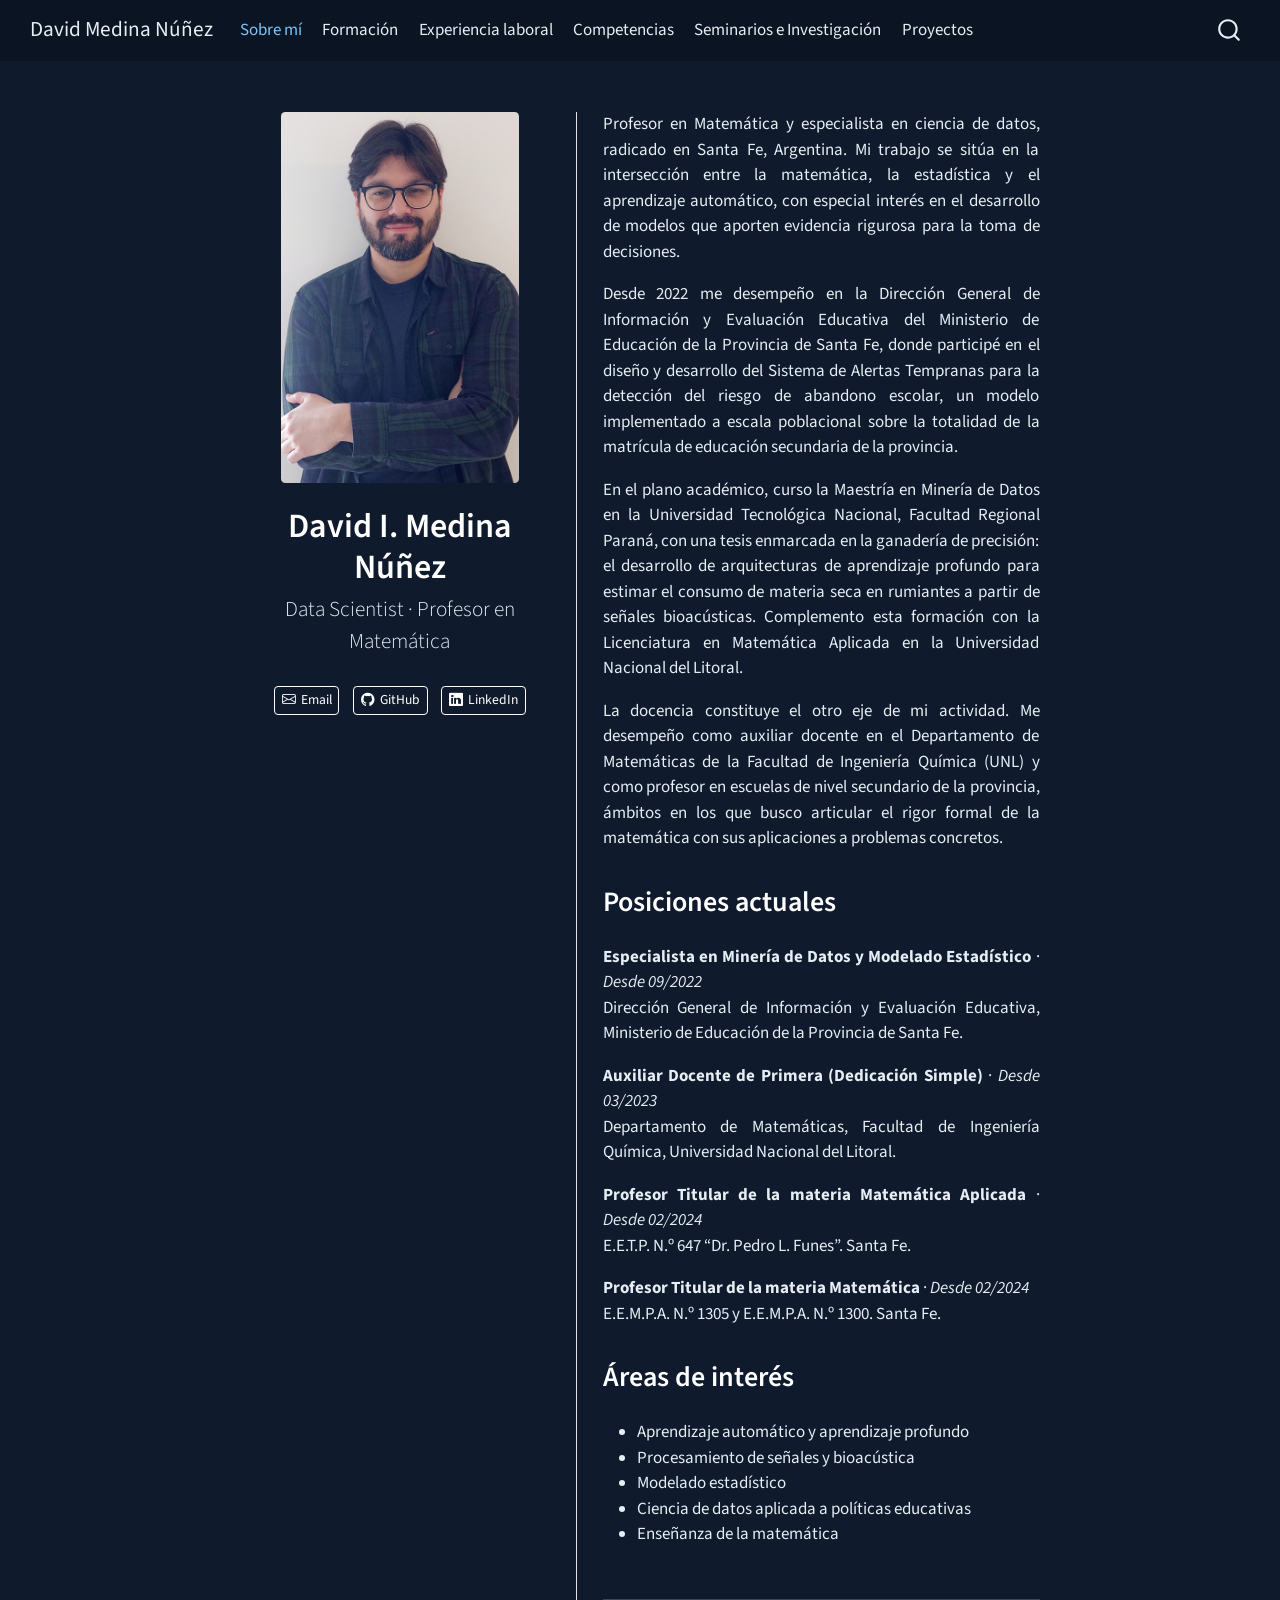
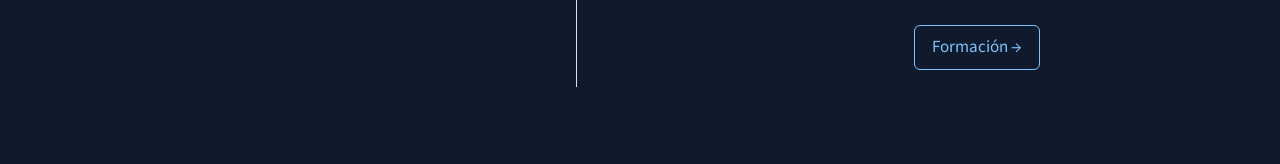
<file: docs/index.html>
<!DOCTYPE html>
<html xmlns="http://www.w3.org/1999/xhtml" lang="es" xml:lang="es"><head>

<meta charset="utf-8">
<meta name="generator" content="quarto-1.10.19">

<meta name="viewport" content="width=device-width, initial-scale=1.0, user-scalable=yes">


<title>David I. Medina Núñez – David Medina Núñez</title>
<style>
/* Default styles provided by pandoc.
** See https://pandoc.org/MANUAL.html#variables-for-html for config info.
*/
span.smallcaps{font-variant: small-caps;}
div.columns{display: flex; gap: 1.5em;}
div.column{flex: auto;}
@media screen {
div.columns{gap: min(4vw, 1.5em);}
div.column{overflow-x: auto;}
}
div.hanging-indent{margin-left: 1.5em; text-indent: -1.5em;}
ul.task-list{list-style: none;}
ul.task-list li input[type="checkbox"] {
  width: 0.8em;
  margin: 0 0.8em 0.2em -1em; /* quarto-specific, see https://github.com/quarto-dev/quarto-cli/issues/4556 */ 
  vertical-align: middle;
}
</style>


<script src="site_libs/quarto-nav/quarto-nav.js"></script>
<script src="site_libs/quarto-nav/headroom.min.js"></script>
<script src="site_libs/clipboard/clipboard.min.js"></script>
<script src="site_libs/quarto-search/autocomplete.umd.js"></script>
<script src="site_libs/quarto-search/fuse.min.js"></script>
<script src="site_libs/quarto-search/quarto-search.js"></script>
<meta name="quarto:offset" content="./">
<script src="site_libs/quarto-html/quarto.js" type="module"></script>
<script src="site_libs/quarto-html/tabsets/tabsets.js" type="module"></script>
<script src="site_libs/quarto-html/popper.min.js"></script>
<script src="site_libs/quarto-html/tippy.umd.min.js"></script>
<link href="site_libs/quarto-html/tippy.css" rel="stylesheet">
<link href="site_libs/quarto-html/quarto-syntax-highlighting-dark-b626d73c4c936ccc3cb08be7d45d1df6.css" rel="stylesheet" id="quarto-text-highlighting-styles">
<script src="site_libs/bootstrap/bootstrap.min.js"></script>
<link href="site_libs/bootstrap/bootstrap-icons.css" rel="stylesheet">
<link href="site_libs/bootstrap/bootstrap-1360b037adfafef43bda7f4658f6e883.min.css" rel="stylesheet" append-hash="true" id="quarto-bootstrap" data-mode="dark">
<script id="quarto-search-options" type="application/json">{
  "location": "navbar",
  "copy-button": false,
  "collapse-after": 3,
  "panel-placement": "end",
  "type": "overlay",
  "limit": 50,
  "keyboard-shortcut": [
    "f",
    "/",
    "s"
  ],
  "show-item-context": false,
  "language": {
    "search-no-results-text": "No se han encontrado resultados",
    "search-matching-documents-text": "documentos encontrados",
    "search-copy-link-title": "Copiar el enlace en la búsqueda",
    "search-hide-matches-text": "Ocultar resultados adicionales",
    "search-more-match-text": "resultado adicional en este documento",
    "search-more-matches-text": "resultados adicionales en este documento",
    "search-clear-button-title": "Borrar",
    "search-text-placeholder": "",
    "search-detached-cancel-button-title": "Cancelar",
    "search-submit-button-title": "Enviar",
    "search-label": "Buscar"
  }
}</script>


<link rel="stylesheet" href="styles.css">
</head>

<body class="nav-fixed fullcontent quarto-light">

<div id="quarto-search-results"></div>
  <header id="quarto-header" class="headroom fixed-top">
    <nav class="navbar navbar-expand-lg " data-bs-theme="dark">
      <div class="navbar-container container-fluid">
      <div class="navbar-brand-container mx-auto">
    <a class="navbar-brand" href="./index.html">
    <span class="navbar-title">David Medina Núñez</span>
    </a>
  </div>
            <div id="quarto-search" class="" title="Buscar"></div>
          <button class="navbar-toggler" type="button" data-bs-toggle="collapse" data-bs-target="#navbarCollapse" aria-controls="navbarCollapse" role="menu" aria-expanded="false" aria-label="Navegación de palanca" onclick="if (window.quartoToggleHeadroom) { window.quartoToggleHeadroom(); }">
  <span class="navbar-toggler-icon"></span>
</button>
          <div class="collapse navbar-collapse" id="navbarCollapse">
            <ul class="navbar-nav navbar-nav-scroll me-auto">
  <li class="nav-item">
    <a class="nav-link active" href="./index.html" aria-current="page"> 
<span class="menu-text">Sobre mí</span></a>
  </li>  
  <li class="nav-item">
    <a class="nav-link" href="./formacion.html"> 
<span class="menu-text">Formación</span></a>
  </li>  
  <li class="nav-item">
    <a class="nav-link" href="./experiencia.html"> 
<span class="menu-text">Experiencia laboral</span></a>
  </li>  
  <li class="nav-item">
    <a class="nav-link" href="./competencias.html"> 
<span class="menu-text">Competencias</span></a>
  </li>  
  <li class="nav-item">
    <a class="nav-link" href="./investigacion.html"> 
<span class="menu-text">Seminarios e Investigación</span></a>
  </li>  
  <li class="nav-item">
    <a class="nav-link" href="./proyectos.html"> 
<span class="menu-text">Proyectos</span></a>
  </li>  
</ul>
          </div> <!-- /navcollapse -->
            <div class="quarto-navbar-tools">
</div>
      </div> <!-- /container-fluid -->
    </nav>
</header>
<!-- content -->
<div id="quarto-content" class="quarto-container page-columns page-rows-contents page-layout-article page-navbar">
<!-- sidebar -->
<!-- margin-sidebar -->
    
<!-- main -->
<div class="quarto-about-trestles">
  <div class="about-entity">
    <img src="foto.png" class="about-image
  rounded " style="width: 14em;">
<header id="title-block-header" class="quarto-title-block default">
<div class="quarto-title">
<h1 class="title">David I. Medina Núñez</h1>
<p class="subtitle lead">Data Scientist · Profesor en Matemática</p>
</div>
<div class="quarto-title-meta">
  </div>
</header>
    <div class="about-links">
  <a href="mailto:davidmedinan@gmail.com" class="about-link" rel="" target="">
    <i class="bi bi-envelope"></i>
     <span class="about-link-text">Email</span>
  </a>
  <a href="https://github.com/davidmedinan" class="about-link" rel="" target="">
    <i class="bi bi-github"></i>
     <span class="about-link-text">GitHub</span>
  </a>
  <a href="https://www.linkedin.com/in/dimn" class="about-link" rel="" target="">
    <i class="bi bi-linkedin"></i>
     <span class="about-link-text">LinkedIn</span>
  </a>
</div>
  </div>
  <div class="about-contents"><main class="content" id="quarto-document-content">
<p>Profesor en Matemática y especialista en ciencia de datos, radicado en Santa Fe, Argentina. Mi trabajo se sitúa en la intersección entre la matemática, la estadística y el aprendizaje automático, con especial interés en el desarrollo de modelos que aporten evidencia rigurosa para la toma de decisiones.</p>
<p>Desde 2022 me desempeño en la Dirección General de Información y Evaluación Educativa del Ministerio de Educación de la Provincia de Santa Fe, donde participé en el diseño y desarrollo del Sistema de Alertas Tempranas para la detección del riesgo de abandono escolar, un modelo implementado a escala poblacional sobre la totalidad de la matrícula de educación secundaria de la provincia.</p>
<p>En el plano académico, curso la Maestría en Minería de Datos en la Universidad Tecnológica Nacional, Facultad Regional Paraná, con una tesis enmarcada en la ganadería de precisión: el desarrollo de arquitecturas de aprendizaje profundo para estimar el consumo de materia seca en rumiantes a partir de señales bioacústicas. Complemento esta formación con la Licenciatura en Matemática Aplicada en la Universidad Nacional del Litoral.</p>
<p>La docencia constituye el otro eje de mi actividad. Me desempeño como auxiliar docente en el Departamento de Matemáticas de la Facultad de Ingeniería Química (UNL) y como profesor en escuelas de nivel secundario de la provincia, ámbitos en los que busco articular el rigor formal de la matemática con sus aplicaciones a problemas concretos.</p>
<section id="posiciones-actuales" class="level2">
<h2 data-anchor-id="posiciones-actuales">Posiciones actuales</h2>
<p><strong>Especialista en Minería de Datos y Modelado Estadístico</strong> · <em>Desde 09/2022</em><br>
Dirección General de Información y Evaluación Educativa, Ministerio de Educación de la Provincia de Santa Fe.</p>
<p><strong>Auxiliar Docente de Primera (Dedicación Simple)</strong> · <em>Desde 03/2023</em><br>
Departamento de Matemáticas, Facultad de Ingeniería Química, Universidad Nacional del Litoral.</p>
<p><strong>Profesor Titular de la materia Matemática Aplicada</strong> · <em>Desde 02/2024</em><br>
E.E.T.P. N.º 647 “Dr.&nbsp;Pedro L. Funes”. Santa Fe.</p>
<p><strong>Profesor Titular de la materia Matemática</strong> · <em>Desde 02/2024</em><br>
E.E.M.P.A. N.º 1305 y E.E.M.P.A. N.º 1300. Santa Fe.</p>
</section>
<section id="áreas-de-interés" class="level2">
<h2 data-anchor-id="áreas-de-interés">Áreas de interés</h2>
<ul>
<li>Aprendizaje automático y aprendizaje profundo</li>
<li>Procesamiento de señales y bioacústica</li>
<li>Modelado estadístico</li>
<li>Ciencia de datos aplicada a políticas educativas</li>
<li>Enseñanza de la matemática</li>
</ul>
<div class="nav-paginas">
<div class="siguiente">
<p><a href="./formacion.html">Formación →</a></p>
</div>
</div>


</section>
</main></div>
</div>
 <!-- /main -->
<script id="quarto-html-after-body" type="application/javascript">
  window.document.addEventListener("DOMContentLoaded", function (event) {
    const isCodeAnnotation = (el) => {
      for (const clz of el.classList) {
        if (clz.startsWith('code-annotation-')) {                     
          return true;
        }
      }
      return false;
    }
    const onCopySuccess = function(e) {
      // button target
      const button = e.trigger;
      // don't keep focus
      button.blur();
      // flash "checked"
      button.classList.add('code-copy-button-checked');
      var currentTitle = button.getAttribute("title");
      button.setAttribute("title", "Copiado");
      let tooltip;
      if (window.bootstrap) {
        button.setAttribute("data-bs-toggle", "tooltip");
        button.setAttribute("data-bs-placement", "left");
        button.setAttribute("data-bs-title", "Copiado");
        tooltip = new bootstrap.Tooltip(button, 
          { trigger: "manual", 
            customClass: "code-copy-button-tooltip",
            offset: [0, -8]});
        tooltip.show();    
      }
      setTimeout(function() {
        if (tooltip) {
          tooltip.hide();
          button.removeAttribute("data-bs-title");
          button.removeAttribute("data-bs-toggle");
          button.removeAttribute("data-bs-placement");
        }
        button.setAttribute("title", currentTitle);
        button.classList.remove('code-copy-button-checked');
      }, 1000);
      // clear code selection
      e.clearSelection();
    }
    const getTextToCopy = function(trigger) {
      const outerScaffold = trigger.parentElement.cloneNode(true);
      const codeEl = outerScaffold.querySelector('code');
      for (const childEl of codeEl.children) {
        if (isCodeAnnotation(childEl)) {
          childEl.remove();
        }
      }
      return codeEl.innerText;
    }
    const clipboard = new window.ClipboardJS('.code-copy-button:not([data-in-quarto-modal])', {
      text: getTextToCopy
    });
    clipboard.on('success', onCopySuccess);
    if (window.document.getElementById('quarto-embedded-source-code-modal')) {
      const clipboardModal = new window.ClipboardJS('.code-copy-button[data-in-quarto-modal]', {
        text: getTextToCopy,
        container: window.document.getElementById('quarto-embedded-source-code-modal')
      });
      clipboardModal.on('success', onCopySuccess);
    }
      var localhostRegex = new RegExp(/^(?:http|https):\/\/localhost\:?[0-9]*\//);
      var mailtoRegex = new RegExp(/^mailto:/);
        var filterRegex = new RegExp('/' + window.location.host + '/');
      var isInternal = (href) => {
          return filterRegex.test(href) || localhostRegex.test(href) || mailtoRegex.test(href);
      }
      // Inspect non-navigation links and adorn them if external
     var links = window.document.querySelectorAll('a[href]:not(.nav-link):not(.navbar-brand):not(.toc-action):not(.sidebar-link):not(.sidebar-item-toggle):not(.pagination-link):not(.no-external):not([aria-hidden]):not(.dropdown-item):not(.quarto-navigation-tool):not(.about-link)');
      for (var i=0; i<links.length; i++) {
        const link = links[i];
        if (!isInternal(link.href)) {
          // undo the damage that might have been done by quarto-nav.js in the case of
          // links that we want to consider external
          if (link.dataset.originalHref !== undefined) {
            link.href = link.dataset.originalHref;
          }
        }
      }
    function tippyHover(el, contentFn, onTriggerFn, onUntriggerFn) {
      const config = {
        allowHTML: true,
        maxWidth: 500,
        delay: 100,
        arrow: false,
        appendTo: function(el) {
            return el.parentElement;
        },
        interactive: true,
        interactiveBorder: 10,
        theme: 'quarto',
        placement: 'bottom-start',
      };
      if (contentFn) {
        config.content = contentFn;
      }
      if (onTriggerFn) {
        config.onTrigger = onTriggerFn;
      }
      if (onUntriggerFn) {
        config.onUntrigger = onUntriggerFn;
      }
      window.tippy(el, config); 
    }
    const noterefs = window.document.querySelectorAll('a[role="doc-noteref"]');
    for (var i=0; i<noterefs.length; i++) {
      const ref = noterefs[i];
      tippyHover(ref, function() {
        // use id or data attribute instead here
        let href = ref.getAttribute('data-footnote-href') || ref.getAttribute('href');
        try { href = new URL(href).hash; } catch {}
        const id = href.replace(/^#\/?/, "");
        const note = window.document.getElementById(id);
        if (note) {
          return note.innerHTML;
        } else {
          return "";
        }
      });
    }
    const xrefs = window.document.querySelectorAll('a.quarto-xref');
    const processXRef = (id, note) => {
      // Strip column container classes
      const stripColumnClz = (el) => {
        el.classList.remove("page-full", "page-columns");
        if (el.children) {
          for (const child of el.children) {
            stripColumnClz(child);
          }
        }
      }
      stripColumnClz(note)
      if (id === null || id.startsWith('sec-')) {
        // Special case sections, only their first couple elements
        const container = document.createElement("div");
        if (note.children && note.children.length > 2) {
          container.appendChild(note.children[0].cloneNode(true));
          for (let i = 1; i < note.children.length; i++) {
            const child = note.children[i];
            if (child.tagName === "P" && child.innerText === "") {
              continue;
            } else {
              container.appendChild(child.cloneNode(true));
              break;
            }
          }
          if (window.Quarto?.typesetMath) {
            window.Quarto.typesetMath(container);
          }
          return container.innerHTML
        } else {
          if (window.Quarto?.typesetMath) {
            window.Quarto.typesetMath(note);
          }
          return note.innerHTML;
        }
      } else {
        // Remove any anchor links if they are present
        const anchorLink = note.querySelector('a.anchorjs-link');
        if (anchorLink) {
          anchorLink.remove();
        }
        if (window.Quarto?.typesetMath) {
          window.Quarto.typesetMath(note);
        }
        if (note.classList.contains("callout")) {
          return note.outerHTML;
        } else {
          return note.innerHTML;
        }
      }
    }
    for (var i=0; i<xrefs.length; i++) {
      const xref = xrefs[i];
      tippyHover(xref, undefined, function(instance) {
        instance.disable();
        let url = xref.getAttribute('href');
        let hash = undefined; 
        if (url.startsWith('#')) {
          hash = url;
        } else {
          try { hash = new URL(url).hash; } catch {}
        }
        if (hash) {
          const id = hash.replace(/^#\/?/, "");
          const note = window.document.getElementById(id);
          if (note !== null) {
            try {
              const html = processXRef(id, note.cloneNode(true));
              instance.setContent(html);
            } finally {
              instance.enable();
              instance.show();
            }
          } else {
            // See if we can fetch this
            fetch(url.split('#')[0])
            .then(res => res.text())
            .then(html => {
              const parser = new DOMParser();
              const htmlDoc = parser.parseFromString(html, "text/html");
              const note = htmlDoc.getElementById(id);
              if (note !== null) {
                const html = processXRef(id, note);
                instance.setContent(html);
              } 
            }).finally(() => {
              instance.enable();
              instance.show();
            });
          }
        } else {
          // See if we can fetch a full url (with no hash to target)
          // This is a special case and we should probably do some content thinning / targeting
          fetch(url)
          .then(res => res.text())
          .then(html => {
            const parser = new DOMParser();
            const htmlDoc = parser.parseFromString(html, "text/html");
            const note = htmlDoc.querySelector('main.content');
            if (note !== null) {
              // This should only happen for chapter cross references
              // (since there is no id in the URL)
              // remove the first header
              if (note.children.length > 0 && note.children[0].tagName === "HEADER") {
                note.children[0].remove();
              }
              const html = processXRef(null, note);
              instance.setContent(html);
            } 
          }).finally(() => {
            instance.enable();
            instance.show();
          });
        }
      }, function(instance) {
      });
    }
        let selectedAnnoteEl;
        const selectorForAnnotation = ( cell, annotation) => {
          let cellAttr = 'data-code-cell="' + cell + '"';
          let lineAttr = 'data-code-annotation="' +  annotation + '"';
          const selector = 'span[' + cellAttr + '][' + lineAttr + ']';
          return selector;
        }
        const selectCodeLines = (annoteEl) => {
          const doc = window.document;
          const targetCell = annoteEl.getAttribute("data-target-cell");
          const targetAnnotation = annoteEl.getAttribute("data-target-annotation");
          const annoteSpan = window.document.querySelector(selectorForAnnotation(targetCell, targetAnnotation));
          const lines = annoteSpan.getAttribute("data-code-lines").split(",");
          const lineIds = lines.map((line) => {
            return targetCell + "-" + line;
          })
          let top = null;
          let height = null;
          let parent = null;
          if (lineIds.length > 0) {
              //compute the position of the single el (top and bottom and make a div)
              const el = window.document.getElementById(lineIds[0]);
              top = el.offsetTop;
              height = el.offsetHeight;
              parent = el.parentElement.parentElement;
            if (lineIds.length > 1) {
              const lastEl = window.document.getElementById(lineIds[lineIds.length - 1]);
              const bottom = lastEl.offsetTop + lastEl.offsetHeight;
              height = bottom - top;
            }
            if (top !== null && height !== null && parent !== null) {
              // cook up a div (if necessary) and position it 
              let div = window.document.getElementById("code-annotation-line-highlight");
              if (div === null) {
                div = window.document.createElement("div");
                div.setAttribute("id", "code-annotation-line-highlight");
                div.style.position = 'absolute';
                parent.appendChild(div);
              }
              div.style.top = top - 2 + "px";
              div.style.height = height + 4 + "px";
              div.style.left = 0;
              let gutterDiv = window.document.getElementById("code-annotation-line-highlight-gutter");
              if (gutterDiv === null) {
                gutterDiv = window.document.createElement("div");
                gutterDiv.setAttribute("id", "code-annotation-line-highlight-gutter");
                gutterDiv.style.position = 'absolute';
                const codeCell = window.document.getElementById(targetCell);
                const gutter = codeCell.querySelector('.code-annotation-gutter');
                gutter.appendChild(gutterDiv);
              }
              gutterDiv.style.top = top - 2 + "px";
              gutterDiv.style.height = height + 4 + "px";
            }
            selectedAnnoteEl = annoteEl;
          }
        };
        const unselectCodeLines = () => {
          const elementsIds = ["code-annotation-line-highlight", "code-annotation-line-highlight-gutter"];
          elementsIds.forEach((elId) => {
            const div = window.document.getElementById(elId);
            if (div) {
              div.remove();
            }
          });
          selectedAnnoteEl = undefined;
        };
          // Handle positioning of the toggle
      window.addEventListener(
        "resize",
        throttle(() => {
          elRect = undefined;
          if (selectedAnnoteEl) {
            selectCodeLines(selectedAnnoteEl);
          }
        }, 10)
      );
      function throttle(fn, ms) {
      let throttle = false;
      let timer;
        return (...args) => {
          if(!throttle) { // first call gets through
              fn.apply(this, args);
              throttle = true;
          } else { // all the others get throttled
              if(timer) clearTimeout(timer); // cancel #2
              timer = setTimeout(() => {
                fn.apply(this, args);
                timer = throttle = false;
              }, ms);
          }
        };
      }
        // Attach click handler to the DT
        const annoteDls = window.document.querySelectorAll('dt[data-target-cell]');
        for (const annoteDlNode of annoteDls) {
          annoteDlNode.addEventListener('click', (event) => {
            const clickedEl = event.target;
            if (clickedEl !== selectedAnnoteEl) {
              unselectCodeLines();
              const activeEl = window.document.querySelector('dt[data-target-cell].code-annotation-active');
              if (activeEl) {
                activeEl.classList.remove('code-annotation-active');
              }
              selectCodeLines(clickedEl);
              clickedEl.classList.add('code-annotation-active');
            } else {
              // Unselect the line
              unselectCodeLines();
              clickedEl.classList.remove('code-annotation-active');
            }
          });
        }
    const findCites = (el) => {
      const parentEl = el.parentElement;
      if (parentEl) {
        const cites = parentEl.dataset.cites;
        if (cites) {
          return {
            el,
            cites: cites.split(' ')
          };
        } else {
          return findCites(el.parentElement)
        }
      } else {
        return undefined;
      }
    };
    var bibliorefs = window.document.querySelectorAll('a[role="doc-biblioref"]');
    for (var i=0; i<bibliorefs.length; i++) {
      const ref = bibliorefs[i];
      const citeInfo = findCites(ref);
      if (citeInfo) {
        tippyHover(citeInfo.el, function() {
          var popup = window.document.createElement('div');
          citeInfo.cites.forEach(function(cite) {
            var citeDiv = window.document.createElement('div');
            citeDiv.classList.add('hanging-indent');
            citeDiv.classList.add('csl-entry');
            var biblioDiv = window.document.getElementById('ref-' + cite);
            if (biblioDiv) {
              citeDiv.innerHTML = biblioDiv.innerHTML;
            }
            popup.appendChild(citeDiv);
          });
          return popup.innerHTML;
        });
      }
    }
  });
  </script>
</div> <!-- /content -->




</body></html>
</file>
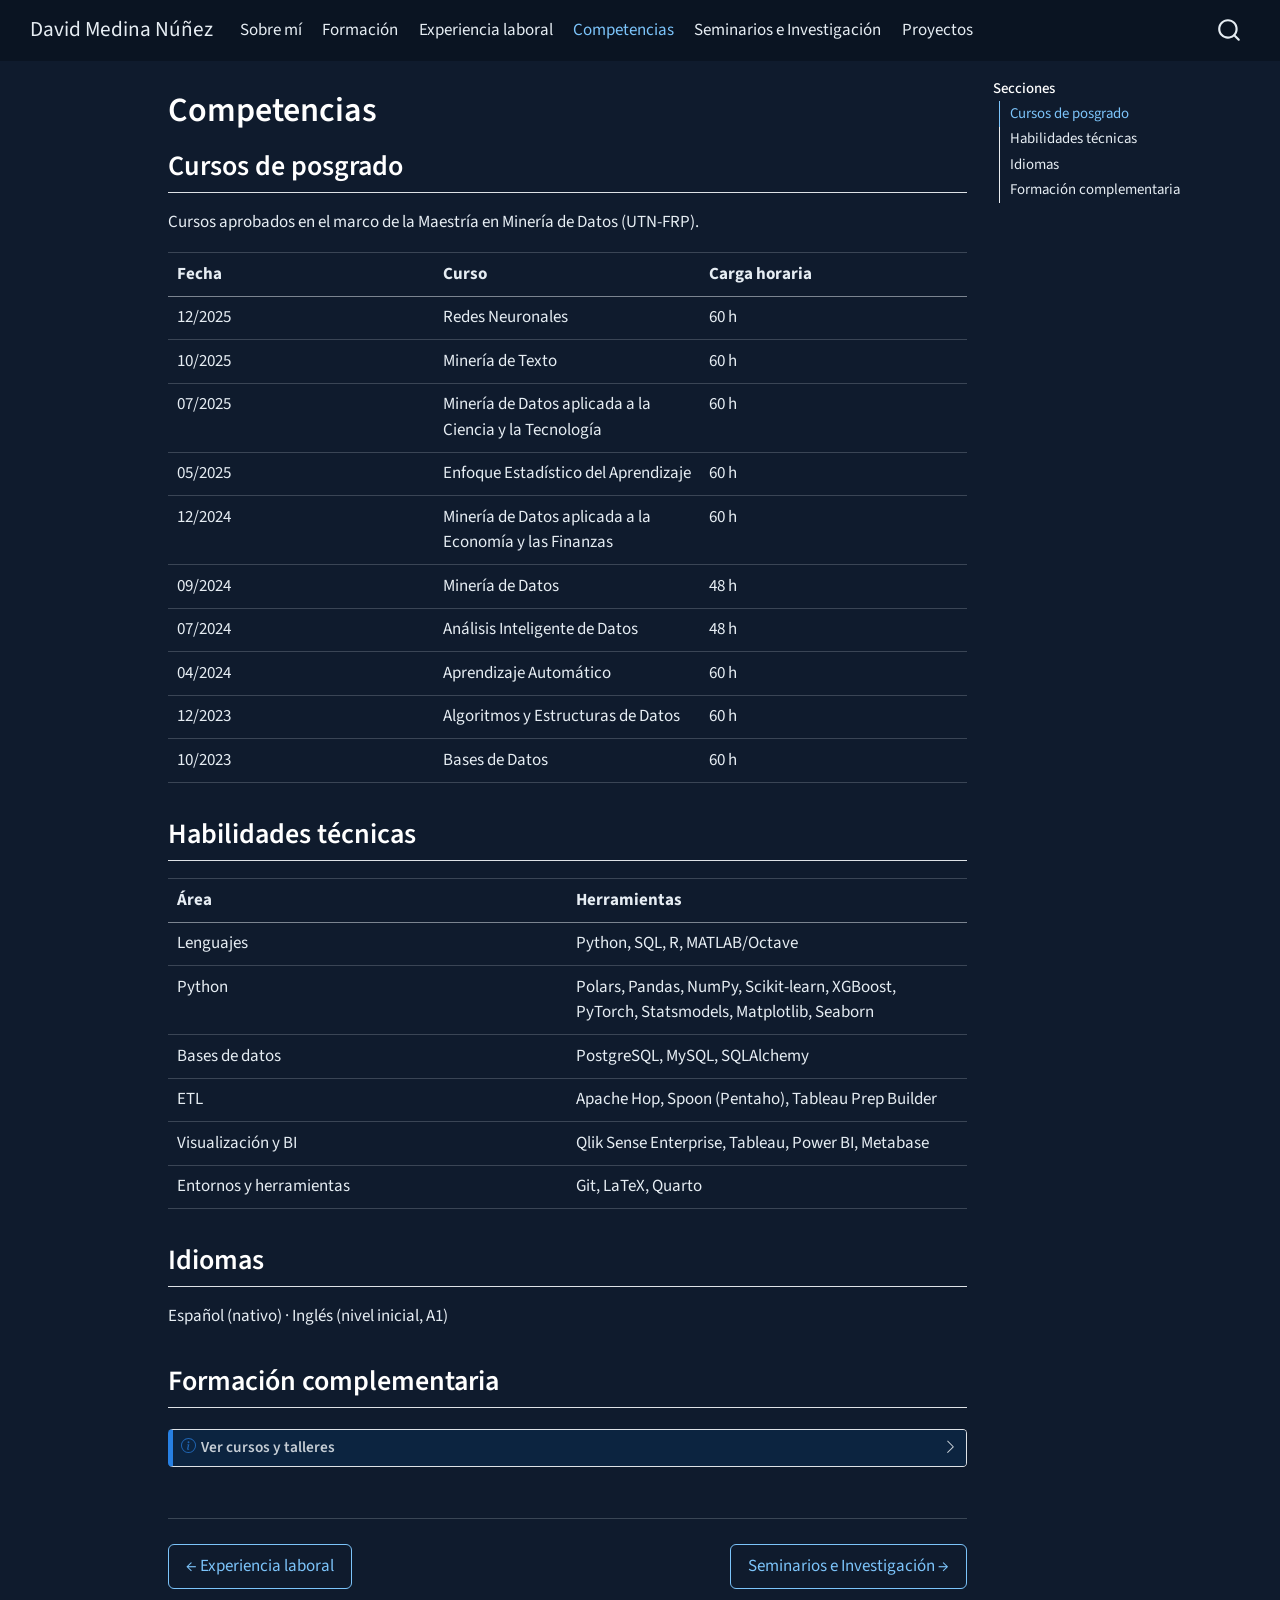
<file: docs/competencias.html>
<!DOCTYPE html>
<html xmlns="http://www.w3.org/1999/xhtml" lang="es" xml:lang="es"><head>

<meta charset="utf-8">
<meta name="generator" content="quarto-1.10.19">

<meta name="viewport" content="width=device-width, initial-scale=1.0, user-scalable=yes">


<title>Competencias – David Medina Núñez</title>
<style>
/* Default styles provided by pandoc.
** See https://pandoc.org/MANUAL.html#variables-for-html for config info.
*/
span.smallcaps{font-variant: small-caps;}
div.columns{display: flex; gap: 1.5em;}
div.column{flex: auto;}
@media screen {
div.columns{gap: min(4vw, 1.5em);}
div.column{overflow-x: auto;}
}
div.hanging-indent{margin-left: 1.5em; text-indent: -1.5em;}
ul.task-list{list-style: none;}
ul.task-list li input[type="checkbox"] {
  width: 0.8em;
  margin: 0 0.8em 0.2em -1em; /* quarto-specific, see https://github.com/quarto-dev/quarto-cli/issues/4556 */ 
  vertical-align: middle;
}
</style>


<script src="site_libs/quarto-nav/quarto-nav.js"></script>
<script src="site_libs/quarto-nav/headroom.min.js"></script>
<script src="site_libs/clipboard/clipboard.min.js"></script>
<script src="site_libs/quarto-search/autocomplete.umd.js"></script>
<script src="site_libs/quarto-search/fuse.min.js"></script>
<script src="site_libs/quarto-search/quarto-search.js"></script>
<meta name="quarto:offset" content="./">
<script src="site_libs/quarto-html/quarto.js" type="module"></script>
<script src="site_libs/quarto-html/tabsets/tabsets.js" type="module"></script>
<script src="site_libs/quarto-html/popper.min.js"></script>
<script src="site_libs/quarto-html/tippy.umd.min.js"></script>
<script src="site_libs/quarto-html/anchor.min.js"></script>
<link href="site_libs/quarto-html/tippy.css" rel="stylesheet">
<link href="site_libs/quarto-html/quarto-syntax-highlighting-dark-b626d73c4c936ccc3cb08be7d45d1df6.css" rel="stylesheet" id="quarto-text-highlighting-styles">
<script src="site_libs/bootstrap/bootstrap.min.js"></script>
<link href="site_libs/bootstrap/bootstrap-icons.css" rel="stylesheet">
<link href="site_libs/bootstrap/bootstrap-1360b037adfafef43bda7f4658f6e883.min.css" rel="stylesheet" append-hash="true" id="quarto-bootstrap" data-mode="dark">
<script id="quarto-search-options" type="application/json">{
  "location": "navbar",
  "copy-button": false,
  "collapse-after": 3,
  "panel-placement": "end",
  "type": "overlay",
  "limit": 50,
  "keyboard-shortcut": [
    "f",
    "/",
    "s"
  ],
  "show-item-context": false,
  "language": {
    "search-no-results-text": "No se han encontrado resultados",
    "search-matching-documents-text": "documentos encontrados",
    "search-copy-link-title": "Copiar el enlace en la búsqueda",
    "search-hide-matches-text": "Ocultar resultados adicionales",
    "search-more-match-text": "resultado adicional en este documento",
    "search-more-matches-text": "resultados adicionales en este documento",
    "search-clear-button-title": "Borrar",
    "search-text-placeholder": "",
    "search-detached-cancel-button-title": "Cancelar",
    "search-submit-button-title": "Enviar",
    "search-label": "Buscar"
  }
}</script>


<link rel="stylesheet" href="styles.css">
</head>

<body class="nav-fixed quarto-light">

<div id="quarto-search-results"></div>
  <header id="quarto-header" class="headroom fixed-top">
    <nav class="navbar navbar-expand-lg " data-bs-theme="dark">
      <div class="navbar-container container-fluid">
      <div class="navbar-brand-container mx-auto">
    <a class="navbar-brand" href="./index.html">
    <span class="navbar-title">David Medina Núñez</span>
    </a>
  </div>
            <div id="quarto-search" class="" title="Buscar"></div>
          <button class="navbar-toggler" type="button" data-bs-toggle="collapse" data-bs-target="#navbarCollapse" aria-controls="navbarCollapse" role="menu" aria-expanded="false" aria-label="Navegación de palanca" onclick="if (window.quartoToggleHeadroom) { window.quartoToggleHeadroom(); }">
  <span class="navbar-toggler-icon"></span>
</button>
          <div class="collapse navbar-collapse" id="navbarCollapse">
            <ul class="navbar-nav navbar-nav-scroll me-auto">
  <li class="nav-item">
    <a class="nav-link" href="./index.html"> 
<span class="menu-text">Sobre mí</span></a>
  </li>  
  <li class="nav-item">
    <a class="nav-link" href="./formacion.html"> 
<span class="menu-text">Formación</span></a>
  </li>  
  <li class="nav-item">
    <a class="nav-link" href="./experiencia.html"> 
<span class="menu-text">Experiencia laboral</span></a>
  </li>  
  <li class="nav-item">
    <a class="nav-link active" href="./competencias.html" aria-current="page"> 
<span class="menu-text">Competencias</span></a>
  </li>  
  <li class="nav-item">
    <a class="nav-link" href="./investigacion.html"> 
<span class="menu-text">Seminarios e Investigación</span></a>
  </li>  
  <li class="nav-item">
    <a class="nav-link" href="./proyectos.html"> 
<span class="menu-text">Proyectos</span></a>
  </li>  
</ul>
          </div> <!-- /navcollapse -->
            <div class="quarto-navbar-tools">
</div>
      </div> <!-- /container-fluid -->
    </nav>
</header>
<!-- content -->
<div id="quarto-content" class="quarto-container page-columns page-rows-contents page-layout-article page-navbar">
<!-- sidebar -->
<!-- margin-sidebar -->
    <div id="quarto-margin-sidebar" class="sidebar margin-sidebar">
        <nav id="TOC" role="doc-toc" class="toc-active">
    <h2 id="toc-title">Secciones</h2>
   
  <ul>
  <li><a href="#cursos-de-posgrado" id="toc-cursos-de-posgrado" class="nav-link active" data-scroll-target="#cursos-de-posgrado">Cursos de posgrado</a></li>
  <li><a href="#habilidades-técnicas" id="toc-habilidades-técnicas" class="nav-link" data-scroll-target="#habilidades-técnicas">Habilidades técnicas</a></li>
  <li><a href="#idiomas" id="toc-idiomas" class="nav-link" data-scroll-target="#idiomas">Idiomas</a></li>
  <li><a href="#formación-complementaria" id="toc-formación-complementaria" class="nav-link" data-scroll-target="#formación-complementaria">Formación complementaria</a></li>
  </ul>
</nav>
    </div>
<!-- main -->
<main class="content" id="quarto-document-content">

<header id="title-block-header" class="quarto-title-block default">
<div class="quarto-title">
<h1 class="title">Competencias</h1>
</div>



<div class="quarto-title-meta">

    
  
    
  </div>
  


</header>


<section id="cursos-de-posgrado" class="level2">
<h2 class="anchored" data-anchor-id="cursos-de-posgrado">Cursos de posgrado</h2>
<p>Cursos aprobados en el marco de la Maestría en Minería de Datos (UTN-FRP).</p>
<table class="caption-top table">
<colgroup>
<col style="width: 33%">
<col style="width: 33%">
<col style="width: 33%">
</colgroup>
<thead>
<tr class="header">
<th>Fecha</th>
<th>Curso</th>
<th>Carga horaria</th>
</tr>
</thead>
<tbody>
<tr class="odd">
<td>12/2025</td>
<td>Redes Neuronales</td>
<td>60 h</td>
</tr>
<tr class="even">
<td>10/2025</td>
<td>Minería de Texto</td>
<td>60 h</td>
</tr>
<tr class="odd">
<td>07/2025</td>
<td>Minería de Datos aplicada a la Ciencia y la Tecnología</td>
<td>60 h</td>
</tr>
<tr class="even">
<td>05/2025</td>
<td>Enfoque Estadístico del Aprendizaje</td>
<td>60 h</td>
</tr>
<tr class="odd">
<td>12/2024</td>
<td>Minería de Datos aplicada a la Economía y las Finanzas</td>
<td>60 h</td>
</tr>
<tr class="even">
<td>09/2024</td>
<td>Minería de Datos</td>
<td>48 h</td>
</tr>
<tr class="odd">
<td>07/2024</td>
<td>Análisis Inteligente de Datos</td>
<td>48 h</td>
</tr>
<tr class="even">
<td>04/2024</td>
<td>Aprendizaje Automático</td>
<td>60 h</td>
</tr>
<tr class="odd">
<td>12/2023</td>
<td>Algoritmos y Estructuras de Datos</td>
<td>60 h</td>
</tr>
<tr class="even">
<td>10/2023</td>
<td>Bases de Datos</td>
<td>60 h</td>
</tr>
</tbody>
</table>
</section>
<section id="habilidades-técnicas" class="level2">
<h2 class="anchored" data-anchor-id="habilidades-técnicas">Habilidades técnicas</h2>
<table class="caption-top table">
<colgroup>
<col style="width: 50%">
<col style="width: 50%">
</colgroup>
<thead>
<tr class="header">
<th>Área</th>
<th>Herramientas</th>
</tr>
</thead>
<tbody>
<tr class="odd">
<td>Lenguajes</td>
<td>Python, SQL, R, MATLAB/Octave</td>
</tr>
<tr class="even">
<td>Python</td>
<td>Polars, Pandas, NumPy, Scikit-learn, XGBoost, PyTorch, Statsmodels, Matplotlib, Seaborn</td>
</tr>
<tr class="odd">
<td>Bases de datos</td>
<td>PostgreSQL, MySQL, SQLAlchemy</td>
</tr>
<tr class="even">
<td>ETL</td>
<td>Apache Hop, Spoon (Pentaho), Tableau Prep Builder</td>
</tr>
<tr class="odd">
<td>Visualización y BI</td>
<td>Qlik Sense Enterprise, Tableau, Power BI, Metabase</td>
</tr>
<tr class="even">
<td>Entornos y herramientas</td>
<td>Git, LaTeX, Quarto</td>
</tr>
</tbody>
</table>
</section>
<section id="idiomas" class="level2">
<h2 class="anchored" data-anchor-id="idiomas">Idiomas</h2>
<p>Español (nativo) · Inglés (nivel inicial, A1)</p>
</section>
<section id="formación-complementaria" class="level2">
<h2 class="anchored" data-anchor-id="formación-complementaria">Formación complementaria</h2>
<div class="callout callout-style-default callout-note callout-titled" title="Ver cursos y talleres">
<div class="callout-header d-flex align-content-center collapsed" data-bs-toggle="collapse" data-bs-target=".callout-1-contents" aria-controls="callout-1" aria-expanded="false" aria-label="Toggle callout">
<div class="callout-icon-container">
<i class="callout-icon"></i>
</div>
<div class="callout-title-container flex-fill">
<span class="screen-reader-only">Nota</span>Ver cursos y talleres
</div>
<div class="callout-btn-toggle d-inline-block border-0 py-1 ps-1 pe-0 float-end"><i class="callout-toggle"></i></div>
</div>
<div id="callout-1" class="callout-1-contents callout-collapse collapse">
<div class="callout-body-container callout-body">
<p><strong>Con aprobación</strong></p>
<ul>
<li><em>Data Analytics</em>. CODERHOUSE, 2023. 60 h.</li>
<li><em>SQL</em>. CODERHOUSE, 2023. 50 h - 13 semanas.</li>
<li><em>Programación en Python</em>. Escuela de Ciencia y Tecnología, Universidad Nacional de San Martín (ECyT-UNSAM), 2021. 96 h.</li>
<li><em>Alfabetización Digital</em>, Seminarios I, II y III. Ministerio de Educación de la Provincia de Santa Fe, 2021. 40 h cada uno.</li>
<li><em>Reflexiones en torno al Álgebra y las Funciones y su enseñanza</em>. Programa Nacional de Formación Permanente “Nuestra Escuela”, 2017. 60 h.</li>
<li><em>Aplicación del software Mathematica como recurso didáctico para la enseñanza del cálculo</em>. FCEQyN, UNaM, 2013. 50 h.</li>
<li><em>Inducción y Combinatoria</em>. FCEQyN, UNaM, 2012. 80 h.</li>
<li><em>Recursos informáticos para el análisis estadístico: análisis estadístico con InfoStat</em>. Facultad de Ciencias Económicas, UNaM, 2010. 24 h.</li>
</ul>
<p><strong>Con asistencia</strong></p>
<ul>
<li><em>Programación con Python</em>. Centro Redes, Unidad Asociada al CONICET, 2021. 60 h.</li>
<li>Cursos breves en la Reunión Anual de la Unión Matemática Argentina, 2020: <em>Piedra, papel y probabilidades</em>; <em>Criterios para el diseño de buenos problemas que incluyen el uso de TIC</em>; <em>Cómo repartir cuando no hay suficiente</em>; <em>El teorema de los grafos perfectos</em>; <em>Soluciones viscosas</em>; <em>Sobre la enseñanza de la interpretación de textos matemáticos</em>.</li>
<li>Cursos breves en la Reunión Anual de la Unión Matemática Argentina, UNL, 2015: <em>Introducción a la lógica algebraica</em>; <em>Análisis isogeométrico</em>; <em>Introducción a los problemas inversos</em>.</li>
<li><em>¿Qué son los grupos cooperativos de aprendizaje?</em>. FCEQyN, UNaM, 2012.</li>
</ul>
</div>
</div>
</div>
<div class="nav-paginas">
<div class="anterior">
<p><a href="./experiencia.html">← Experiencia laboral</a></p>
</div>
<div class="siguiente">
<p><a href="./investigacion.html">Seminarios e Investigación →</a></p>
</div>
</div>


</section>

</main> <!-- /main -->
<script id="quarto-html-after-body" type="application/javascript">
  window.document.addEventListener("DOMContentLoaded", function (event) {
    const icon = "";
    const anchorJS = new window.AnchorJS();
    anchorJS.options = {
      placement: 'right',
      icon: icon
    };
    anchorJS.add('.anchored');
    const isCodeAnnotation = (el) => {
      for (const clz of el.classList) {
        if (clz.startsWith('code-annotation-')) {                     
          return true;
        }
      }
      return false;
    }
    const onCopySuccess = function(e) {
      // button target
      const button = e.trigger;
      // don't keep focus
      button.blur();
      // flash "checked"
      button.classList.add('code-copy-button-checked');
      var currentTitle = button.getAttribute("title");
      button.setAttribute("title", "Copiado");
      let tooltip;
      if (window.bootstrap) {
        button.setAttribute("data-bs-toggle", "tooltip");
        button.setAttribute("data-bs-placement", "left");
        button.setAttribute("data-bs-title", "Copiado");
        tooltip = new bootstrap.Tooltip(button, 
          { trigger: "manual", 
            customClass: "code-copy-button-tooltip",
            offset: [0, -8]});
        tooltip.show();    
      }
      setTimeout(function() {
        if (tooltip) {
          tooltip.hide();
          button.removeAttribute("data-bs-title");
          button.removeAttribute("data-bs-toggle");
          button.removeAttribute("data-bs-placement");
        }
        button.setAttribute("title", currentTitle);
        button.classList.remove('code-copy-button-checked');
      }, 1000);
      // clear code selection
      e.clearSelection();
    }
    const getTextToCopy = function(trigger) {
      const outerScaffold = trigger.parentElement.cloneNode(true);
      const codeEl = outerScaffold.querySelector('code');
      for (const childEl of codeEl.children) {
        if (isCodeAnnotation(childEl)) {
          childEl.remove();
        }
      }
      return codeEl.innerText;
    }
    const clipboard = new window.ClipboardJS('.code-copy-button:not([data-in-quarto-modal])', {
      text: getTextToCopy
    });
    clipboard.on('success', onCopySuccess);
    if (window.document.getElementById('quarto-embedded-source-code-modal')) {
      const clipboardModal = new window.ClipboardJS('.code-copy-button[data-in-quarto-modal]', {
        text: getTextToCopy,
        container: window.document.getElementById('quarto-embedded-source-code-modal')
      });
      clipboardModal.on('success', onCopySuccess);
    }
      var localhostRegex = new RegExp(/^(?:http|https):\/\/localhost\:?[0-9]*\//);
      var mailtoRegex = new RegExp(/^mailto:/);
        var filterRegex = new RegExp('/' + window.location.host + '/');
      var isInternal = (href) => {
          return filterRegex.test(href) || localhostRegex.test(href) || mailtoRegex.test(href);
      }
      // Inspect non-navigation links and adorn them if external
     var links = window.document.querySelectorAll('a[href]:not(.nav-link):not(.navbar-brand):not(.toc-action):not(.sidebar-link):not(.sidebar-item-toggle):not(.pagination-link):not(.no-external):not([aria-hidden]):not(.dropdown-item):not(.quarto-navigation-tool):not(.about-link)');
      for (var i=0; i<links.length; i++) {
        const link = links[i];
        if (!isInternal(link.href)) {
          // undo the damage that might have been done by quarto-nav.js in the case of
          // links that we want to consider external
          if (link.dataset.originalHref !== undefined) {
            link.href = link.dataset.originalHref;
          }
        }
      }
    function tippyHover(el, contentFn, onTriggerFn, onUntriggerFn) {
      const config = {
        allowHTML: true,
        maxWidth: 500,
        delay: 100,
        arrow: false,
        appendTo: function(el) {
            return el.parentElement;
        },
        interactive: true,
        interactiveBorder: 10,
        theme: 'quarto',
        placement: 'bottom-start',
      };
      if (contentFn) {
        config.content = contentFn;
      }
      if (onTriggerFn) {
        config.onTrigger = onTriggerFn;
      }
      if (onUntriggerFn) {
        config.onUntrigger = onUntriggerFn;
      }
      window.tippy(el, config); 
    }
    const noterefs = window.document.querySelectorAll('a[role="doc-noteref"]');
    for (var i=0; i<noterefs.length; i++) {
      const ref = noterefs[i];
      tippyHover(ref, function() {
        // use id or data attribute instead here
        let href = ref.getAttribute('data-footnote-href') || ref.getAttribute('href');
        try { href = new URL(href).hash; } catch {}
        const id = href.replace(/^#\/?/, "");
        const note = window.document.getElementById(id);
        if (note) {
          return note.innerHTML;
        } else {
          return "";
        }
      });
    }
    const xrefs = window.document.querySelectorAll('a.quarto-xref');
    const processXRef = (id, note) => {
      // Strip column container classes
      const stripColumnClz = (el) => {
        el.classList.remove("page-full", "page-columns");
        if (el.children) {
          for (const child of el.children) {
            stripColumnClz(child);
          }
        }
      }
      stripColumnClz(note)
      if (id === null || id.startsWith('sec-')) {
        // Special case sections, only their first couple elements
        const container = document.createElement("div");
        if (note.children && note.children.length > 2) {
          container.appendChild(note.children[0].cloneNode(true));
          for (let i = 1; i < note.children.length; i++) {
            const child = note.children[i];
            if (child.tagName === "P" && child.innerText === "") {
              continue;
            } else {
              container.appendChild(child.cloneNode(true));
              break;
            }
          }
          if (window.Quarto?.typesetMath) {
            window.Quarto.typesetMath(container);
          }
          return container.innerHTML
        } else {
          if (window.Quarto?.typesetMath) {
            window.Quarto.typesetMath(note);
          }
          return note.innerHTML;
        }
      } else {
        // Remove any anchor links if they are present
        const anchorLink = note.querySelector('a.anchorjs-link');
        if (anchorLink) {
          anchorLink.remove();
        }
        if (window.Quarto?.typesetMath) {
          window.Quarto.typesetMath(note);
        }
        if (note.classList.contains("callout")) {
          return note.outerHTML;
        } else {
          return note.innerHTML;
        }
      }
    }
    for (var i=0; i<xrefs.length; i++) {
      const xref = xrefs[i];
      tippyHover(xref, undefined, function(instance) {
        instance.disable();
        let url = xref.getAttribute('href');
        let hash = undefined; 
        if (url.startsWith('#')) {
          hash = url;
        } else {
          try { hash = new URL(url).hash; } catch {}
        }
        if (hash) {
          const id = hash.replace(/^#\/?/, "");
          const note = window.document.getElementById(id);
          if (note !== null) {
            try {
              const html = processXRef(id, note.cloneNode(true));
              instance.setContent(html);
            } finally {
              instance.enable();
              instance.show();
            }
          } else {
            // See if we can fetch this
            fetch(url.split('#')[0])
            .then(res => res.text())
            .then(html => {
              const parser = new DOMParser();
              const htmlDoc = parser.parseFromString(html, "text/html");
              const note = htmlDoc.getElementById(id);
              if (note !== null) {
                const html = processXRef(id, note);
                instance.setContent(html);
              } 
            }).finally(() => {
              instance.enable();
              instance.show();
            });
          }
        } else {
          // See if we can fetch a full url (with no hash to target)
          // This is a special case and we should probably do some content thinning / targeting
          fetch(url)
          .then(res => res.text())
          .then(html => {
            const parser = new DOMParser();
            const htmlDoc = parser.parseFromString(html, "text/html");
            const note = htmlDoc.querySelector('main.content');
            if (note !== null) {
              // This should only happen for chapter cross references
              // (since there is no id in the URL)
              // remove the first header
              if (note.children.length > 0 && note.children[0].tagName === "HEADER") {
                note.children[0].remove();
              }
              const html = processXRef(null, note);
              instance.setContent(html);
            } 
          }).finally(() => {
            instance.enable();
            instance.show();
          });
        }
      }, function(instance) {
      });
    }
        let selectedAnnoteEl;
        const selectorForAnnotation = ( cell, annotation) => {
          let cellAttr = 'data-code-cell="' + cell + '"';
          let lineAttr = 'data-code-annotation="' +  annotation + '"';
          const selector = 'span[' + cellAttr + '][' + lineAttr + ']';
          return selector;
        }
        const selectCodeLines = (annoteEl) => {
          const doc = window.document;
          const targetCell = annoteEl.getAttribute("data-target-cell");
          const targetAnnotation = annoteEl.getAttribute("data-target-annotation");
          const annoteSpan = window.document.querySelector(selectorForAnnotation(targetCell, targetAnnotation));
          const lines = annoteSpan.getAttribute("data-code-lines").split(",");
          const lineIds = lines.map((line) => {
            return targetCell + "-" + line;
          })
          let top = null;
          let height = null;
          let parent = null;
          if (lineIds.length > 0) {
              //compute the position of the single el (top and bottom and make a div)
              const el = window.document.getElementById(lineIds[0]);
              top = el.offsetTop;
              height = el.offsetHeight;
              parent = el.parentElement.parentElement;
            if (lineIds.length > 1) {
              const lastEl = window.document.getElementById(lineIds[lineIds.length - 1]);
              const bottom = lastEl.offsetTop + lastEl.offsetHeight;
              height = bottom - top;
            }
            if (top !== null && height !== null && parent !== null) {
              // cook up a div (if necessary) and position it 
              let div = window.document.getElementById("code-annotation-line-highlight");
              if (div === null) {
                div = window.document.createElement("div");
                div.setAttribute("id", "code-annotation-line-highlight");
                div.style.position = 'absolute';
                parent.appendChild(div);
              }
              div.style.top = top - 2 + "px";
              div.style.height = height + 4 + "px";
              div.style.left = 0;
              let gutterDiv = window.document.getElementById("code-annotation-line-highlight-gutter");
              if (gutterDiv === null) {
                gutterDiv = window.document.createElement("div");
                gutterDiv.setAttribute("id", "code-annotation-line-highlight-gutter");
                gutterDiv.style.position = 'absolute';
                const codeCell = window.document.getElementById(targetCell);
                const gutter = codeCell.querySelector('.code-annotation-gutter');
                gutter.appendChild(gutterDiv);
              }
              gutterDiv.style.top = top - 2 + "px";
              gutterDiv.style.height = height + 4 + "px";
            }
            selectedAnnoteEl = annoteEl;
          }
        };
        const unselectCodeLines = () => {
          const elementsIds = ["code-annotation-line-highlight", "code-annotation-line-highlight-gutter"];
          elementsIds.forEach((elId) => {
            const div = window.document.getElementById(elId);
            if (div) {
              div.remove();
            }
          });
          selectedAnnoteEl = undefined;
        };
          // Handle positioning of the toggle
      window.addEventListener(
        "resize",
        throttle(() => {
          elRect = undefined;
          if (selectedAnnoteEl) {
            selectCodeLines(selectedAnnoteEl);
          }
        }, 10)
      );
      function throttle(fn, ms) {
      let throttle = false;
      let timer;
        return (...args) => {
          if(!throttle) { // first call gets through
              fn.apply(this, args);
              throttle = true;
          } else { // all the others get throttled
              if(timer) clearTimeout(timer); // cancel #2
              timer = setTimeout(() => {
                fn.apply(this, args);
                timer = throttle = false;
              }, ms);
          }
        };
      }
        // Attach click handler to the DT
        const annoteDls = window.document.querySelectorAll('dt[data-target-cell]');
        for (const annoteDlNode of annoteDls) {
          annoteDlNode.addEventListener('click', (event) => {
            const clickedEl = event.target;
            if (clickedEl !== selectedAnnoteEl) {
              unselectCodeLines();
              const activeEl = window.document.querySelector('dt[data-target-cell].code-annotation-active');
              if (activeEl) {
                activeEl.classList.remove('code-annotation-active');
              }
              selectCodeLines(clickedEl);
              clickedEl.classList.add('code-annotation-active');
            } else {
              // Unselect the line
              unselectCodeLines();
              clickedEl.classList.remove('code-annotation-active');
            }
          });
        }
    const findCites = (el) => {
      const parentEl = el.parentElement;
      if (parentEl) {
        const cites = parentEl.dataset.cites;
        if (cites) {
          return {
            el,
            cites: cites.split(' ')
          };
        } else {
          return findCites(el.parentElement)
        }
      } else {
        return undefined;
      }
    };
    var bibliorefs = window.document.querySelectorAll('a[role="doc-biblioref"]');
    for (var i=0; i<bibliorefs.length; i++) {
      const ref = bibliorefs[i];
      const citeInfo = findCites(ref);
      if (citeInfo) {
        tippyHover(citeInfo.el, function() {
          var popup = window.document.createElement('div');
          citeInfo.cites.forEach(function(cite) {
            var citeDiv = window.document.createElement('div');
            citeDiv.classList.add('hanging-indent');
            citeDiv.classList.add('csl-entry');
            var biblioDiv = window.document.getElementById('ref-' + cite);
            if (biblioDiv) {
              citeDiv.innerHTML = biblioDiv.innerHTML;
            }
            popup.appendChild(citeDiv);
          });
          return popup.innerHTML;
        });
      }
    }
  });
  </script>
</div> <!-- /content -->




</body></html>
</file>
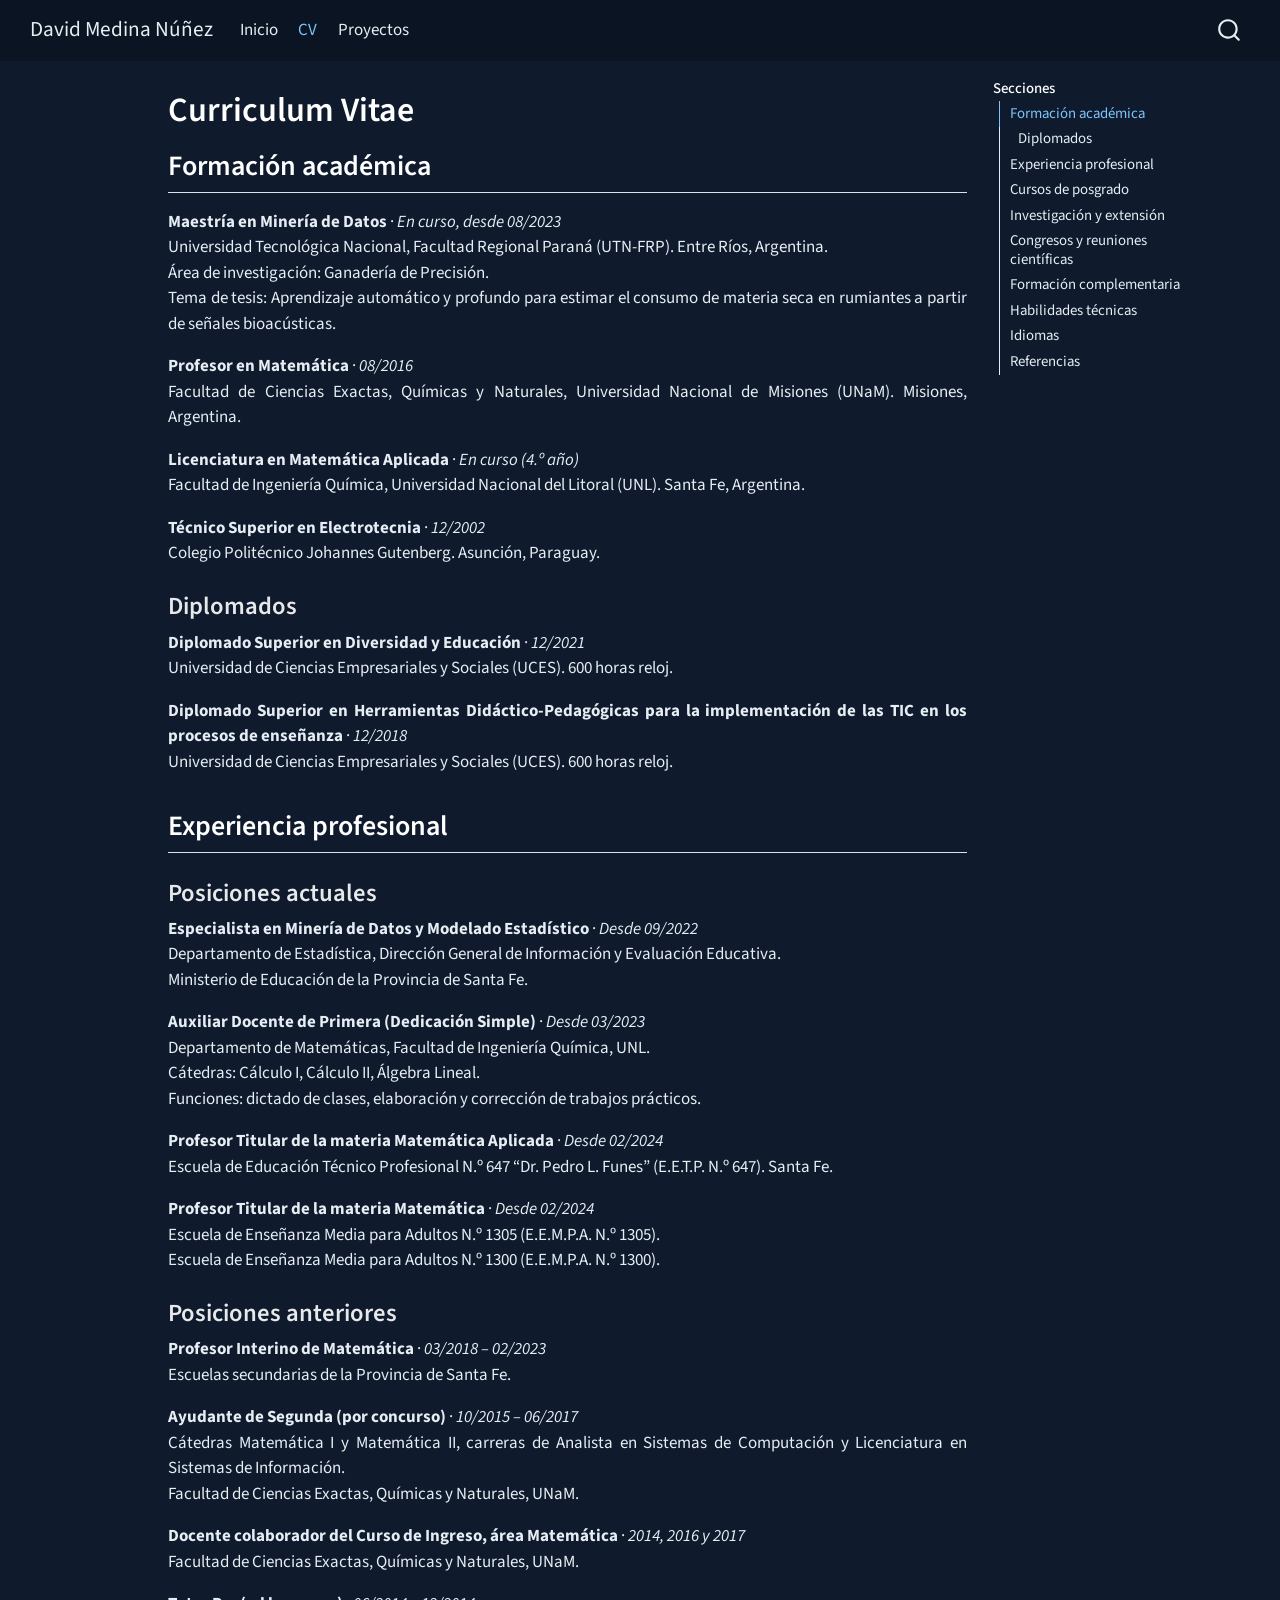
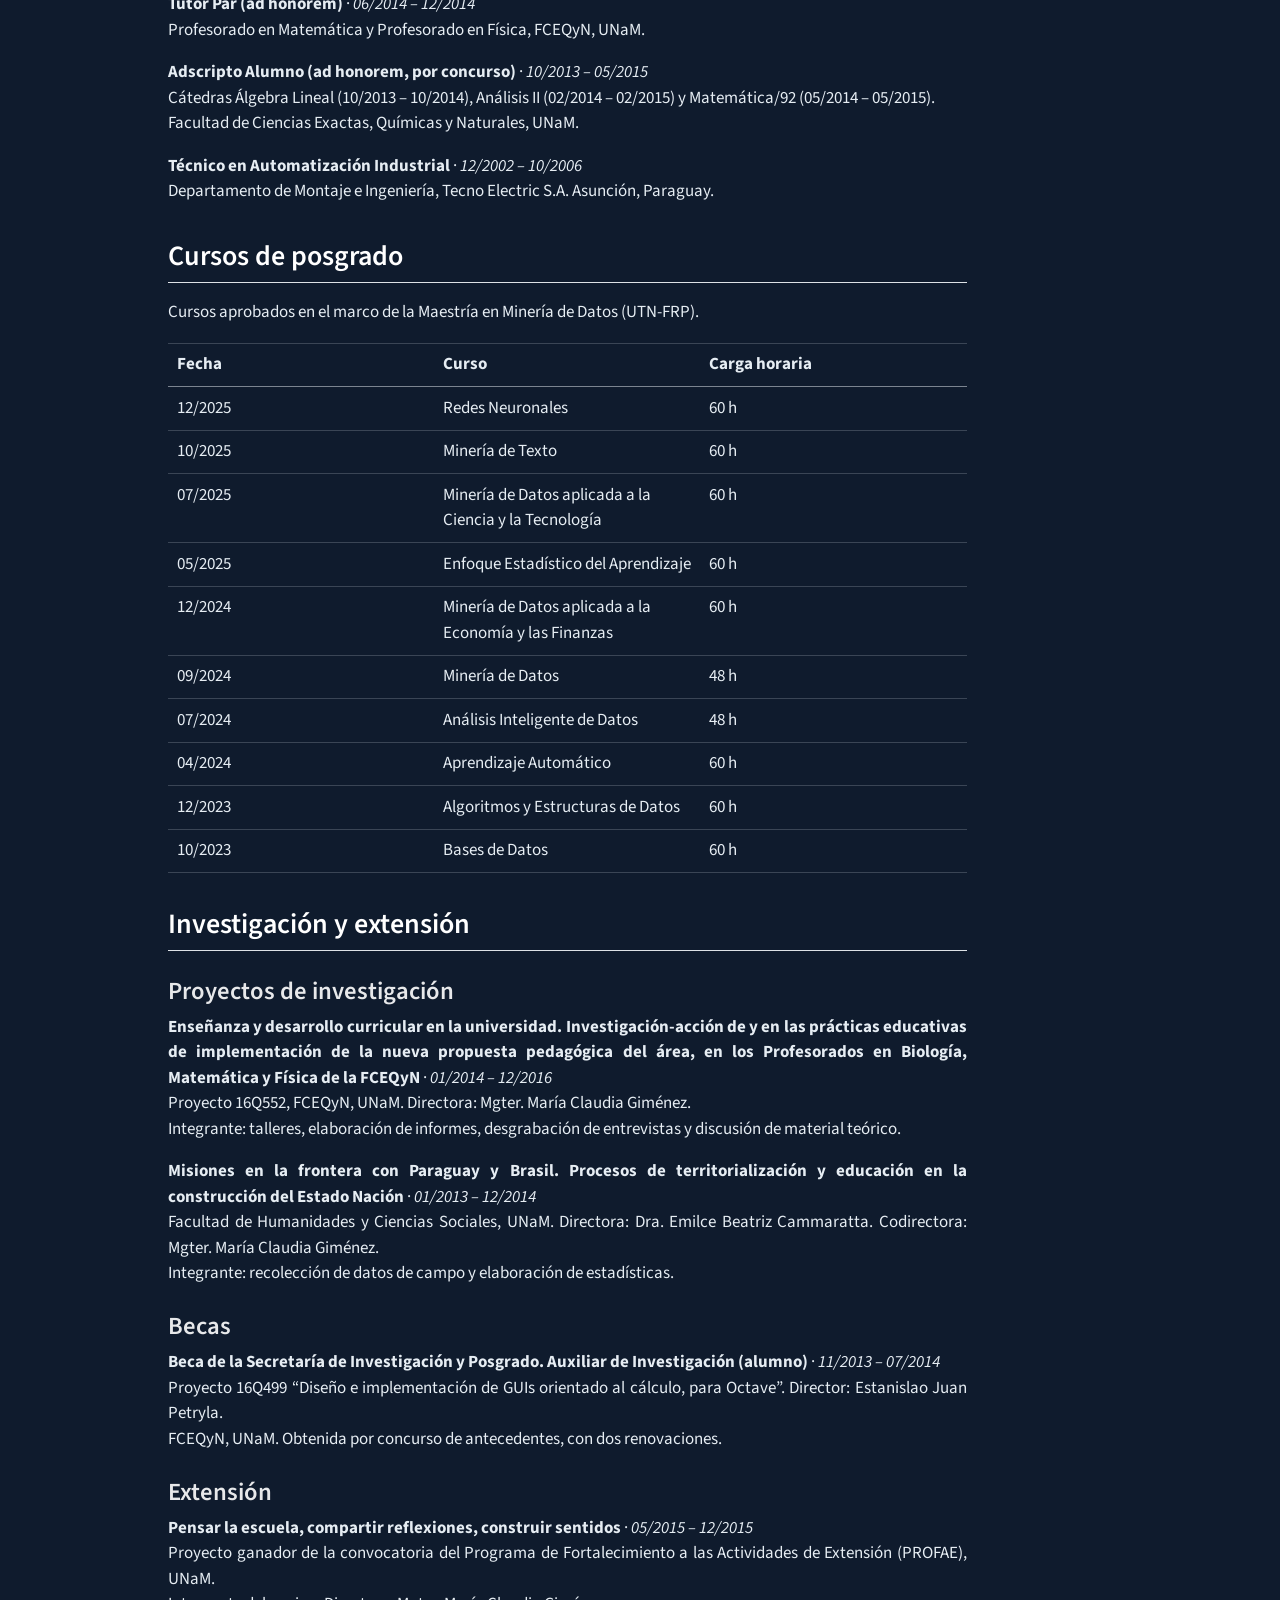
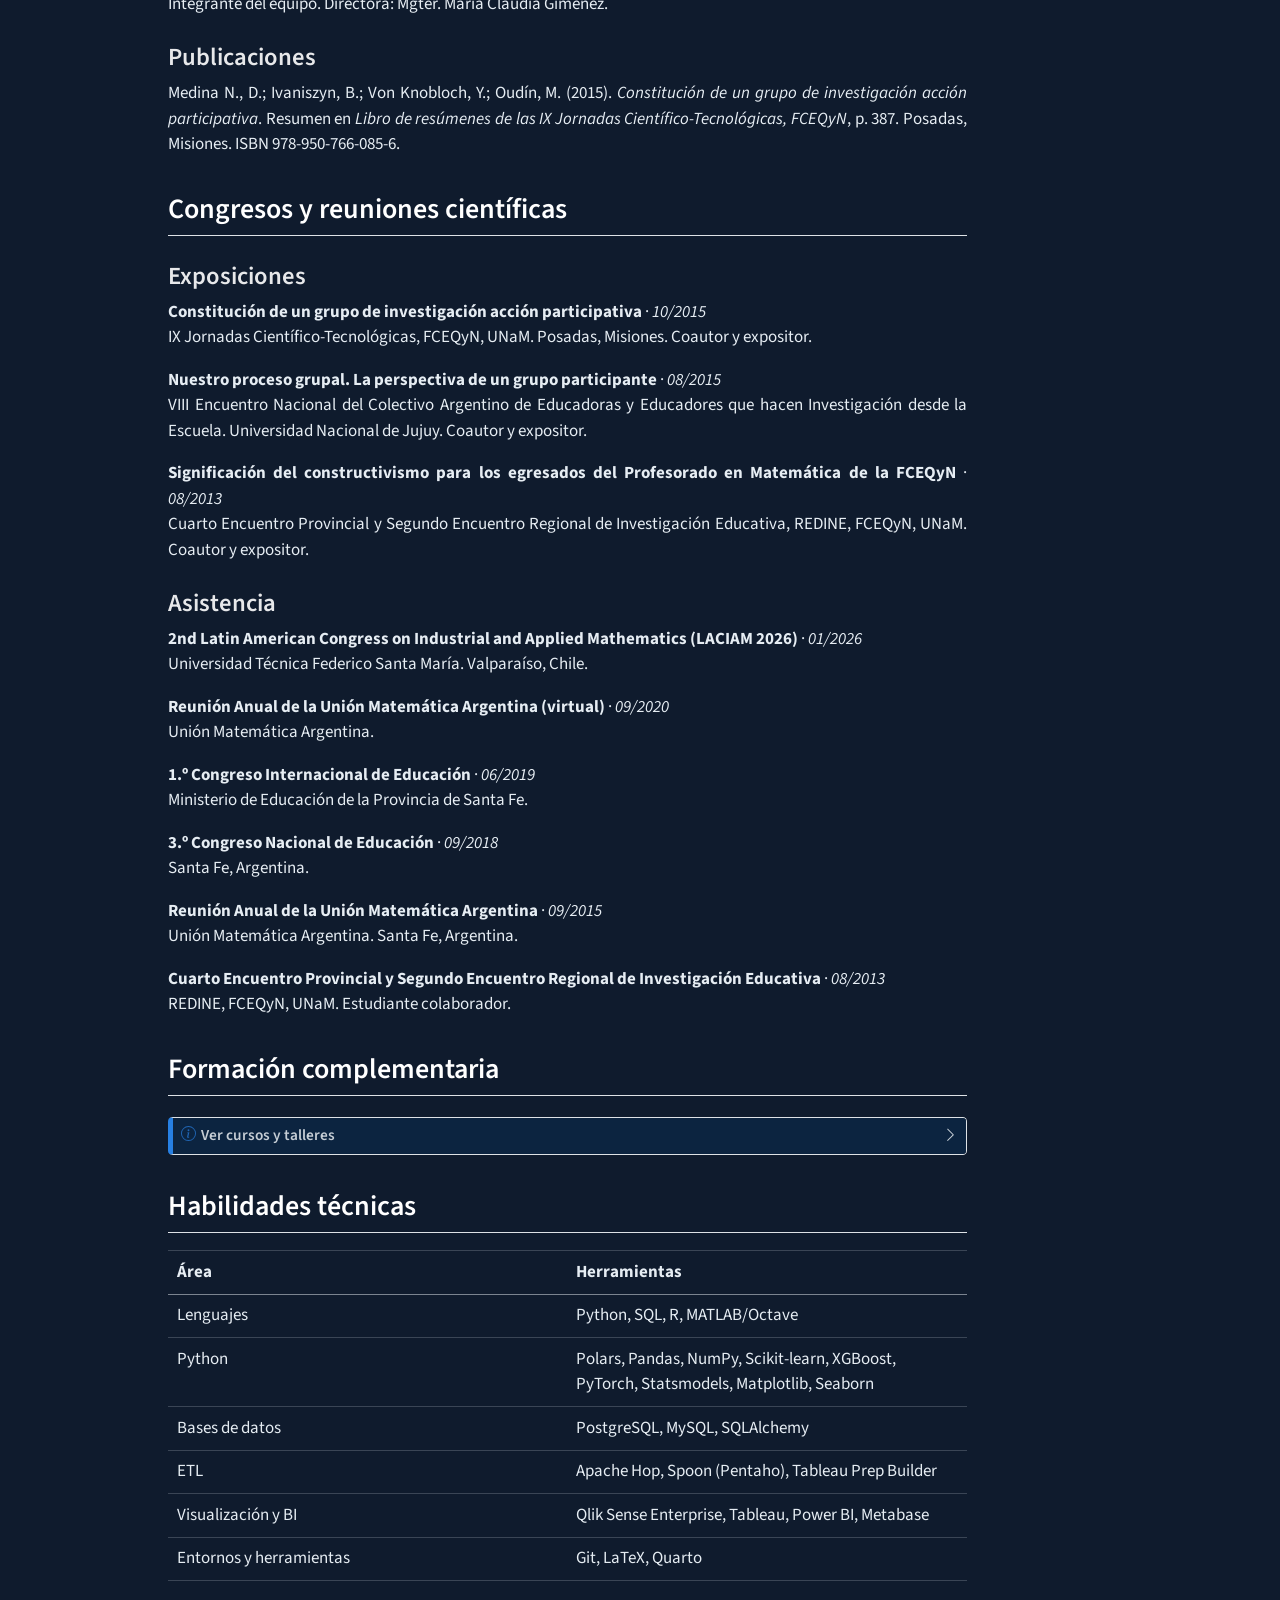
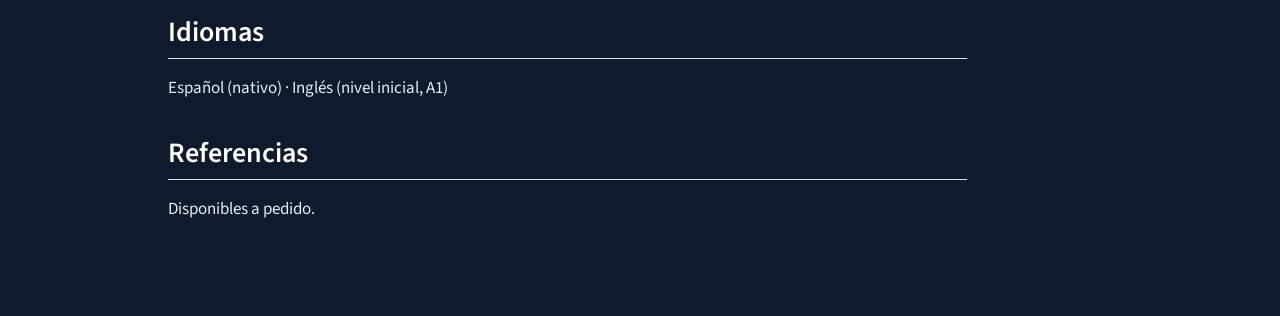
<file: docs/cv.html>
<!DOCTYPE html>
<html xmlns="http://www.w3.org/1999/xhtml" lang="es" xml:lang="es"><head>

<meta charset="utf-8">
<meta name="generator" content="quarto-1.10.19">

<meta name="viewport" content="width=device-width, initial-scale=1.0, user-scalable=yes">


<title>Curriculum Vitae – David Medina Núñez</title>
<style>
/* Default styles provided by pandoc.
** See https://pandoc.org/MANUAL.html#variables-for-html for config info.
*/
span.smallcaps{font-variant: small-caps;}
div.columns{display: flex; gap: 1.5em;}
div.column{flex: auto;}
@media screen {
div.columns{gap: min(4vw, 1.5em);}
div.column{overflow-x: auto;}
}
div.hanging-indent{margin-left: 1.5em; text-indent: -1.5em;}
ul.task-list{list-style: none;}
ul.task-list li input[type="checkbox"] {
  width: 0.8em;
  margin: 0 0.8em 0.2em -1em; /* quarto-specific, see https://github.com/quarto-dev/quarto-cli/issues/4556 */ 
  vertical-align: middle;
}
</style>


<script src="site_libs/quarto-nav/quarto-nav.js"></script>
<script src="site_libs/quarto-nav/headroom.min.js"></script>
<script src="site_libs/clipboard/clipboard.min.js"></script>
<script src="site_libs/quarto-search/autocomplete.umd.js"></script>
<script src="site_libs/quarto-search/fuse.min.js"></script>
<script src="site_libs/quarto-search/quarto-search.js"></script>
<meta name="quarto:offset" content="./">
<script src="site_libs/quarto-html/quarto.js" type="module"></script>
<script src="site_libs/quarto-html/tabsets/tabsets.js" type="module"></script>
<script src="site_libs/quarto-html/popper.min.js"></script>
<script src="site_libs/quarto-html/tippy.umd.min.js"></script>
<script src="site_libs/quarto-html/anchor.min.js"></script>
<link href="site_libs/quarto-html/tippy.css" rel="stylesheet">
<link href="site_libs/quarto-html/quarto-syntax-highlighting-dark-b626d73c4c936ccc3cb08be7d45d1df6.css" rel="stylesheet" id="quarto-text-highlighting-styles">
<script src="site_libs/bootstrap/bootstrap.min.js"></script>
<link href="site_libs/bootstrap/bootstrap-icons.css" rel="stylesheet">
<link href="site_libs/bootstrap/bootstrap-1360b037adfafef43bda7f4658f6e883.min.css" rel="stylesheet" append-hash="true" id="quarto-bootstrap" data-mode="dark">
<script id="quarto-search-options" type="application/json">{
  "location": "navbar",
  "copy-button": false,
  "collapse-after": 3,
  "panel-placement": "end",
  "type": "overlay",
  "limit": 50,
  "keyboard-shortcut": [
    "f",
    "/",
    "s"
  ],
  "show-item-context": false,
  "language": {
    "search-no-results-text": "No se han encontrado resultados",
    "search-matching-documents-text": "documentos encontrados",
    "search-copy-link-title": "Copiar el enlace en la búsqueda",
    "search-hide-matches-text": "Ocultar resultados adicionales",
    "search-more-match-text": "resultado adicional en este documento",
    "search-more-matches-text": "resultados adicionales en este documento",
    "search-clear-button-title": "Borrar",
    "search-text-placeholder": "",
    "search-detached-cancel-button-title": "Cancelar",
    "search-submit-button-title": "Enviar",
    "search-label": "Buscar"
  }
}</script>


<link rel="stylesheet" href="styles.css">
</head>

<body class="nav-fixed quarto-light">

<div id="quarto-search-results"></div>
  <header id="quarto-header" class="headroom fixed-top">
    <nav class="navbar navbar-expand-lg " data-bs-theme="dark">
      <div class="navbar-container container-fluid">
      <div class="navbar-brand-container mx-auto">
    <a class="navbar-brand" href="./index.html">
    <span class="navbar-title">David Medina Núñez</span>
    </a>
  </div>
            <div id="quarto-search" class="" title="Buscar"></div>
          <button class="navbar-toggler" type="button" data-bs-toggle="collapse" data-bs-target="#navbarCollapse" aria-controls="navbarCollapse" role="menu" aria-expanded="false" aria-label="Navegación de palanca" onclick="if (window.quartoToggleHeadroom) { window.quartoToggleHeadroom(); }">
  <span class="navbar-toggler-icon"></span>
</button>
          <div class="collapse navbar-collapse" id="navbarCollapse">
            <ul class="navbar-nav navbar-nav-scroll me-auto">
  <li class="nav-item">
    <a class="nav-link" href="./index.html"> 
<span class="menu-text">Inicio</span></a>
  </li>  
  <li class="nav-item">
    <a class="nav-link active" href="./cv.html" aria-current="page"> 
<span class="menu-text">CV</span></a>
  </li>  
  <li class="nav-item">
    <a class="nav-link" href="./proyectos.html"> 
<span class="menu-text">Proyectos</span></a>
  </li>  
</ul>
          </div> <!-- /navcollapse -->
            <div class="quarto-navbar-tools">
</div>
      </div> <!-- /container-fluid -->
    </nav>
</header>
<!-- content -->
<div id="quarto-content" class="quarto-container page-columns page-rows-contents page-layout-article page-navbar">
<!-- sidebar -->
<!-- margin-sidebar -->
    <div id="quarto-margin-sidebar" class="sidebar margin-sidebar">
        <nav id="TOC" role="doc-toc" class="toc-active">
    <h2 id="toc-title">Secciones</h2>
   
  <ul>
  <li><a href="#formación-académica" id="toc-formación-académica" class="nav-link active" data-scroll-target="#formación-académica">Formación académica</a>
  <ul class="collapse">
  <li><a href="#diplomados" id="toc-diplomados" class="nav-link" data-scroll-target="#diplomados">Diplomados</a></li>
  </ul></li>
  <li><a href="#experiencia-profesional" id="toc-experiencia-profesional" class="nav-link" data-scroll-target="#experiencia-profesional">Experiencia profesional</a>
  <ul class="collapse">
  <li><a href="#posiciones-actuales" id="toc-posiciones-actuales" class="nav-link" data-scroll-target="#posiciones-actuales">Posiciones actuales</a></li>
  <li><a href="#posiciones-anteriores" id="toc-posiciones-anteriores" class="nav-link" data-scroll-target="#posiciones-anteriores">Posiciones anteriores</a></li>
  </ul></li>
  <li><a href="#cursos-de-posgrado" id="toc-cursos-de-posgrado" class="nav-link" data-scroll-target="#cursos-de-posgrado">Cursos de posgrado</a></li>
  <li><a href="#investigación-y-extensión" id="toc-investigación-y-extensión" class="nav-link" data-scroll-target="#investigación-y-extensión">Investigación y extensión</a>
  <ul class="collapse">
  <li><a href="#proyectos-de-investigación" id="toc-proyectos-de-investigación" class="nav-link" data-scroll-target="#proyectos-de-investigación">Proyectos de investigación</a></li>
  <li><a href="#becas" id="toc-becas" class="nav-link" data-scroll-target="#becas">Becas</a></li>
  <li><a href="#extensión" id="toc-extensión" class="nav-link" data-scroll-target="#extensión">Extensión</a></li>
  <li><a href="#publicaciones" id="toc-publicaciones" class="nav-link" data-scroll-target="#publicaciones">Publicaciones</a></li>
  </ul></li>
  <li><a href="#congresos-y-reuniones-científicas" id="toc-congresos-y-reuniones-científicas" class="nav-link" data-scroll-target="#congresos-y-reuniones-científicas">Congresos y reuniones científicas</a>
  <ul class="collapse">
  <li><a href="#exposiciones" id="toc-exposiciones" class="nav-link" data-scroll-target="#exposiciones">Exposiciones</a></li>
  <li><a href="#asistencia" id="toc-asistencia" class="nav-link" data-scroll-target="#asistencia">Asistencia</a></li>
  </ul></li>
  <li><a href="#formación-complementaria" id="toc-formación-complementaria" class="nav-link" data-scroll-target="#formación-complementaria">Formación complementaria</a></li>
  <li><a href="#habilidades-técnicas" id="toc-habilidades-técnicas" class="nav-link" data-scroll-target="#habilidades-técnicas">Habilidades técnicas</a></li>
  <li><a href="#idiomas" id="toc-idiomas" class="nav-link" data-scroll-target="#idiomas">Idiomas</a></li>
  <li><a href="#referencias" id="toc-referencias" class="nav-link" data-scroll-target="#referencias">Referencias</a></li>
  </ul>
</nav>
    </div>
<!-- main -->
<main class="content" id="quarto-document-content">

<header id="title-block-header" class="quarto-title-block default">
<div class="quarto-title">
<h1 class="title">Curriculum Vitae</h1>
</div>



<div class="quarto-title-meta">

    
  
    
  </div>
  


</header>


<!-- Cuando tengas el PDF del CV, guardalo en la carpeta del sitio como cv.pdf y descomentá la línea siguiente -->
<!-- [Descargar CV en PDF](cv.pdf){.btn .btn-outline-primary} -->
<section id="formación-académica" class="level2">
<h2 class="anchored" data-anchor-id="formación-académica">Formación académica</h2>
<p><strong>Maestría en Minería de Datos</strong> · <em>En curso, desde 08/2023</em><br>
Universidad Tecnológica Nacional, Facultad Regional Paraná (UTN-FRP). Entre Ríos, Argentina.<br>
Área de investigación: Ganadería de Precisión.<br>
Tema de tesis: Aprendizaje automático y profundo para estimar el consumo de materia seca en rumiantes a partir de señales bioacústicas.</p>
<p><strong>Profesor en Matemática</strong> · <em>08/2016</em><br>
Facultad de Ciencias Exactas, Químicas y Naturales, Universidad Nacional de Misiones (UNaM). Misiones, Argentina.</p>
<p><strong>Licenciatura en Matemática Aplicada</strong> · <em>En curso (4.º año)</em><br>
Facultad de Ingeniería Química, Universidad Nacional del Litoral (UNL). Santa Fe, Argentina.</p>
<p><strong>Técnico Superior en Electrotecnia</strong> · <em>12/2002</em><br>
Colegio Politécnico Johannes Gutenberg. Asunción, Paraguay.</p>
<section id="diplomados" class="level3">
<h3 class="anchored" data-anchor-id="diplomados">Diplomados</h3>
<p><strong>Diplomado Superior en Diversidad y Educación</strong> · <em>12/2021</em><br>
Universidad de Ciencias Empresariales y Sociales (UCES). 600 horas reloj.</p>
<p><strong>Diplomado Superior en Herramientas Didáctico-Pedagógicas para la implementación de las TIC en los procesos de enseñanza</strong> · <em>12/2018</em><br>
Universidad de Ciencias Empresariales y Sociales (UCES). 600 horas reloj.</p>
</section>
</section>
<section id="experiencia-profesional" class="level2">
<h2 class="anchored" data-anchor-id="experiencia-profesional">Experiencia profesional</h2>
<section id="posiciones-actuales" class="level3">
<h3 class="anchored" data-anchor-id="posiciones-actuales">Posiciones actuales</h3>
<p><strong>Especialista en Minería de Datos y Modelado Estadístico</strong> · <em>Desde 09/2022</em><br>
Departamento de Estadística, Dirección General de Información y Evaluación Educativa.<br>
Ministerio de Educación de la Provincia de Santa Fe.</p>
<p><strong>Auxiliar Docente de Primera (Dedicación Simple)</strong> · <em>Desde 03/2023</em><br>
Departamento de Matemáticas, Facultad de Ingeniería Química, UNL.<br>
Cátedras: Cálculo I, Cálculo II, Álgebra Lineal.<br>
Funciones: dictado de clases, elaboración y corrección de trabajos prácticos.</p>
<p><strong>Profesor Titular de la materia Matemática Aplicada</strong> · <em>Desde 02/2024</em><br>
Escuela de Educación Técnico Profesional N.º 647 “Dr.&nbsp;Pedro L. Funes” (E.E.T.P. N.º 647). Santa Fe.</p>
<p><strong>Profesor Titular de la materia Matemática</strong> · <em>Desde 02/2024</em><br>
Escuela de Enseñanza Media para Adultos N.º 1305 (E.E.M.P.A. N.º 1305).<br>
Escuela de Enseñanza Media para Adultos N.º 1300 (E.E.M.P.A. N.º 1300).</p>
</section>
<section id="posiciones-anteriores" class="level3">
<h3 class="anchored" data-anchor-id="posiciones-anteriores">Posiciones anteriores</h3>
<p><strong>Profesor Interino de Matemática</strong> · <em>03/2018 – 02/2023</em><br>
Escuelas secundarias de la Provincia de Santa Fe.</p>
<p><strong>Ayudante de Segunda (por concurso)</strong> · <em>10/2015 – 06/2017</em><br>
Cátedras Matemática I y Matemática II, carreras de Analista en Sistemas de Computación y Licenciatura en Sistemas de Información.<br>
Facultad de Ciencias Exactas, Químicas y Naturales, UNaM.</p>
<p><strong>Docente colaborador del Curso de Ingreso, área Matemática</strong> · <em>2014, 2016 y 2017</em><br>
Facultad de Ciencias Exactas, Químicas y Naturales, UNaM.</p>
<p><strong>Tutor Par (ad honorem)</strong> · <em>06/2014 – 12/2014</em><br>
Profesorado en Matemática y Profesorado en Física, FCEQyN, UNaM.</p>
<p><strong>Adscripto Alumno (ad honorem, por concurso)</strong> · <em>10/2013 – 05/2015</em><br>
Cátedras Álgebra Lineal (10/2013 – 10/2014), Análisis II (02/2014 – 02/2015) y Matemática/92 (05/2014 – 05/2015).<br>
Facultad de Ciencias Exactas, Químicas y Naturales, UNaM.</p>
<p><strong>Técnico en Automatización Industrial</strong> · <em>12/2002 – 10/2006</em><br>
Departamento de Montaje e Ingeniería, Tecno Electric S.A. Asunción, Paraguay.</p>
</section>
</section>
<section id="cursos-de-posgrado" class="level2">
<h2 class="anchored" data-anchor-id="cursos-de-posgrado">Cursos de posgrado</h2>
<p>Cursos aprobados en el marco de la Maestría en Minería de Datos (UTN-FRP).</p>
<table class="caption-top table">
<colgroup>
<col style="width: 33%">
<col style="width: 33%">
<col style="width: 33%">
</colgroup>
<thead>
<tr class="header">
<th>Fecha</th>
<th>Curso</th>
<th>Carga horaria</th>
</tr>
</thead>
<tbody>
<tr class="odd">
<td>12/2025</td>
<td>Redes Neuronales</td>
<td>60 h</td>
</tr>
<tr class="even">
<td>10/2025</td>
<td>Minería de Texto</td>
<td>60 h</td>
</tr>
<tr class="odd">
<td>07/2025</td>
<td>Minería de Datos aplicada a la Ciencia y la Tecnología</td>
<td>60 h</td>
</tr>
<tr class="even">
<td>05/2025</td>
<td>Enfoque Estadístico del Aprendizaje</td>
<td>60 h</td>
</tr>
<tr class="odd">
<td>12/2024</td>
<td>Minería de Datos aplicada a la Economía y las Finanzas</td>
<td>60 h</td>
</tr>
<tr class="even">
<td>09/2024</td>
<td>Minería de Datos</td>
<td>48 h</td>
</tr>
<tr class="odd">
<td>07/2024</td>
<td>Análisis Inteligente de Datos</td>
<td>48 h</td>
</tr>
<tr class="even">
<td>04/2024</td>
<td>Aprendizaje Automático</td>
<td>60 h</td>
</tr>
<tr class="odd">
<td>12/2023</td>
<td>Algoritmos y Estructuras de Datos</td>
<td>60 h</td>
</tr>
<tr class="even">
<td>10/2023</td>
<td>Bases de Datos</td>
<td>60 h</td>
</tr>
</tbody>
</table>
</section>
<section id="investigación-y-extensión" class="level2">
<h2 class="anchored" data-anchor-id="investigación-y-extensión">Investigación y extensión</h2>
<section id="proyectos-de-investigación" class="level3">
<h3 class="anchored" data-anchor-id="proyectos-de-investigación">Proyectos de investigación</h3>
<p><strong>Enseñanza y desarrollo curricular en la universidad. Investigación-acción de y en las prácticas educativas de implementación de la nueva propuesta pedagógica del área, en los Profesorados en Biología, Matemática y Física de la FCEQyN</strong> · <em>01/2014 – 12/2016</em><br>
Proyecto 16Q552, FCEQyN, UNaM. Directora: Mgter. María Claudia Giménez.<br>
Integrante: talleres, elaboración de informes, desgrabación de entrevistas y discusión de material teórico.</p>
<p><strong>Misiones en la frontera con Paraguay y Brasil. Procesos de territorialización y educación en la construcción del Estado Nación</strong> · <em>01/2013 – 12/2014</em><br>
Facultad de Humanidades y Ciencias Sociales, UNaM. Directora: Dra. Emilce Beatriz Cammaratta. Codirectora: Mgter. María Claudia Giménez.<br>
Integrante: recolección de datos de campo y elaboración de estadísticas.</p>
</section>
<section id="becas" class="level3">
<h3 class="anchored" data-anchor-id="becas">Becas</h3>
<p><strong>Beca de la Secretaría de Investigación y Posgrado. Auxiliar de Investigación (alumno)</strong> · <em>11/2013 – 07/2014</em><br>
Proyecto 16Q499 “Diseño e implementación de GUIs orientado al cálculo, para Octave”. Director: Estanislao Juan Petryla.<br>
FCEQyN, UNaM. Obtenida por concurso de antecedentes, con dos renovaciones.</p>
</section>
<section id="extensión" class="level3">
<h3 class="anchored" data-anchor-id="extensión">Extensión</h3>
<p><strong>Pensar la escuela, compartir reflexiones, construir sentidos</strong> · <em>05/2015 – 12/2015</em><br>
Proyecto ganador de la convocatoria del Programa de Fortalecimiento a las Actividades de Extensión (PROFAE), UNaM.<br>
Integrante del equipo. Directora: Mgter. María Claudia Giménez.</p>
</section>
<section id="publicaciones" class="level3">
<h3 class="anchored" data-anchor-id="publicaciones">Publicaciones</h3>
<p>Medina N., D.; Ivaniszyn, B.; Von Knobloch, Y.; Oudín, M. (2015). <em>Constitución de un grupo de investigación acción participativa</em>. Resumen en <em>Libro de resúmenes de las IX Jornadas Científico-Tecnológicas, FCEQyN</em>, p.&nbsp;387. Posadas, Misiones. ISBN 978-950-766-085-6.</p>
</section>
</section>
<section id="congresos-y-reuniones-científicas" class="level2">
<h2 class="anchored" data-anchor-id="congresos-y-reuniones-científicas">Congresos y reuniones científicas</h2>
<section id="exposiciones" class="level3">
<h3 class="anchored" data-anchor-id="exposiciones">Exposiciones</h3>
<p><strong>Constitución de un grupo de investigación acción participativa</strong> · <em>10/2015</em><br>
IX Jornadas Científico-Tecnológicas, FCEQyN, UNaM. Posadas, Misiones. Coautor y expositor.</p>
<p><strong>Nuestro proceso grupal. La perspectiva de un grupo participante</strong> · <em>08/2015</em><br>
VIII Encuentro Nacional del Colectivo Argentino de Educadoras y Educadores que hacen Investigación desde la Escuela. Universidad Nacional de Jujuy. Coautor y expositor.</p>
<p><strong>Significación del constructivismo para los egresados del Profesorado en Matemática de la FCEQyN</strong> · <em>08/2013</em><br>
Cuarto Encuentro Provincial y Segundo Encuentro Regional de Investigación Educativa, REDINE, FCEQyN, UNaM. Coautor y expositor.</p>
</section>
<section id="asistencia" class="level3">
<h3 class="anchored" data-anchor-id="asistencia">Asistencia</h3>
<p><strong>2nd Latin American Congress on Industrial and Applied Mathematics (LACIAM 2026)</strong> · <em>01/2026</em><br>
Universidad Técnica Federico Santa María. Valparaíso, Chile.</p>
<p><strong>Reunión Anual de la Unión Matemática Argentina (virtual)</strong> · <em>09/2020</em><br>
Unión Matemática Argentina.</p>
<p><strong>1.º Congreso Internacional de Educación</strong> · <em>06/2019</em><br>
Ministerio de Educación de la Provincia de Santa Fe.</p>
<p><strong>3.º Congreso Nacional de Educación</strong> · <em>09/2018</em><br>
Santa Fe, Argentina.</p>
<p><strong>Reunión Anual de la Unión Matemática Argentina</strong> · <em>09/2015</em><br>
Unión Matemática Argentina. Santa Fe, Argentina.</p>
<p><strong>Cuarto Encuentro Provincial y Segundo Encuentro Regional de Investigación Educativa</strong> · <em>08/2013</em><br>
REDINE, FCEQyN, UNaM. Estudiante colaborador.</p>
</section>
</section>
<section id="formación-complementaria" class="level2">
<h2 class="anchored" data-anchor-id="formación-complementaria">Formación complementaria</h2>
<div class="callout callout-style-default callout-note callout-titled" title="Ver cursos y talleres">
<div class="callout-header d-flex align-content-center collapsed" data-bs-toggle="collapse" data-bs-target=".callout-1-contents" aria-controls="callout-1" aria-expanded="false" aria-label="Toggle callout">
<div class="callout-icon-container">
<i class="callout-icon"></i>
</div>
<div class="callout-title-container flex-fill">
<span class="screen-reader-only">Nota</span>Ver cursos y talleres
</div>
<div class="callout-btn-toggle d-inline-block border-0 py-1 ps-1 pe-0 float-end"><i class="callout-toggle"></i></div>
</div>
<div id="callout-1" class="callout-1-contents callout-collapse collapse">
<div class="callout-body-container callout-body">
<p><strong>Con aprobación</strong></p>
<ul>
<li><em>Data Analytics</em>. CODERHOUSE, 2023. 60 h.</li>
<li><em>SQL</em>. CODERHOUSE, 2023. 50 h - 13 semanas.</li>
<li><em>Programación en Python</em>. Escuela de Ciencia y Tecnología, Universidad Nacional de San Martín (ECyT-UNSAM), 2021. 96 h.</li>
<li><em>Alfabetización Digital</em>, Seminarios I, II y III. Ministerio de Educación de la Provincia de Santa Fe, 2021. 40 h cada uno.</li>
<li><em>Reflexiones en torno al Álgebra y las Funciones y su enseñanza</em>. Programa Nacional de Formación Permanente “Nuestra Escuela”, 2017. 60 h.</li>
<li><em>Aplicación del software Mathematica como recurso didáctico para la enseñanza del cálculo</em>. FCEQyN, UNaM, 2013. 50 h.</li>
<li><em>Inducción y Combinatoria</em>. FCEQyN, UNaM, 2012. 80 h.</li>
<li><em>Recursos informáticos para el análisis estadístico: análisis estadístico con InfoStat</em>. Facultad de Ciencias Económicas, UNaM, 2010. 24 h.</li>
</ul>
<p><strong>Con asistencia</strong></p>
<ul>
<li><em>Programación con Python</em>. Centro Redes, Unidad Asociada al CONICET, 2021. 60 h.</li>
<li>Cursos breves en la Reunión Anual de la Unión Matemática Argentina, 2020: <em>Piedra, papel y probabilidades</em>; <em>Criterios para el diseño de buenos problemas que incluyen el uso de TIC</em>; <em>Cómo repartir cuando no hay suficiente</em>; <em>El teorema de los grafos perfectos</em>; <em>Soluciones viscosas</em>; <em>Sobre la enseñanza de la interpretación de textos matemáticos</em>.</li>
<li>Cursos breves en la Reunión Anual de la Unión Matemática Argentina, UNL, 2015: <em>Introducción a la lógica algebraica</em>; <em>Análisis isogeométrico</em>; <em>Introducción a los problemas inversos</em>.</li>
<li><em>¿Qué son los grupos cooperativos de aprendizaje?</em>. FCEQyN, UNaM, 2012.</li>
</ul>
</div>
</div>
</div>
</section>
<section id="habilidades-técnicas" class="level2">
<h2 class="anchored" data-anchor-id="habilidades-técnicas">Habilidades técnicas</h2>
<table class="caption-top table">
<colgroup>
<col style="width: 50%">
<col style="width: 50%">
</colgroup>
<thead>
<tr class="header">
<th>Área</th>
<th>Herramientas</th>
</tr>
</thead>
<tbody>
<tr class="odd">
<td>Lenguajes</td>
<td>Python, SQL, R, MATLAB/Octave</td>
</tr>
<tr class="even">
<td>Python</td>
<td>Polars, Pandas, NumPy, Scikit-learn, XGBoost, PyTorch, Statsmodels, Matplotlib, Seaborn</td>
</tr>
<tr class="odd">
<td>Bases de datos</td>
<td>PostgreSQL, MySQL, SQLAlchemy</td>
</tr>
<tr class="even">
<td>ETL</td>
<td>Apache Hop, Spoon (Pentaho), Tableau Prep Builder</td>
</tr>
<tr class="odd">
<td>Visualización y BI</td>
<td>Qlik Sense Enterprise, Tableau, Power BI, Metabase</td>
</tr>
<tr class="even">
<td>Entornos y herramientas</td>
<td>Git, LaTeX, Quarto</td>
</tr>
</tbody>
</table>
</section>
<section id="idiomas" class="level2">
<h2 class="anchored" data-anchor-id="idiomas">Idiomas</h2>
<p>Español (nativo) · Inglés (nivel inicial, A1)</p>
</section>
<section id="referencias" class="level2">
<h2 class="anchored" data-anchor-id="referencias">Referencias</h2>
<p>Disponibles a pedido.</p>


</section>

</main> <!-- /main -->
<script id="quarto-html-after-body" type="application/javascript">
  window.document.addEventListener("DOMContentLoaded", function (event) {
    const icon = "";
    const anchorJS = new window.AnchorJS();
    anchorJS.options = {
      placement: 'right',
      icon: icon
    };
    anchorJS.add('.anchored');
    const isCodeAnnotation = (el) => {
      for (const clz of el.classList) {
        if (clz.startsWith('code-annotation-')) {                     
          return true;
        }
      }
      return false;
    }
    const onCopySuccess = function(e) {
      // button target
      const button = e.trigger;
      // don't keep focus
      button.blur();
      // flash "checked"
      button.classList.add('code-copy-button-checked');
      var currentTitle = button.getAttribute("title");
      button.setAttribute("title", "Copiado");
      let tooltip;
      if (window.bootstrap) {
        button.setAttribute("data-bs-toggle", "tooltip");
        button.setAttribute("data-bs-placement", "left");
        button.setAttribute("data-bs-title", "Copiado");
        tooltip = new bootstrap.Tooltip(button, 
          { trigger: "manual", 
            customClass: "code-copy-button-tooltip",
            offset: [0, -8]});
        tooltip.show();    
      }
      setTimeout(function() {
        if (tooltip) {
          tooltip.hide();
          button.removeAttribute("data-bs-title");
          button.removeAttribute("data-bs-toggle");
          button.removeAttribute("data-bs-placement");
        }
        button.setAttribute("title", currentTitle);
        button.classList.remove('code-copy-button-checked');
      }, 1000);
      // clear code selection
      e.clearSelection();
    }
    const getTextToCopy = function(trigger) {
      const outerScaffold = trigger.parentElement.cloneNode(true);
      const codeEl = outerScaffold.querySelector('code');
      for (const childEl of codeEl.children) {
        if (isCodeAnnotation(childEl)) {
          childEl.remove();
        }
      }
      return codeEl.innerText;
    }
    const clipboard = new window.ClipboardJS('.code-copy-button:not([data-in-quarto-modal])', {
      text: getTextToCopy
    });
    clipboard.on('success', onCopySuccess);
    if (window.document.getElementById('quarto-embedded-source-code-modal')) {
      const clipboardModal = new window.ClipboardJS('.code-copy-button[data-in-quarto-modal]', {
        text: getTextToCopy,
        container: window.document.getElementById('quarto-embedded-source-code-modal')
      });
      clipboardModal.on('success', onCopySuccess);
    }
      var localhostRegex = new RegExp(/^(?:http|https):\/\/localhost\:?[0-9]*\//);
      var mailtoRegex = new RegExp(/^mailto:/);
        var filterRegex = new RegExp('/' + window.location.host + '/');
      var isInternal = (href) => {
          return filterRegex.test(href) || localhostRegex.test(href) || mailtoRegex.test(href);
      }
      // Inspect non-navigation links and adorn them if external
     var links = window.document.querySelectorAll('a[href]:not(.nav-link):not(.navbar-brand):not(.toc-action):not(.sidebar-link):not(.sidebar-item-toggle):not(.pagination-link):not(.no-external):not([aria-hidden]):not(.dropdown-item):not(.quarto-navigation-tool):not(.about-link)');
      for (var i=0; i<links.length; i++) {
        const link = links[i];
        if (!isInternal(link.href)) {
          // undo the damage that might have been done by quarto-nav.js in the case of
          // links that we want to consider external
          if (link.dataset.originalHref !== undefined) {
            link.href = link.dataset.originalHref;
          }
        }
      }
    function tippyHover(el, contentFn, onTriggerFn, onUntriggerFn) {
      const config = {
        allowHTML: true,
        maxWidth: 500,
        delay: 100,
        arrow: false,
        appendTo: function(el) {
            return el.parentElement;
        },
        interactive: true,
        interactiveBorder: 10,
        theme: 'quarto',
        placement: 'bottom-start',
      };
      if (contentFn) {
        config.content = contentFn;
      }
      if (onTriggerFn) {
        config.onTrigger = onTriggerFn;
      }
      if (onUntriggerFn) {
        config.onUntrigger = onUntriggerFn;
      }
      window.tippy(el, config); 
    }
    const noterefs = window.document.querySelectorAll('a[role="doc-noteref"]');
    for (var i=0; i<noterefs.length; i++) {
      const ref = noterefs[i];
      tippyHover(ref, function() {
        // use id or data attribute instead here
        let href = ref.getAttribute('data-footnote-href') || ref.getAttribute('href');
        try { href = new URL(href).hash; } catch {}
        const id = href.replace(/^#\/?/, "");
        const note = window.document.getElementById(id);
        if (note) {
          return note.innerHTML;
        } else {
          return "";
        }
      });
    }
    const xrefs = window.document.querySelectorAll('a.quarto-xref');
    const processXRef = (id, note) => {
      // Strip column container classes
      const stripColumnClz = (el) => {
        el.classList.remove("page-full", "page-columns");
        if (el.children) {
          for (const child of el.children) {
            stripColumnClz(child);
          }
        }
      }
      stripColumnClz(note)
      if (id === null || id.startsWith('sec-')) {
        // Special case sections, only their first couple elements
        const container = document.createElement("div");
        if (note.children && note.children.length > 2) {
          container.appendChild(note.children[0].cloneNode(true));
          for (let i = 1; i < note.children.length; i++) {
            const child = note.children[i];
            if (child.tagName === "P" && child.innerText === "") {
              continue;
            } else {
              container.appendChild(child.cloneNode(true));
              break;
            }
          }
          if (window.Quarto?.typesetMath) {
            window.Quarto.typesetMath(container);
          }
          return container.innerHTML
        } else {
          if (window.Quarto?.typesetMath) {
            window.Quarto.typesetMath(note);
          }
          return note.innerHTML;
        }
      } else {
        // Remove any anchor links if they are present
        const anchorLink = note.querySelector('a.anchorjs-link');
        if (anchorLink) {
          anchorLink.remove();
        }
        if (window.Quarto?.typesetMath) {
          window.Quarto.typesetMath(note);
        }
        if (note.classList.contains("callout")) {
          return note.outerHTML;
        } else {
          return note.innerHTML;
        }
      }
    }
    for (var i=0; i<xrefs.length; i++) {
      const xref = xrefs[i];
      tippyHover(xref, undefined, function(instance) {
        instance.disable();
        let url = xref.getAttribute('href');
        let hash = undefined; 
        if (url.startsWith('#')) {
          hash = url;
        } else {
          try { hash = new URL(url).hash; } catch {}
        }
        if (hash) {
          const id = hash.replace(/^#\/?/, "");
          const note = window.document.getElementById(id);
          if (note !== null) {
            try {
              const html = processXRef(id, note.cloneNode(true));
              instance.setContent(html);
            } finally {
              instance.enable();
              instance.show();
            }
          } else {
            // See if we can fetch this
            fetch(url.split('#')[0])
            .then(res => res.text())
            .then(html => {
              const parser = new DOMParser();
              const htmlDoc = parser.parseFromString(html, "text/html");
              const note = htmlDoc.getElementById(id);
              if (note !== null) {
                const html = processXRef(id, note);
                instance.setContent(html);
              } 
            }).finally(() => {
              instance.enable();
              instance.show();
            });
          }
        } else {
          // See if we can fetch a full url (with no hash to target)
          // This is a special case and we should probably do some content thinning / targeting
          fetch(url)
          .then(res => res.text())
          .then(html => {
            const parser = new DOMParser();
            const htmlDoc = parser.parseFromString(html, "text/html");
            const note = htmlDoc.querySelector('main.content');
            if (note !== null) {
              // This should only happen for chapter cross references
              // (since there is no id in the URL)
              // remove the first header
              if (note.children.length > 0 && note.children[0].tagName === "HEADER") {
                note.children[0].remove();
              }
              const html = processXRef(null, note);
              instance.setContent(html);
            } 
          }).finally(() => {
            instance.enable();
            instance.show();
          });
        }
      }, function(instance) {
      });
    }
        let selectedAnnoteEl;
        const selectorForAnnotation = ( cell, annotation) => {
          let cellAttr = 'data-code-cell="' + cell + '"';
          let lineAttr = 'data-code-annotation="' +  annotation + '"';
          const selector = 'span[' + cellAttr + '][' + lineAttr + ']';
          return selector;
        }
        const selectCodeLines = (annoteEl) => {
          const doc = window.document;
          const targetCell = annoteEl.getAttribute("data-target-cell");
          const targetAnnotation = annoteEl.getAttribute("data-target-annotation");
          const annoteSpan = window.document.querySelector(selectorForAnnotation(targetCell, targetAnnotation));
          const lines = annoteSpan.getAttribute("data-code-lines").split(",");
          const lineIds = lines.map((line) => {
            return targetCell + "-" + line;
          })
          let top = null;
          let height = null;
          let parent = null;
          if (lineIds.length > 0) {
              //compute the position of the single el (top and bottom and make a div)
              const el = window.document.getElementById(lineIds[0]);
              top = el.offsetTop;
              height = el.offsetHeight;
              parent = el.parentElement.parentElement;
            if (lineIds.length > 1) {
              const lastEl = window.document.getElementById(lineIds[lineIds.length - 1]);
              const bottom = lastEl.offsetTop + lastEl.offsetHeight;
              height = bottom - top;
            }
            if (top !== null && height !== null && parent !== null) {
              // cook up a div (if necessary) and position it 
              let div = window.document.getElementById("code-annotation-line-highlight");
              if (div === null) {
                div = window.document.createElement("div");
                div.setAttribute("id", "code-annotation-line-highlight");
                div.style.position = 'absolute';
                parent.appendChild(div);
              }
              div.style.top = top - 2 + "px";
              div.style.height = height + 4 + "px";
              div.style.left = 0;
              let gutterDiv = window.document.getElementById("code-annotation-line-highlight-gutter");
              if (gutterDiv === null) {
                gutterDiv = window.document.createElement("div");
                gutterDiv.setAttribute("id", "code-annotation-line-highlight-gutter");
                gutterDiv.style.position = 'absolute';
                const codeCell = window.document.getElementById(targetCell);
                const gutter = codeCell.querySelector('.code-annotation-gutter');
                gutter.appendChild(gutterDiv);
              }
              gutterDiv.style.top = top - 2 + "px";
              gutterDiv.style.height = height + 4 + "px";
            }
            selectedAnnoteEl = annoteEl;
          }
        };
        const unselectCodeLines = () => {
          const elementsIds = ["code-annotation-line-highlight", "code-annotation-line-highlight-gutter"];
          elementsIds.forEach((elId) => {
            const div = window.document.getElementById(elId);
            if (div) {
              div.remove();
            }
          });
          selectedAnnoteEl = undefined;
        };
          // Handle positioning of the toggle
      window.addEventListener(
        "resize",
        throttle(() => {
          elRect = undefined;
          if (selectedAnnoteEl) {
            selectCodeLines(selectedAnnoteEl);
          }
        }, 10)
      );
      function throttle(fn, ms) {
      let throttle = false;
      let timer;
        return (...args) => {
          if(!throttle) { // first call gets through
              fn.apply(this, args);
              throttle = true;
          } else { // all the others get throttled
              if(timer) clearTimeout(timer); // cancel #2
              timer = setTimeout(() => {
                fn.apply(this, args);
                timer = throttle = false;
              }, ms);
          }
        };
      }
        // Attach click handler to the DT
        const annoteDls = window.document.querySelectorAll('dt[data-target-cell]');
        for (const annoteDlNode of annoteDls) {
          annoteDlNode.addEventListener('click', (event) => {
            const clickedEl = event.target;
            if (clickedEl !== selectedAnnoteEl) {
              unselectCodeLines();
              const activeEl = window.document.querySelector('dt[data-target-cell].code-annotation-active');
              if (activeEl) {
                activeEl.classList.remove('code-annotation-active');
              }
              selectCodeLines(clickedEl);
              clickedEl.classList.add('code-annotation-active');
            } else {
              // Unselect the line
              unselectCodeLines();
              clickedEl.classList.remove('code-annotation-active');
            }
          });
        }
    const findCites = (el) => {
      const parentEl = el.parentElement;
      if (parentEl) {
        const cites = parentEl.dataset.cites;
        if (cites) {
          return {
            el,
            cites: cites.split(' ')
          };
        } else {
          return findCites(el.parentElement)
        }
      } else {
        return undefined;
      }
    };
    var bibliorefs = window.document.querySelectorAll('a[role="doc-biblioref"]');
    for (var i=0; i<bibliorefs.length; i++) {
      const ref = bibliorefs[i];
      const citeInfo = findCites(ref);
      if (citeInfo) {
        tippyHover(citeInfo.el, function() {
          var popup = window.document.createElement('div');
          citeInfo.cites.forEach(function(cite) {
            var citeDiv = window.document.createElement('div');
            citeDiv.classList.add('hanging-indent');
            citeDiv.classList.add('csl-entry');
            var biblioDiv = window.document.getElementById('ref-' + cite);
            if (biblioDiv) {
              citeDiv.innerHTML = biblioDiv.innerHTML;
            }
            popup.appendChild(citeDiv);
          });
          return popup.innerHTML;
        });
      }
    }
  });
  </script>
</div> <!-- /content -->




</body></html>
</file>
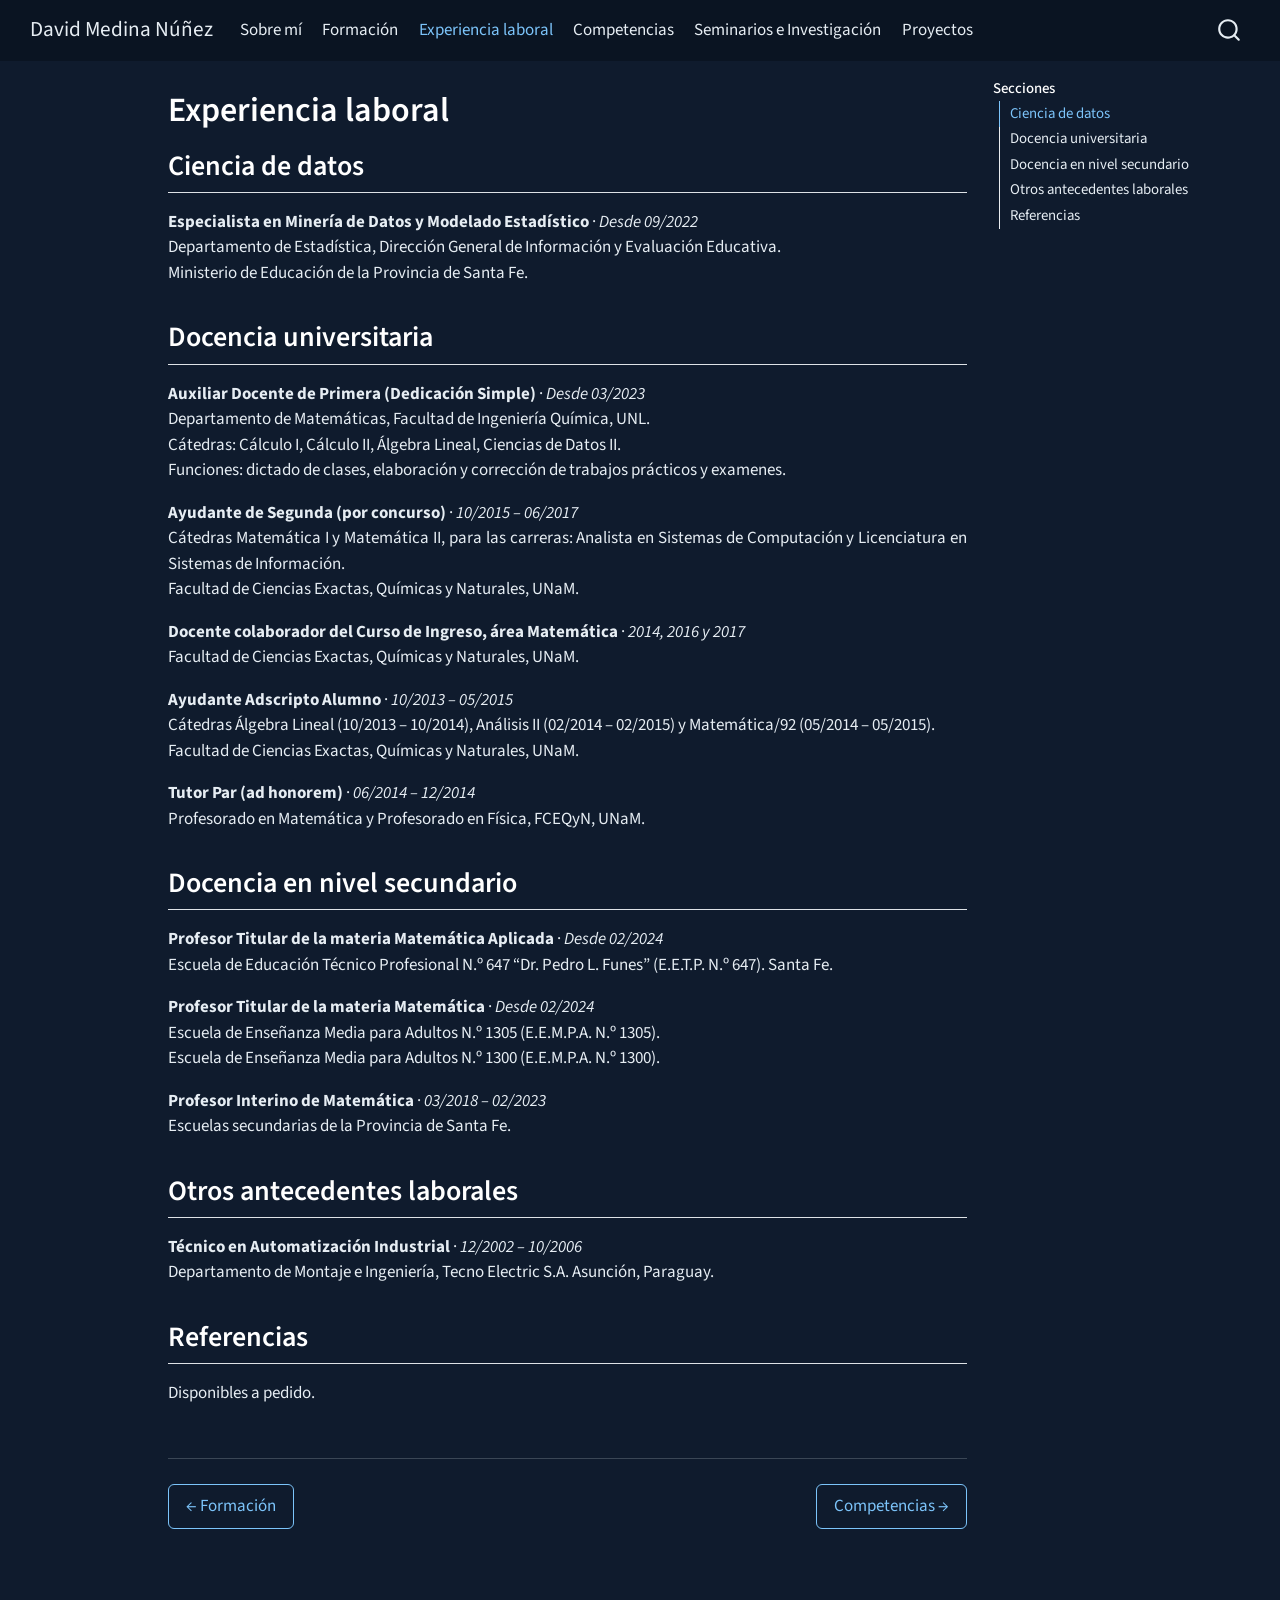
<file: docs/experiencia.html>
<!DOCTYPE html>
<html xmlns="http://www.w3.org/1999/xhtml" lang="es" xml:lang="es"><head>

<meta charset="utf-8">
<meta name="generator" content="quarto-1.10.19">

<meta name="viewport" content="width=device-width, initial-scale=1.0, user-scalable=yes">


<title>Experiencia laboral – David Medina Núñez</title>
<style>
/* Default styles provided by pandoc.
** See https://pandoc.org/MANUAL.html#variables-for-html for config info.
*/
span.smallcaps{font-variant: small-caps;}
div.columns{display: flex; gap: 1.5em;}
div.column{flex: auto;}
@media screen {
div.columns{gap: min(4vw, 1.5em);}
div.column{overflow-x: auto;}
}
div.hanging-indent{margin-left: 1.5em; text-indent: -1.5em;}
ul.task-list{list-style: none;}
ul.task-list li input[type="checkbox"] {
  width: 0.8em;
  margin: 0 0.8em 0.2em -1em; /* quarto-specific, see https://github.com/quarto-dev/quarto-cli/issues/4556 */ 
  vertical-align: middle;
}
</style>


<script src="site_libs/quarto-nav/quarto-nav.js"></script>
<script src="site_libs/quarto-nav/headroom.min.js"></script>
<script src="site_libs/clipboard/clipboard.min.js"></script>
<script src="site_libs/quarto-search/autocomplete.umd.js"></script>
<script src="site_libs/quarto-search/fuse.min.js"></script>
<script src="site_libs/quarto-search/quarto-search.js"></script>
<meta name="quarto:offset" content="./">
<script src="site_libs/quarto-html/quarto.js" type="module"></script>
<script src="site_libs/quarto-html/tabsets/tabsets.js" type="module"></script>
<script src="site_libs/quarto-html/popper.min.js"></script>
<script src="site_libs/quarto-html/tippy.umd.min.js"></script>
<script src="site_libs/quarto-html/anchor.min.js"></script>
<link href="site_libs/quarto-html/tippy.css" rel="stylesheet">
<link href="site_libs/quarto-html/quarto-syntax-highlighting-dark-b626d73c4c936ccc3cb08be7d45d1df6.css" rel="stylesheet" id="quarto-text-highlighting-styles">
<script src="site_libs/bootstrap/bootstrap.min.js"></script>
<link href="site_libs/bootstrap/bootstrap-icons.css" rel="stylesheet">
<link href="site_libs/bootstrap/bootstrap-1360b037adfafef43bda7f4658f6e883.min.css" rel="stylesheet" append-hash="true" id="quarto-bootstrap" data-mode="dark">
<script id="quarto-search-options" type="application/json">{
  "location": "navbar",
  "copy-button": false,
  "collapse-after": 3,
  "panel-placement": "end",
  "type": "overlay",
  "limit": 50,
  "keyboard-shortcut": [
    "f",
    "/",
    "s"
  ],
  "show-item-context": false,
  "language": {
    "search-no-results-text": "No se han encontrado resultados",
    "search-matching-documents-text": "documentos encontrados",
    "search-copy-link-title": "Copiar el enlace en la búsqueda",
    "search-hide-matches-text": "Ocultar resultados adicionales",
    "search-more-match-text": "resultado adicional en este documento",
    "search-more-matches-text": "resultados adicionales en este documento",
    "search-clear-button-title": "Borrar",
    "search-text-placeholder": "",
    "search-detached-cancel-button-title": "Cancelar",
    "search-submit-button-title": "Enviar",
    "search-label": "Buscar"
  }
}</script>


<link rel="stylesheet" href="styles.css">
</head>

<body class="nav-fixed quarto-light">

<div id="quarto-search-results"></div>
  <header id="quarto-header" class="headroom fixed-top">
    <nav class="navbar navbar-expand-lg " data-bs-theme="dark">
      <div class="navbar-container container-fluid">
      <div class="navbar-brand-container mx-auto">
    <a class="navbar-brand" href="./index.html">
    <span class="navbar-title">David Medina Núñez</span>
    </a>
  </div>
            <div id="quarto-search" class="" title="Buscar"></div>
          <button class="navbar-toggler" type="button" data-bs-toggle="collapse" data-bs-target="#navbarCollapse" aria-controls="navbarCollapse" role="menu" aria-expanded="false" aria-label="Navegación de palanca" onclick="if (window.quartoToggleHeadroom) { window.quartoToggleHeadroom(); }">
  <span class="navbar-toggler-icon"></span>
</button>
          <div class="collapse navbar-collapse" id="navbarCollapse">
            <ul class="navbar-nav navbar-nav-scroll me-auto">
  <li class="nav-item">
    <a class="nav-link" href="./index.html"> 
<span class="menu-text">Sobre mí</span></a>
  </li>  
  <li class="nav-item">
    <a class="nav-link" href="./formacion.html"> 
<span class="menu-text">Formación</span></a>
  </li>  
  <li class="nav-item">
    <a class="nav-link active" href="./experiencia.html" aria-current="page"> 
<span class="menu-text">Experiencia laboral</span></a>
  </li>  
  <li class="nav-item">
    <a class="nav-link" href="./competencias.html"> 
<span class="menu-text">Competencias</span></a>
  </li>  
  <li class="nav-item">
    <a class="nav-link" href="./investigacion.html"> 
<span class="menu-text">Seminarios e Investigación</span></a>
  </li>  
  <li class="nav-item">
    <a class="nav-link" href="./proyectos.html"> 
<span class="menu-text">Proyectos</span></a>
  </li>  
</ul>
          </div> <!-- /navcollapse -->
            <div class="quarto-navbar-tools">
</div>
      </div> <!-- /container-fluid -->
    </nav>
</header>
<!-- content -->
<div id="quarto-content" class="quarto-container page-columns page-rows-contents page-layout-article page-navbar">
<!-- sidebar -->
<!-- margin-sidebar -->
    <div id="quarto-margin-sidebar" class="sidebar margin-sidebar">
        <nav id="TOC" role="doc-toc" class="toc-active">
    <h2 id="toc-title">Secciones</h2>
   
  <ul>
  <li><a href="#ciencia-de-datos" id="toc-ciencia-de-datos" class="nav-link active" data-scroll-target="#ciencia-de-datos">Ciencia de datos</a></li>
  <li><a href="#docencia-universitaria" id="toc-docencia-universitaria" class="nav-link" data-scroll-target="#docencia-universitaria">Docencia universitaria</a></li>
  <li><a href="#docencia-en-nivel-secundario" id="toc-docencia-en-nivel-secundario" class="nav-link" data-scroll-target="#docencia-en-nivel-secundario">Docencia en nivel secundario</a></li>
  <li><a href="#otros-antecedentes-laborales" id="toc-otros-antecedentes-laborales" class="nav-link" data-scroll-target="#otros-antecedentes-laborales">Otros antecedentes laborales</a></li>
  <li><a href="#referencias" id="toc-referencias" class="nav-link" data-scroll-target="#referencias">Referencias</a></li>
  </ul>
</nav>
    </div>
<!-- main -->
<main class="content" id="quarto-document-content">

<header id="title-block-header" class="quarto-title-block default">
<div class="quarto-title">
<h1 class="title">Experiencia laboral</h1>
</div>



<div class="quarto-title-meta">

    
  
    
  </div>
  


</header>


<section id="ciencia-de-datos" class="level2">
<h2 class="anchored" data-anchor-id="ciencia-de-datos">Ciencia de datos</h2>
<p><strong>Especialista en Minería de Datos y Modelado Estadístico</strong> · <em>Desde 09/2022</em><br>
Departamento de Estadística, Dirección General de Información y Evaluación Educativa.<br>
Ministerio de Educación de la Provincia de Santa Fe.</p>
</section>
<section id="docencia-universitaria" class="level2">
<h2 class="anchored" data-anchor-id="docencia-universitaria">Docencia universitaria</h2>
<p><strong>Auxiliar Docente de Primera (Dedicación Simple)</strong> · <em>Desde 03/2023</em><br>
Departamento de Matemáticas, Facultad de Ingeniería Química, UNL.<br>
Cátedras: Cálculo I, Cálculo II, Álgebra Lineal, Ciencias de Datos II.<br>
Funciones: dictado de clases, elaboración y corrección de trabajos prácticos y examenes.</p>
<p><strong>Ayudante de Segunda (por concurso)</strong> · <em>10/2015 – 06/2017</em><br>
Cátedras Matemática I y Matemática II, para las carreras: Analista en Sistemas de Computación y Licenciatura en Sistemas de Información.<br>
Facultad de Ciencias Exactas, Químicas y Naturales, UNaM.</p>
<p><strong>Docente colaborador del Curso de Ingreso, área Matemática</strong> · <em>2014, 2016 y 2017</em><br>
Facultad de Ciencias Exactas, Químicas y Naturales, UNaM.</p>
<p><strong>Ayudante Adscripto Alumno</strong> · <em>10/2013 – 05/2015</em><br>
Cátedras Álgebra Lineal (10/2013 – 10/2014), Análisis II (02/2014 – 02/2015) y Matemática/92 (05/2014 – 05/2015).<br>
Facultad de Ciencias Exactas, Químicas y Naturales, UNaM.</p>
<p><strong>Tutor Par (ad honorem)</strong> · <em>06/2014 – 12/2014</em><br>
Profesorado en Matemática y Profesorado en Física, FCEQyN, UNaM.</p>
</section>
<section id="docencia-en-nivel-secundario" class="level2">
<h2 class="anchored" data-anchor-id="docencia-en-nivel-secundario">Docencia en nivel secundario</h2>
<p><strong>Profesor Titular de la materia Matemática Aplicada</strong> · <em>Desde 02/2024</em><br>
Escuela de Educación Técnico Profesional N.º 647 “Dr.&nbsp;Pedro L. Funes” (E.E.T.P. N.º 647). Santa Fe.</p>
<p><strong>Profesor Titular de la materia Matemática</strong> · <em>Desde 02/2024</em><br>
Escuela de Enseñanza Media para Adultos N.º 1305 (E.E.M.P.A. N.º 1305).<br>
Escuela de Enseñanza Media para Adultos N.º 1300 (E.E.M.P.A. N.º 1300).</p>
<p><strong>Profesor Interino de Matemática</strong> · <em>03/2018 – 02/2023</em><br>
Escuelas secundarias de la Provincia de Santa Fe.</p>
</section>
<section id="otros-antecedentes-laborales" class="level2">
<h2 class="anchored" data-anchor-id="otros-antecedentes-laborales">Otros antecedentes laborales</h2>
<p><strong>Técnico en Automatización Industrial</strong> · <em>12/2002 – 10/2006</em><br>
Departamento de Montaje e Ingeniería, Tecno Electric S.A. Asunción, Paraguay.</p>
</section>
<section id="referencias" class="level2">
<h2 class="anchored" data-anchor-id="referencias">Referencias</h2>
<p>Disponibles a pedido.</p>
<div class="nav-paginas">
<div class="anterior">
<p><a href="./formacion.html">← Formación</a></p>
</div>
<div class="siguiente">
<p><a href="./competencias.html">Competencias →</a></p>
</div>
</div>


</section>

</main> <!-- /main -->
<script id="quarto-html-after-body" type="application/javascript">
  window.document.addEventListener("DOMContentLoaded", function (event) {
    const icon = "";
    const anchorJS = new window.AnchorJS();
    anchorJS.options = {
      placement: 'right',
      icon: icon
    };
    anchorJS.add('.anchored');
    const isCodeAnnotation = (el) => {
      for (const clz of el.classList) {
        if (clz.startsWith('code-annotation-')) {                     
          return true;
        }
      }
      return false;
    }
    const onCopySuccess = function(e) {
      // button target
      const button = e.trigger;
      // don't keep focus
      button.blur();
      // flash "checked"
      button.classList.add('code-copy-button-checked');
      var currentTitle = button.getAttribute("title");
      button.setAttribute("title", "Copiado");
      let tooltip;
      if (window.bootstrap) {
        button.setAttribute("data-bs-toggle", "tooltip");
        button.setAttribute("data-bs-placement", "left");
        button.setAttribute("data-bs-title", "Copiado");
        tooltip = new bootstrap.Tooltip(button, 
          { trigger: "manual", 
            customClass: "code-copy-button-tooltip",
            offset: [0, -8]});
        tooltip.show();    
      }
      setTimeout(function() {
        if (tooltip) {
          tooltip.hide();
          button.removeAttribute("data-bs-title");
          button.removeAttribute("data-bs-toggle");
          button.removeAttribute("data-bs-placement");
        }
        button.setAttribute("title", currentTitle);
        button.classList.remove('code-copy-button-checked');
      }, 1000);
      // clear code selection
      e.clearSelection();
    }
    const getTextToCopy = function(trigger) {
      const outerScaffold = trigger.parentElement.cloneNode(true);
      const codeEl = outerScaffold.querySelector('code');
      for (const childEl of codeEl.children) {
        if (isCodeAnnotation(childEl)) {
          childEl.remove();
        }
      }
      return codeEl.innerText;
    }
    const clipboard = new window.ClipboardJS('.code-copy-button:not([data-in-quarto-modal])', {
      text: getTextToCopy
    });
    clipboard.on('success', onCopySuccess);
    if (window.document.getElementById('quarto-embedded-source-code-modal')) {
      const clipboardModal = new window.ClipboardJS('.code-copy-button[data-in-quarto-modal]', {
        text: getTextToCopy,
        container: window.document.getElementById('quarto-embedded-source-code-modal')
      });
      clipboardModal.on('success', onCopySuccess);
    }
      var localhostRegex = new RegExp(/^(?:http|https):\/\/localhost\:?[0-9]*\//);
      var mailtoRegex = new RegExp(/^mailto:/);
        var filterRegex = new RegExp('/' + window.location.host + '/');
      var isInternal = (href) => {
          return filterRegex.test(href) || localhostRegex.test(href) || mailtoRegex.test(href);
      }
      // Inspect non-navigation links and adorn them if external
     var links = window.document.querySelectorAll('a[href]:not(.nav-link):not(.navbar-brand):not(.toc-action):not(.sidebar-link):not(.sidebar-item-toggle):not(.pagination-link):not(.no-external):not([aria-hidden]):not(.dropdown-item):not(.quarto-navigation-tool):not(.about-link)');
      for (var i=0; i<links.length; i++) {
        const link = links[i];
        if (!isInternal(link.href)) {
          // undo the damage that might have been done by quarto-nav.js in the case of
          // links that we want to consider external
          if (link.dataset.originalHref !== undefined) {
            link.href = link.dataset.originalHref;
          }
        }
      }
    function tippyHover(el, contentFn, onTriggerFn, onUntriggerFn) {
      const config = {
        allowHTML: true,
        maxWidth: 500,
        delay: 100,
        arrow: false,
        appendTo: function(el) {
            return el.parentElement;
        },
        interactive: true,
        interactiveBorder: 10,
        theme: 'quarto',
        placement: 'bottom-start',
      };
      if (contentFn) {
        config.content = contentFn;
      }
      if (onTriggerFn) {
        config.onTrigger = onTriggerFn;
      }
      if (onUntriggerFn) {
        config.onUntrigger = onUntriggerFn;
      }
      window.tippy(el, config); 
    }
    const noterefs = window.document.querySelectorAll('a[role="doc-noteref"]');
    for (var i=0; i<noterefs.length; i++) {
      const ref = noterefs[i];
      tippyHover(ref, function() {
        // use id or data attribute instead here
        let href = ref.getAttribute('data-footnote-href') || ref.getAttribute('href');
        try { href = new URL(href).hash; } catch {}
        const id = href.replace(/^#\/?/, "");
        const note = window.document.getElementById(id);
        if (note) {
          return note.innerHTML;
        } else {
          return "";
        }
      });
    }
    const xrefs = window.document.querySelectorAll('a.quarto-xref');
    const processXRef = (id, note) => {
      // Strip column container classes
      const stripColumnClz = (el) => {
        el.classList.remove("page-full", "page-columns");
        if (el.children) {
          for (const child of el.children) {
            stripColumnClz(child);
          }
        }
      }
      stripColumnClz(note)
      if (id === null || id.startsWith('sec-')) {
        // Special case sections, only their first couple elements
        const container = document.createElement("div");
        if (note.children && note.children.length > 2) {
          container.appendChild(note.children[0].cloneNode(true));
          for (let i = 1; i < note.children.length; i++) {
            const child = note.children[i];
            if (child.tagName === "P" && child.innerText === "") {
              continue;
            } else {
              container.appendChild(child.cloneNode(true));
              break;
            }
          }
          if (window.Quarto?.typesetMath) {
            window.Quarto.typesetMath(container);
          }
          return container.innerHTML
        } else {
          if (window.Quarto?.typesetMath) {
            window.Quarto.typesetMath(note);
          }
          return note.innerHTML;
        }
      } else {
        // Remove any anchor links if they are present
        const anchorLink = note.querySelector('a.anchorjs-link');
        if (anchorLink) {
          anchorLink.remove();
        }
        if (window.Quarto?.typesetMath) {
          window.Quarto.typesetMath(note);
        }
        if (note.classList.contains("callout")) {
          return note.outerHTML;
        } else {
          return note.innerHTML;
        }
      }
    }
    for (var i=0; i<xrefs.length; i++) {
      const xref = xrefs[i];
      tippyHover(xref, undefined, function(instance) {
        instance.disable();
        let url = xref.getAttribute('href');
        let hash = undefined; 
        if (url.startsWith('#')) {
          hash = url;
        } else {
          try { hash = new URL(url).hash; } catch {}
        }
        if (hash) {
          const id = hash.replace(/^#\/?/, "");
          const note = window.document.getElementById(id);
          if (note !== null) {
            try {
              const html = processXRef(id, note.cloneNode(true));
              instance.setContent(html);
            } finally {
              instance.enable();
              instance.show();
            }
          } else {
            // See if we can fetch this
            fetch(url.split('#')[0])
            .then(res => res.text())
            .then(html => {
              const parser = new DOMParser();
              const htmlDoc = parser.parseFromString(html, "text/html");
              const note = htmlDoc.getElementById(id);
              if (note !== null) {
                const html = processXRef(id, note);
                instance.setContent(html);
              } 
            }).finally(() => {
              instance.enable();
              instance.show();
            });
          }
        } else {
          // See if we can fetch a full url (with no hash to target)
          // This is a special case and we should probably do some content thinning / targeting
          fetch(url)
          .then(res => res.text())
          .then(html => {
            const parser = new DOMParser();
            const htmlDoc = parser.parseFromString(html, "text/html");
            const note = htmlDoc.querySelector('main.content');
            if (note !== null) {
              // This should only happen for chapter cross references
              // (since there is no id in the URL)
              // remove the first header
              if (note.children.length > 0 && note.children[0].tagName === "HEADER") {
                note.children[0].remove();
              }
              const html = processXRef(null, note);
              instance.setContent(html);
            } 
          }).finally(() => {
            instance.enable();
            instance.show();
          });
        }
      }, function(instance) {
      });
    }
        let selectedAnnoteEl;
        const selectorForAnnotation = ( cell, annotation) => {
          let cellAttr = 'data-code-cell="' + cell + '"';
          let lineAttr = 'data-code-annotation="' +  annotation + '"';
          const selector = 'span[' + cellAttr + '][' + lineAttr + ']';
          return selector;
        }
        const selectCodeLines = (annoteEl) => {
          const doc = window.document;
          const targetCell = annoteEl.getAttribute("data-target-cell");
          const targetAnnotation = annoteEl.getAttribute("data-target-annotation");
          const annoteSpan = window.document.querySelector(selectorForAnnotation(targetCell, targetAnnotation));
          const lines = annoteSpan.getAttribute("data-code-lines").split(",");
          const lineIds = lines.map((line) => {
            return targetCell + "-" + line;
          })
          let top = null;
          let height = null;
          let parent = null;
          if (lineIds.length > 0) {
              //compute the position of the single el (top and bottom and make a div)
              const el = window.document.getElementById(lineIds[0]);
              top = el.offsetTop;
              height = el.offsetHeight;
              parent = el.parentElement.parentElement;
            if (lineIds.length > 1) {
              const lastEl = window.document.getElementById(lineIds[lineIds.length - 1]);
              const bottom = lastEl.offsetTop + lastEl.offsetHeight;
              height = bottom - top;
            }
            if (top !== null && height !== null && parent !== null) {
              // cook up a div (if necessary) and position it 
              let div = window.document.getElementById("code-annotation-line-highlight");
              if (div === null) {
                div = window.document.createElement("div");
                div.setAttribute("id", "code-annotation-line-highlight");
                div.style.position = 'absolute';
                parent.appendChild(div);
              }
              div.style.top = top - 2 + "px";
              div.style.height = height + 4 + "px";
              div.style.left = 0;
              let gutterDiv = window.document.getElementById("code-annotation-line-highlight-gutter");
              if (gutterDiv === null) {
                gutterDiv = window.document.createElement("div");
                gutterDiv.setAttribute("id", "code-annotation-line-highlight-gutter");
                gutterDiv.style.position = 'absolute';
                const codeCell = window.document.getElementById(targetCell);
                const gutter = codeCell.querySelector('.code-annotation-gutter');
                gutter.appendChild(gutterDiv);
              }
              gutterDiv.style.top = top - 2 + "px";
              gutterDiv.style.height = height + 4 + "px";
            }
            selectedAnnoteEl = annoteEl;
          }
        };
        const unselectCodeLines = () => {
          const elementsIds = ["code-annotation-line-highlight", "code-annotation-line-highlight-gutter"];
          elementsIds.forEach((elId) => {
            const div = window.document.getElementById(elId);
            if (div) {
              div.remove();
            }
          });
          selectedAnnoteEl = undefined;
        };
          // Handle positioning of the toggle
      window.addEventListener(
        "resize",
        throttle(() => {
          elRect = undefined;
          if (selectedAnnoteEl) {
            selectCodeLines(selectedAnnoteEl);
          }
        }, 10)
      );
      function throttle(fn, ms) {
      let throttle = false;
      let timer;
        return (...args) => {
          if(!throttle) { // first call gets through
              fn.apply(this, args);
              throttle = true;
          } else { // all the others get throttled
              if(timer) clearTimeout(timer); // cancel #2
              timer = setTimeout(() => {
                fn.apply(this, args);
                timer = throttle = false;
              }, ms);
          }
        };
      }
        // Attach click handler to the DT
        const annoteDls = window.document.querySelectorAll('dt[data-target-cell]');
        for (const annoteDlNode of annoteDls) {
          annoteDlNode.addEventListener('click', (event) => {
            const clickedEl = event.target;
            if (clickedEl !== selectedAnnoteEl) {
              unselectCodeLines();
              const activeEl = window.document.querySelector('dt[data-target-cell].code-annotation-active');
              if (activeEl) {
                activeEl.classList.remove('code-annotation-active');
              }
              selectCodeLines(clickedEl);
              clickedEl.classList.add('code-annotation-active');
            } else {
              // Unselect the line
              unselectCodeLines();
              clickedEl.classList.remove('code-annotation-active');
            }
          });
        }
    const findCites = (el) => {
      const parentEl = el.parentElement;
      if (parentEl) {
        const cites = parentEl.dataset.cites;
        if (cites) {
          return {
            el,
            cites: cites.split(' ')
          };
        } else {
          return findCites(el.parentElement)
        }
      } else {
        return undefined;
      }
    };
    var bibliorefs = window.document.querySelectorAll('a[role="doc-biblioref"]');
    for (var i=0; i<bibliorefs.length; i++) {
      const ref = bibliorefs[i];
      const citeInfo = findCites(ref);
      if (citeInfo) {
        tippyHover(citeInfo.el, function() {
          var popup = window.document.createElement('div');
          citeInfo.cites.forEach(function(cite) {
            var citeDiv = window.document.createElement('div');
            citeDiv.classList.add('hanging-indent');
            citeDiv.classList.add('csl-entry');
            var biblioDiv = window.document.getElementById('ref-' + cite);
            if (biblioDiv) {
              citeDiv.innerHTML = biblioDiv.innerHTML;
            }
            popup.appendChild(citeDiv);
          });
          return popup.innerHTML;
        });
      }
    }
  });
  </script>
</div> <!-- /content -->




</body></html>
</file>
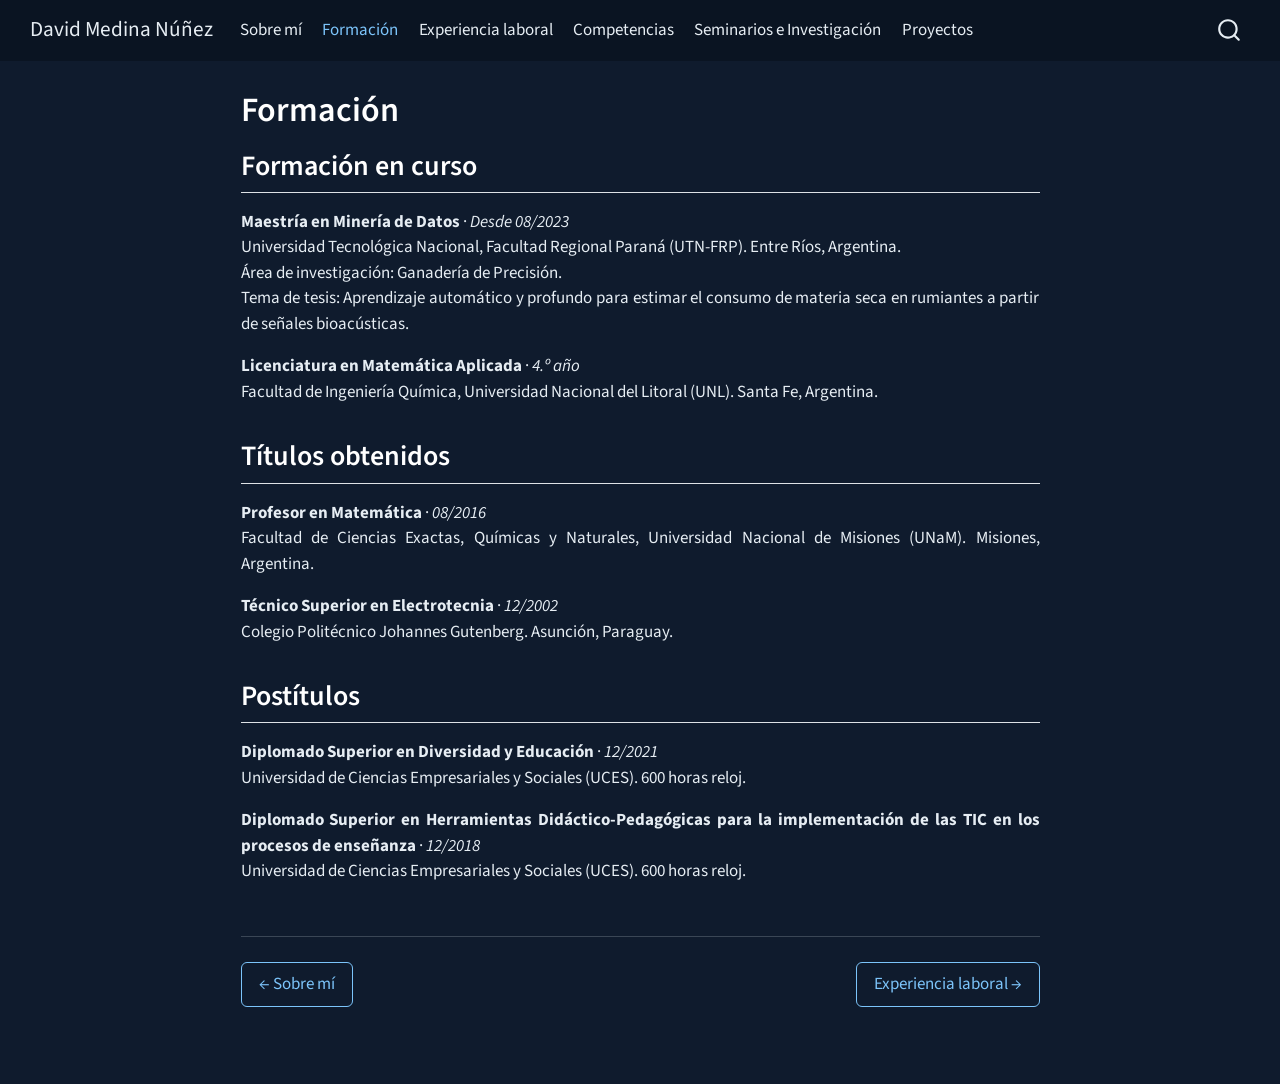
<file: docs/formacion.html>
<!DOCTYPE html>
<html xmlns="http://www.w3.org/1999/xhtml" lang="es" xml:lang="es"><head>

<meta charset="utf-8">
<meta name="generator" content="quarto-1.10.19">

<meta name="viewport" content="width=device-width, initial-scale=1.0, user-scalable=yes">


<title>Formación – David Medina Núñez</title>
<style>
/* Default styles provided by pandoc.
** See https://pandoc.org/MANUAL.html#variables-for-html for config info.
*/
span.smallcaps{font-variant: small-caps;}
div.columns{display: flex; gap: 1.5em;}
div.column{flex: auto;}
@media screen {
div.columns{gap: min(4vw, 1.5em);}
div.column{overflow-x: auto;}
}
div.hanging-indent{margin-left: 1.5em; text-indent: -1.5em;}
ul.task-list{list-style: none;}
ul.task-list li input[type="checkbox"] {
  width: 0.8em;
  margin: 0 0.8em 0.2em -1em; /* quarto-specific, see https://github.com/quarto-dev/quarto-cli/issues/4556 */ 
  vertical-align: middle;
}
</style>


<script src="site_libs/quarto-nav/quarto-nav.js"></script>
<script src="site_libs/quarto-nav/headroom.min.js"></script>
<script src="site_libs/clipboard/clipboard.min.js"></script>
<script src="site_libs/quarto-search/autocomplete.umd.js"></script>
<script src="site_libs/quarto-search/fuse.min.js"></script>
<script src="site_libs/quarto-search/quarto-search.js"></script>
<meta name="quarto:offset" content="./">
<script src="site_libs/quarto-html/quarto.js" type="module"></script>
<script src="site_libs/quarto-html/tabsets/tabsets.js" type="module"></script>
<script src="site_libs/quarto-html/popper.min.js"></script>
<script src="site_libs/quarto-html/tippy.umd.min.js"></script>
<script src="site_libs/quarto-html/anchor.min.js"></script>
<link href="site_libs/quarto-html/tippy.css" rel="stylesheet">
<link href="site_libs/quarto-html/quarto-syntax-highlighting-dark-b626d73c4c936ccc3cb08be7d45d1df6.css" rel="stylesheet" id="quarto-text-highlighting-styles">
<script src="site_libs/bootstrap/bootstrap.min.js"></script>
<link href="site_libs/bootstrap/bootstrap-icons.css" rel="stylesheet">
<link href="site_libs/bootstrap/bootstrap-1360b037adfafef43bda7f4658f6e883.min.css" rel="stylesheet" append-hash="true" id="quarto-bootstrap" data-mode="dark">
<script id="quarto-search-options" type="application/json">{
  "location": "navbar",
  "copy-button": false,
  "collapse-after": 3,
  "panel-placement": "end",
  "type": "overlay",
  "limit": 50,
  "keyboard-shortcut": [
    "f",
    "/",
    "s"
  ],
  "show-item-context": false,
  "language": {
    "search-no-results-text": "No se han encontrado resultados",
    "search-matching-documents-text": "documentos encontrados",
    "search-copy-link-title": "Copiar el enlace en la búsqueda",
    "search-hide-matches-text": "Ocultar resultados adicionales",
    "search-more-match-text": "resultado adicional en este documento",
    "search-more-matches-text": "resultados adicionales en este documento",
    "search-clear-button-title": "Borrar",
    "search-text-placeholder": "",
    "search-detached-cancel-button-title": "Cancelar",
    "search-submit-button-title": "Enviar",
    "search-label": "Buscar"
  }
}</script>


<link rel="stylesheet" href="styles.css">
</head>

<body class="nav-fixed fullcontent quarto-light">

<div id="quarto-search-results"></div>
  <header id="quarto-header" class="headroom fixed-top">
    <nav class="navbar navbar-expand-lg " data-bs-theme="dark">
      <div class="navbar-container container-fluid">
      <div class="navbar-brand-container mx-auto">
    <a class="navbar-brand" href="./index.html">
    <span class="navbar-title">David Medina Núñez</span>
    </a>
  </div>
            <div id="quarto-search" class="" title="Buscar"></div>
          <button class="navbar-toggler" type="button" data-bs-toggle="collapse" data-bs-target="#navbarCollapse" aria-controls="navbarCollapse" role="menu" aria-expanded="false" aria-label="Navegación de palanca" onclick="if (window.quartoToggleHeadroom) { window.quartoToggleHeadroom(); }">
  <span class="navbar-toggler-icon"></span>
</button>
          <div class="collapse navbar-collapse" id="navbarCollapse">
            <ul class="navbar-nav navbar-nav-scroll me-auto">
  <li class="nav-item">
    <a class="nav-link" href="./index.html"> 
<span class="menu-text">Sobre mí</span></a>
  </li>  
  <li class="nav-item">
    <a class="nav-link active" href="./formacion.html" aria-current="page"> 
<span class="menu-text">Formación</span></a>
  </li>  
  <li class="nav-item">
    <a class="nav-link" href="./experiencia.html"> 
<span class="menu-text">Experiencia laboral</span></a>
  </li>  
  <li class="nav-item">
    <a class="nav-link" href="./competencias.html"> 
<span class="menu-text">Competencias</span></a>
  </li>  
  <li class="nav-item">
    <a class="nav-link" href="./investigacion.html"> 
<span class="menu-text">Seminarios e Investigación</span></a>
  </li>  
  <li class="nav-item">
    <a class="nav-link" href="./proyectos.html"> 
<span class="menu-text">Proyectos</span></a>
  </li>  
</ul>
          </div> <!-- /navcollapse -->
            <div class="quarto-navbar-tools">
</div>
      </div> <!-- /container-fluid -->
    </nav>
</header>
<!-- content -->
<div id="quarto-content" class="quarto-container page-columns page-rows-contents page-layout-article page-navbar">
<!-- sidebar -->
<!-- margin-sidebar -->
    
<!-- main -->
<main class="content" id="quarto-document-content">

<header id="title-block-header" class="quarto-title-block default">
<div class="quarto-title">
<h1 class="title">Formación</h1>
</div>



<div class="quarto-title-meta">

    
  
    
  </div>
  


</header>


<section id="formación-en-curso" class="level2">
<h2 class="anchored" data-anchor-id="formación-en-curso">Formación en curso</h2>
<p><strong>Maestría en Minería de Datos</strong> · <em>Desde 08/2023</em><br>
Universidad Tecnológica Nacional, Facultad Regional Paraná (UTN-FRP). Entre Ríos, Argentina.<br>
Área de investigación: Ganadería de Precisión.<br>
Tema de tesis: Aprendizaje automático y profundo para estimar el consumo de materia seca en rumiantes a partir de señales bioacústicas.</p>
<p><strong>Licenciatura en Matemática Aplicada</strong> · <em>4.º año</em><br>
Facultad de Ingeniería Química, Universidad Nacional del Litoral (UNL). Santa Fe, Argentina.</p>
</section>
<section id="títulos-obtenidos" class="level2">
<h2 class="anchored" data-anchor-id="títulos-obtenidos">Títulos obtenidos</h2>
<p><strong>Profesor en Matemática</strong> · <em>08/2016</em><br>
Facultad de Ciencias Exactas, Químicas y Naturales, Universidad Nacional de Misiones (UNaM). Misiones, Argentina.</p>
<p><strong>Técnico Superior en Electrotecnia</strong> · <em>12/2002</em><br>
Colegio Politécnico Johannes Gutenberg. Asunción, Paraguay.</p>
</section>
<section id="postítulos" class="level2">
<h2 class="anchored" data-anchor-id="postítulos">Postítulos</h2>
<p><strong>Diplomado Superior en Diversidad y Educación</strong> · <em>12/2021</em><br>
Universidad de Ciencias Empresariales y Sociales (UCES). 600 horas reloj.</p>
<p><strong>Diplomado Superior en Herramientas Didáctico-Pedagógicas para la implementación de las TIC en los procesos de enseñanza</strong> · <em>12/2018</em><br>
Universidad de Ciencias Empresariales y Sociales (UCES). 600 horas reloj.</p>
<div class="nav-paginas">
<div class="anterior">
<p><a href="./index.html">← Sobre mí</a></p>
</div>
<div class="siguiente">
<p><a href="./experiencia.html">Experiencia laboral →</a></p>
</div>
</div>


</section>

</main> <!-- /main -->
<script id="quarto-html-after-body" type="application/javascript">
  window.document.addEventListener("DOMContentLoaded", function (event) {
    const icon = "";
    const anchorJS = new window.AnchorJS();
    anchorJS.options = {
      placement: 'right',
      icon: icon
    };
    anchorJS.add('.anchored');
    const isCodeAnnotation = (el) => {
      for (const clz of el.classList) {
        if (clz.startsWith('code-annotation-')) {                     
          return true;
        }
      }
      return false;
    }
    const onCopySuccess = function(e) {
      // button target
      const button = e.trigger;
      // don't keep focus
      button.blur();
      // flash "checked"
      button.classList.add('code-copy-button-checked');
      var currentTitle = button.getAttribute("title");
      button.setAttribute("title", "Copiado");
      let tooltip;
      if (window.bootstrap) {
        button.setAttribute("data-bs-toggle", "tooltip");
        button.setAttribute("data-bs-placement", "left");
        button.setAttribute("data-bs-title", "Copiado");
        tooltip = new bootstrap.Tooltip(button, 
          { trigger: "manual", 
            customClass: "code-copy-button-tooltip",
            offset: [0, -8]});
        tooltip.show();    
      }
      setTimeout(function() {
        if (tooltip) {
          tooltip.hide();
          button.removeAttribute("data-bs-title");
          button.removeAttribute("data-bs-toggle");
          button.removeAttribute("data-bs-placement");
        }
        button.setAttribute("title", currentTitle);
        button.classList.remove('code-copy-button-checked');
      }, 1000);
      // clear code selection
      e.clearSelection();
    }
    const getTextToCopy = function(trigger) {
      const outerScaffold = trigger.parentElement.cloneNode(true);
      const codeEl = outerScaffold.querySelector('code');
      for (const childEl of codeEl.children) {
        if (isCodeAnnotation(childEl)) {
          childEl.remove();
        }
      }
      return codeEl.innerText;
    }
    const clipboard = new window.ClipboardJS('.code-copy-button:not([data-in-quarto-modal])', {
      text: getTextToCopy
    });
    clipboard.on('success', onCopySuccess);
    if (window.document.getElementById('quarto-embedded-source-code-modal')) {
      const clipboardModal = new window.ClipboardJS('.code-copy-button[data-in-quarto-modal]', {
        text: getTextToCopy,
        container: window.document.getElementById('quarto-embedded-source-code-modal')
      });
      clipboardModal.on('success', onCopySuccess);
    }
      var localhostRegex = new RegExp(/^(?:http|https):\/\/localhost\:?[0-9]*\//);
      var mailtoRegex = new RegExp(/^mailto:/);
        var filterRegex = new RegExp('/' + window.location.host + '/');
      var isInternal = (href) => {
          return filterRegex.test(href) || localhostRegex.test(href) || mailtoRegex.test(href);
      }
      // Inspect non-navigation links and adorn them if external
     var links = window.document.querySelectorAll('a[href]:not(.nav-link):not(.navbar-brand):not(.toc-action):not(.sidebar-link):not(.sidebar-item-toggle):not(.pagination-link):not(.no-external):not([aria-hidden]):not(.dropdown-item):not(.quarto-navigation-tool):not(.about-link)');
      for (var i=0; i<links.length; i++) {
        const link = links[i];
        if (!isInternal(link.href)) {
          // undo the damage that might have been done by quarto-nav.js in the case of
          // links that we want to consider external
          if (link.dataset.originalHref !== undefined) {
            link.href = link.dataset.originalHref;
          }
        }
      }
    function tippyHover(el, contentFn, onTriggerFn, onUntriggerFn) {
      const config = {
        allowHTML: true,
        maxWidth: 500,
        delay: 100,
        arrow: false,
        appendTo: function(el) {
            return el.parentElement;
        },
        interactive: true,
        interactiveBorder: 10,
        theme: 'quarto',
        placement: 'bottom-start',
      };
      if (contentFn) {
        config.content = contentFn;
      }
      if (onTriggerFn) {
        config.onTrigger = onTriggerFn;
      }
      if (onUntriggerFn) {
        config.onUntrigger = onUntriggerFn;
      }
      window.tippy(el, config); 
    }
    const noterefs = window.document.querySelectorAll('a[role="doc-noteref"]');
    for (var i=0; i<noterefs.length; i++) {
      const ref = noterefs[i];
      tippyHover(ref, function() {
        // use id or data attribute instead here
        let href = ref.getAttribute('data-footnote-href') || ref.getAttribute('href');
        try { href = new URL(href).hash; } catch {}
        const id = href.replace(/^#\/?/, "");
        const note = window.document.getElementById(id);
        if (note) {
          return note.innerHTML;
        } else {
          return "";
        }
      });
    }
    const xrefs = window.document.querySelectorAll('a.quarto-xref');
    const processXRef = (id, note) => {
      // Strip column container classes
      const stripColumnClz = (el) => {
        el.classList.remove("page-full", "page-columns");
        if (el.children) {
          for (const child of el.children) {
            stripColumnClz(child);
          }
        }
      }
      stripColumnClz(note)
      if (id === null || id.startsWith('sec-')) {
        // Special case sections, only their first couple elements
        const container = document.createElement("div");
        if (note.children && note.children.length > 2) {
          container.appendChild(note.children[0].cloneNode(true));
          for (let i = 1; i < note.children.length; i++) {
            const child = note.children[i];
            if (child.tagName === "P" && child.innerText === "") {
              continue;
            } else {
              container.appendChild(child.cloneNode(true));
              break;
            }
          }
          if (window.Quarto?.typesetMath) {
            window.Quarto.typesetMath(container);
          }
          return container.innerHTML
        } else {
          if (window.Quarto?.typesetMath) {
            window.Quarto.typesetMath(note);
          }
          return note.innerHTML;
        }
      } else {
        // Remove any anchor links if they are present
        const anchorLink = note.querySelector('a.anchorjs-link');
        if (anchorLink) {
          anchorLink.remove();
        }
        if (window.Quarto?.typesetMath) {
          window.Quarto.typesetMath(note);
        }
        if (note.classList.contains("callout")) {
          return note.outerHTML;
        } else {
          return note.innerHTML;
        }
      }
    }
    for (var i=0; i<xrefs.length; i++) {
      const xref = xrefs[i];
      tippyHover(xref, undefined, function(instance) {
        instance.disable();
        let url = xref.getAttribute('href');
        let hash = undefined; 
        if (url.startsWith('#')) {
          hash = url;
        } else {
          try { hash = new URL(url).hash; } catch {}
        }
        if (hash) {
          const id = hash.replace(/^#\/?/, "");
          const note = window.document.getElementById(id);
          if (note !== null) {
            try {
              const html = processXRef(id, note.cloneNode(true));
              instance.setContent(html);
            } finally {
              instance.enable();
              instance.show();
            }
          } else {
            // See if we can fetch this
            fetch(url.split('#')[0])
            .then(res => res.text())
            .then(html => {
              const parser = new DOMParser();
              const htmlDoc = parser.parseFromString(html, "text/html");
              const note = htmlDoc.getElementById(id);
              if (note !== null) {
                const html = processXRef(id, note);
                instance.setContent(html);
              } 
            }).finally(() => {
              instance.enable();
              instance.show();
            });
          }
        } else {
          // See if we can fetch a full url (with no hash to target)
          // This is a special case and we should probably do some content thinning / targeting
          fetch(url)
          .then(res => res.text())
          .then(html => {
            const parser = new DOMParser();
            const htmlDoc = parser.parseFromString(html, "text/html");
            const note = htmlDoc.querySelector('main.content');
            if (note !== null) {
              // This should only happen for chapter cross references
              // (since there is no id in the URL)
              // remove the first header
              if (note.children.length > 0 && note.children[0].tagName === "HEADER") {
                note.children[0].remove();
              }
              const html = processXRef(null, note);
              instance.setContent(html);
            } 
          }).finally(() => {
            instance.enable();
            instance.show();
          });
        }
      }, function(instance) {
      });
    }
        let selectedAnnoteEl;
        const selectorForAnnotation = ( cell, annotation) => {
          let cellAttr = 'data-code-cell="' + cell + '"';
          let lineAttr = 'data-code-annotation="' +  annotation + '"';
          const selector = 'span[' + cellAttr + '][' + lineAttr + ']';
          return selector;
        }
        const selectCodeLines = (annoteEl) => {
          const doc = window.document;
          const targetCell = annoteEl.getAttribute("data-target-cell");
          const targetAnnotation = annoteEl.getAttribute("data-target-annotation");
          const annoteSpan = window.document.querySelector(selectorForAnnotation(targetCell, targetAnnotation));
          const lines = annoteSpan.getAttribute("data-code-lines").split(",");
          const lineIds = lines.map((line) => {
            return targetCell + "-" + line;
          })
          let top = null;
          let height = null;
          let parent = null;
          if (lineIds.length > 0) {
              //compute the position of the single el (top and bottom and make a div)
              const el = window.document.getElementById(lineIds[0]);
              top = el.offsetTop;
              height = el.offsetHeight;
              parent = el.parentElement.parentElement;
            if (lineIds.length > 1) {
              const lastEl = window.document.getElementById(lineIds[lineIds.length - 1]);
              const bottom = lastEl.offsetTop + lastEl.offsetHeight;
              height = bottom - top;
            }
            if (top !== null && height !== null && parent !== null) {
              // cook up a div (if necessary) and position it 
              let div = window.document.getElementById("code-annotation-line-highlight");
              if (div === null) {
                div = window.document.createElement("div");
                div.setAttribute("id", "code-annotation-line-highlight");
                div.style.position = 'absolute';
                parent.appendChild(div);
              }
              div.style.top = top - 2 + "px";
              div.style.height = height + 4 + "px";
              div.style.left = 0;
              let gutterDiv = window.document.getElementById("code-annotation-line-highlight-gutter");
              if (gutterDiv === null) {
                gutterDiv = window.document.createElement("div");
                gutterDiv.setAttribute("id", "code-annotation-line-highlight-gutter");
                gutterDiv.style.position = 'absolute';
                const codeCell = window.document.getElementById(targetCell);
                const gutter = codeCell.querySelector('.code-annotation-gutter');
                gutter.appendChild(gutterDiv);
              }
              gutterDiv.style.top = top - 2 + "px";
              gutterDiv.style.height = height + 4 + "px";
            }
            selectedAnnoteEl = annoteEl;
          }
        };
        const unselectCodeLines = () => {
          const elementsIds = ["code-annotation-line-highlight", "code-annotation-line-highlight-gutter"];
          elementsIds.forEach((elId) => {
            const div = window.document.getElementById(elId);
            if (div) {
              div.remove();
            }
          });
          selectedAnnoteEl = undefined;
        };
          // Handle positioning of the toggle
      window.addEventListener(
        "resize",
        throttle(() => {
          elRect = undefined;
          if (selectedAnnoteEl) {
            selectCodeLines(selectedAnnoteEl);
          }
        }, 10)
      );
      function throttle(fn, ms) {
      let throttle = false;
      let timer;
        return (...args) => {
          if(!throttle) { // first call gets through
              fn.apply(this, args);
              throttle = true;
          } else { // all the others get throttled
              if(timer) clearTimeout(timer); // cancel #2
              timer = setTimeout(() => {
                fn.apply(this, args);
                timer = throttle = false;
              }, ms);
          }
        };
      }
        // Attach click handler to the DT
        const annoteDls = window.document.querySelectorAll('dt[data-target-cell]');
        for (const annoteDlNode of annoteDls) {
          annoteDlNode.addEventListener('click', (event) => {
            const clickedEl = event.target;
            if (clickedEl !== selectedAnnoteEl) {
              unselectCodeLines();
              const activeEl = window.document.querySelector('dt[data-target-cell].code-annotation-active');
              if (activeEl) {
                activeEl.classList.remove('code-annotation-active');
              }
              selectCodeLines(clickedEl);
              clickedEl.classList.add('code-annotation-active');
            } else {
              // Unselect the line
              unselectCodeLines();
              clickedEl.classList.remove('code-annotation-active');
            }
          });
        }
    const findCites = (el) => {
      const parentEl = el.parentElement;
      if (parentEl) {
        const cites = parentEl.dataset.cites;
        if (cites) {
          return {
            el,
            cites: cites.split(' ')
          };
        } else {
          return findCites(el.parentElement)
        }
      } else {
        return undefined;
      }
    };
    var bibliorefs = window.document.querySelectorAll('a[role="doc-biblioref"]');
    for (var i=0; i<bibliorefs.length; i++) {
      const ref = bibliorefs[i];
      const citeInfo = findCites(ref);
      if (citeInfo) {
        tippyHover(citeInfo.el, function() {
          var popup = window.document.createElement('div');
          citeInfo.cites.forEach(function(cite) {
            var citeDiv = window.document.createElement('div');
            citeDiv.classList.add('hanging-indent');
            citeDiv.classList.add('csl-entry');
            var biblioDiv = window.document.getElementById('ref-' + cite);
            if (biblioDiv) {
              citeDiv.innerHTML = biblioDiv.innerHTML;
            }
            popup.appendChild(citeDiv);
          });
          return popup.innerHTML;
        });
      }
    }
  });
  </script>
</div> <!-- /content -->




</body></html>
</file>
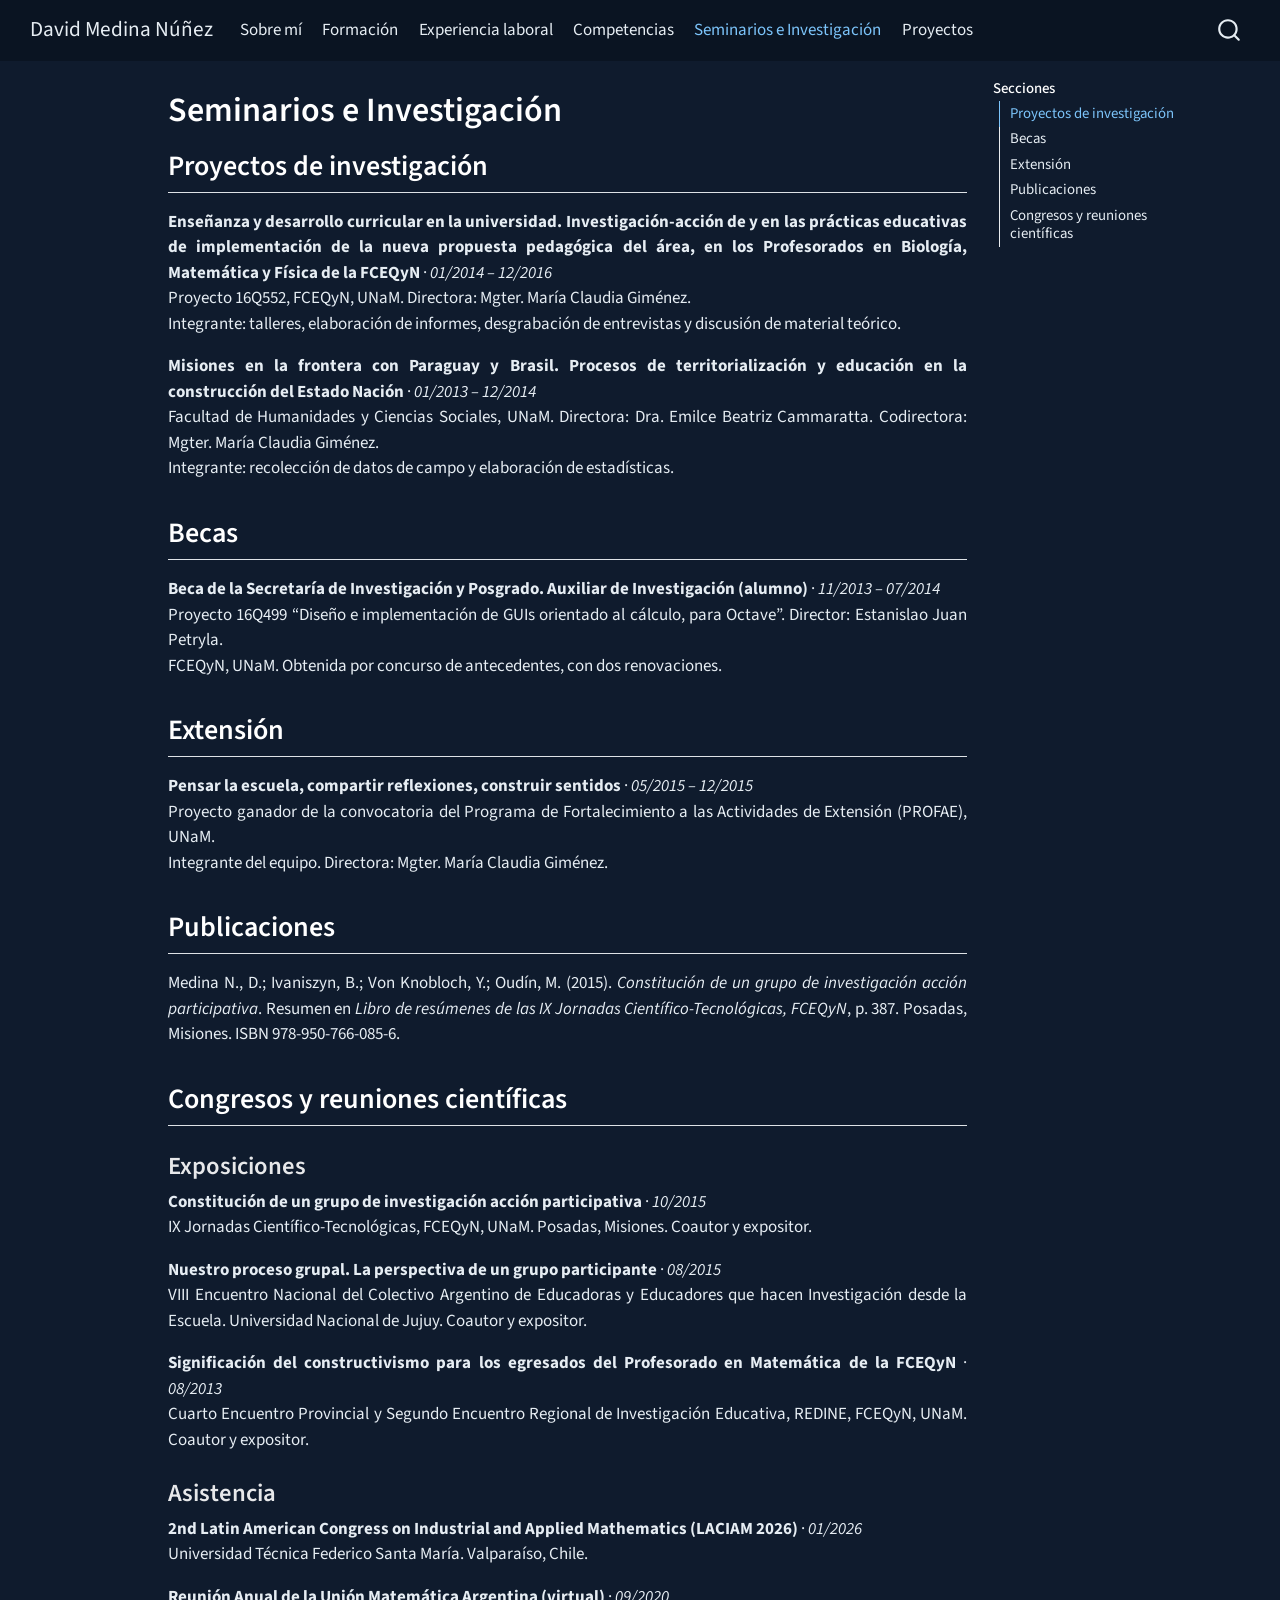
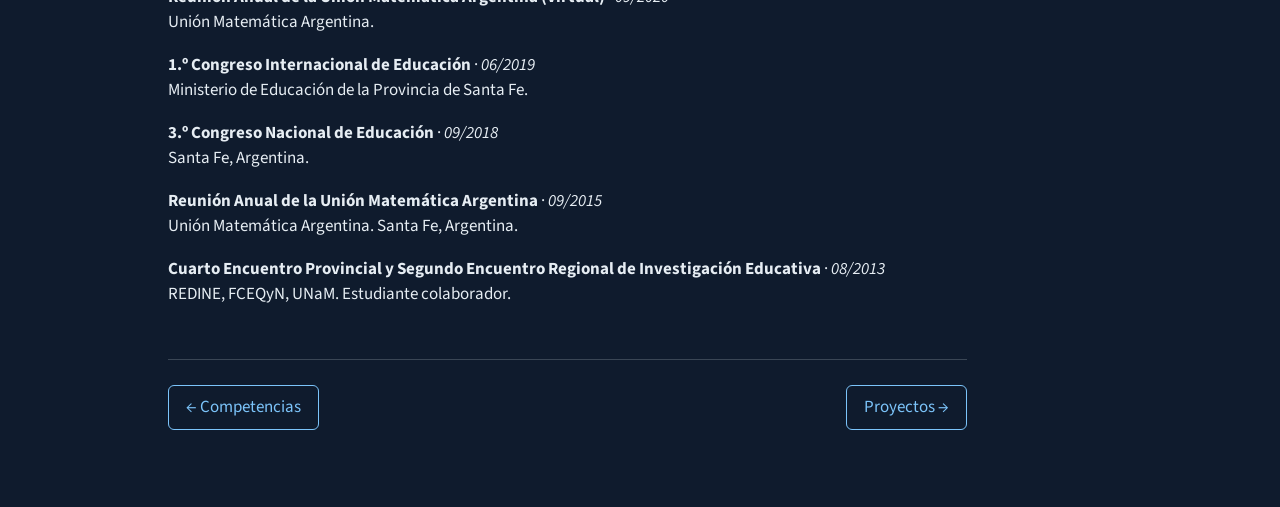
<file: docs/investigacion.html>
<!DOCTYPE html>
<html xmlns="http://www.w3.org/1999/xhtml" lang="es" xml:lang="es"><head>

<meta charset="utf-8">
<meta name="generator" content="quarto-1.10.19">

<meta name="viewport" content="width=device-width, initial-scale=1.0, user-scalable=yes">


<title>Seminarios e Investigación – David Medina Núñez</title>
<style>
/* Default styles provided by pandoc.
** See https://pandoc.org/MANUAL.html#variables-for-html for config info.
*/
span.smallcaps{font-variant: small-caps;}
div.columns{display: flex; gap: 1.5em;}
div.column{flex: auto;}
@media screen {
div.columns{gap: min(4vw, 1.5em);}
div.column{overflow-x: auto;}
}
div.hanging-indent{margin-left: 1.5em; text-indent: -1.5em;}
ul.task-list{list-style: none;}
ul.task-list li input[type="checkbox"] {
  width: 0.8em;
  margin: 0 0.8em 0.2em -1em; /* quarto-specific, see https://github.com/quarto-dev/quarto-cli/issues/4556 */ 
  vertical-align: middle;
}
</style>


<script src="site_libs/quarto-nav/quarto-nav.js"></script>
<script src="site_libs/quarto-nav/headroom.min.js"></script>
<script src="site_libs/clipboard/clipboard.min.js"></script>
<script src="site_libs/quarto-search/autocomplete.umd.js"></script>
<script src="site_libs/quarto-search/fuse.min.js"></script>
<script src="site_libs/quarto-search/quarto-search.js"></script>
<meta name="quarto:offset" content="./">
<script src="site_libs/quarto-html/quarto.js" type="module"></script>
<script src="site_libs/quarto-html/tabsets/tabsets.js" type="module"></script>
<script src="site_libs/quarto-html/popper.min.js"></script>
<script src="site_libs/quarto-html/tippy.umd.min.js"></script>
<script src="site_libs/quarto-html/anchor.min.js"></script>
<link href="site_libs/quarto-html/tippy.css" rel="stylesheet">
<link href="site_libs/quarto-html/quarto-syntax-highlighting-dark-b626d73c4c936ccc3cb08be7d45d1df6.css" rel="stylesheet" id="quarto-text-highlighting-styles">
<script src="site_libs/bootstrap/bootstrap.min.js"></script>
<link href="site_libs/bootstrap/bootstrap-icons.css" rel="stylesheet">
<link href="site_libs/bootstrap/bootstrap-1360b037adfafef43bda7f4658f6e883.min.css" rel="stylesheet" append-hash="true" id="quarto-bootstrap" data-mode="dark">
<script id="quarto-search-options" type="application/json">{
  "location": "navbar",
  "copy-button": false,
  "collapse-after": 3,
  "panel-placement": "end",
  "type": "overlay",
  "limit": 50,
  "keyboard-shortcut": [
    "f",
    "/",
    "s"
  ],
  "show-item-context": false,
  "language": {
    "search-no-results-text": "No se han encontrado resultados",
    "search-matching-documents-text": "documentos encontrados",
    "search-copy-link-title": "Copiar el enlace en la búsqueda",
    "search-hide-matches-text": "Ocultar resultados adicionales",
    "search-more-match-text": "resultado adicional en este documento",
    "search-more-matches-text": "resultados adicionales en este documento",
    "search-clear-button-title": "Borrar",
    "search-text-placeholder": "",
    "search-detached-cancel-button-title": "Cancelar",
    "search-submit-button-title": "Enviar",
    "search-label": "Buscar"
  }
}</script>


<link rel="stylesheet" href="styles.css">
</head>

<body class="nav-fixed quarto-light">

<div id="quarto-search-results"></div>
  <header id="quarto-header" class="headroom fixed-top">
    <nav class="navbar navbar-expand-lg " data-bs-theme="dark">
      <div class="navbar-container container-fluid">
      <div class="navbar-brand-container mx-auto">
    <a class="navbar-brand" href="./index.html">
    <span class="navbar-title">David Medina Núñez</span>
    </a>
  </div>
            <div id="quarto-search" class="" title="Buscar"></div>
          <button class="navbar-toggler" type="button" data-bs-toggle="collapse" data-bs-target="#navbarCollapse" aria-controls="navbarCollapse" role="menu" aria-expanded="false" aria-label="Navegación de palanca" onclick="if (window.quartoToggleHeadroom) { window.quartoToggleHeadroom(); }">
  <span class="navbar-toggler-icon"></span>
</button>
          <div class="collapse navbar-collapse" id="navbarCollapse">
            <ul class="navbar-nav navbar-nav-scroll me-auto">
  <li class="nav-item">
    <a class="nav-link" href="./index.html"> 
<span class="menu-text">Sobre mí</span></a>
  </li>  
  <li class="nav-item">
    <a class="nav-link" href="./formacion.html"> 
<span class="menu-text">Formación</span></a>
  </li>  
  <li class="nav-item">
    <a class="nav-link" href="./experiencia.html"> 
<span class="menu-text">Experiencia laboral</span></a>
  </li>  
  <li class="nav-item">
    <a class="nav-link" href="./competencias.html"> 
<span class="menu-text">Competencias</span></a>
  </li>  
  <li class="nav-item">
    <a class="nav-link active" href="./investigacion.html" aria-current="page"> 
<span class="menu-text">Seminarios e Investigación</span></a>
  </li>  
  <li class="nav-item">
    <a class="nav-link" href="./proyectos.html"> 
<span class="menu-text">Proyectos</span></a>
  </li>  
</ul>
          </div> <!-- /navcollapse -->
            <div class="quarto-navbar-tools">
</div>
      </div> <!-- /container-fluid -->
    </nav>
</header>
<!-- content -->
<div id="quarto-content" class="quarto-container page-columns page-rows-contents page-layout-article page-navbar">
<!-- sidebar -->
<!-- margin-sidebar -->
    <div id="quarto-margin-sidebar" class="sidebar margin-sidebar">
        <nav id="TOC" role="doc-toc" class="toc-active">
    <h2 id="toc-title">Secciones</h2>
   
  <ul>
  <li><a href="#proyectos-de-investigación" id="toc-proyectos-de-investigación" class="nav-link active" data-scroll-target="#proyectos-de-investigación">Proyectos de investigación</a></li>
  <li><a href="#becas" id="toc-becas" class="nav-link" data-scroll-target="#becas">Becas</a></li>
  <li><a href="#extensión" id="toc-extensión" class="nav-link" data-scroll-target="#extensión">Extensión</a></li>
  <li><a href="#publicaciones" id="toc-publicaciones" class="nav-link" data-scroll-target="#publicaciones">Publicaciones</a></li>
  <li><a href="#congresos-y-reuniones-científicas" id="toc-congresos-y-reuniones-científicas" class="nav-link" data-scroll-target="#congresos-y-reuniones-científicas">Congresos y reuniones científicas</a>
  <ul class="collapse">
  <li><a href="#exposiciones" id="toc-exposiciones" class="nav-link" data-scroll-target="#exposiciones">Exposiciones</a></li>
  <li><a href="#asistencia" id="toc-asistencia" class="nav-link" data-scroll-target="#asistencia">Asistencia</a></li>
  </ul></li>
  </ul>
</nav>
    </div>
<!-- main -->
<main class="content" id="quarto-document-content">

<header id="title-block-header" class="quarto-title-block default">
<div class="quarto-title">
<h1 class="title">Seminarios e Investigación</h1>
</div>



<div class="quarto-title-meta">

    
  
    
  </div>
  


</header>


<section id="proyectos-de-investigación" class="level2">
<h2 class="anchored" data-anchor-id="proyectos-de-investigación">Proyectos de investigación</h2>
<p><strong>Enseñanza y desarrollo curricular en la universidad. Investigación-acción de y en las prácticas educativas de implementación de la nueva propuesta pedagógica del área, en los Profesorados en Biología, Matemática y Física de la FCEQyN</strong> · <em>01/2014 – 12/2016</em><br>
Proyecto 16Q552, FCEQyN, UNaM. Directora: Mgter. María Claudia Giménez.<br>
Integrante: talleres, elaboración de informes, desgrabación de entrevistas y discusión de material teórico.</p>
<p><strong>Misiones en la frontera con Paraguay y Brasil. Procesos de territorialización y educación en la construcción del Estado Nación</strong> · <em>01/2013 – 12/2014</em><br>
Facultad de Humanidades y Ciencias Sociales, UNaM. Directora: Dra. Emilce Beatriz Cammaratta. Codirectora: Mgter. María Claudia Giménez.<br>
Integrante: recolección de datos de campo y elaboración de estadísticas.</p>
</section>
<section id="becas" class="level2">
<h2 class="anchored" data-anchor-id="becas">Becas</h2>
<p><strong>Beca de la Secretaría de Investigación y Posgrado. Auxiliar de Investigación (alumno)</strong> · <em>11/2013 – 07/2014</em><br>
Proyecto 16Q499 “Diseño e implementación de GUIs orientado al cálculo, para Octave”. Director: Estanislao Juan Petryla.<br>
FCEQyN, UNaM. Obtenida por concurso de antecedentes, con dos renovaciones.</p>
</section>
<section id="extensión" class="level2">
<h2 class="anchored" data-anchor-id="extensión">Extensión</h2>
<p><strong>Pensar la escuela, compartir reflexiones, construir sentidos</strong> · <em>05/2015 – 12/2015</em><br>
Proyecto ganador de la convocatoria del Programa de Fortalecimiento a las Actividades de Extensión (PROFAE), UNaM.<br>
Integrante del equipo. Directora: Mgter. María Claudia Giménez.</p>
</section>
<section id="publicaciones" class="level2">
<h2 class="anchored" data-anchor-id="publicaciones">Publicaciones</h2>
<p>Medina N., D.; Ivaniszyn, B.; Von Knobloch, Y.; Oudín, M. (2015). <em>Constitución de un grupo de investigación acción participativa</em>. Resumen en <em>Libro de resúmenes de las IX Jornadas Científico-Tecnológicas, FCEQyN</em>, p.&nbsp;387. Posadas, Misiones. ISBN 978-950-766-085-6.</p>
</section>
<section id="congresos-y-reuniones-científicas" class="level2">
<h2 class="anchored" data-anchor-id="congresos-y-reuniones-científicas">Congresos y reuniones científicas</h2>
<section id="exposiciones" class="level3">
<h3 class="anchored" data-anchor-id="exposiciones">Exposiciones</h3>
<p><strong>Constitución de un grupo de investigación acción participativa</strong> · <em>10/2015</em><br>
IX Jornadas Científico-Tecnológicas, FCEQyN, UNaM. Posadas, Misiones. Coautor y expositor.</p>
<p><strong>Nuestro proceso grupal. La perspectiva de un grupo participante</strong> · <em>08/2015</em><br>
VIII Encuentro Nacional del Colectivo Argentino de Educadoras y Educadores que hacen Investigación desde la Escuela. Universidad Nacional de Jujuy. Coautor y expositor.</p>
<p><strong>Significación del constructivismo para los egresados del Profesorado en Matemática de la FCEQyN</strong> · <em>08/2013</em><br>
Cuarto Encuentro Provincial y Segundo Encuentro Regional de Investigación Educativa, REDINE, FCEQyN, UNaM. Coautor y expositor.</p>
</section>
<section id="asistencia" class="level3">
<h3 class="anchored" data-anchor-id="asistencia">Asistencia</h3>
<p><strong>2nd Latin American Congress on Industrial and Applied Mathematics (LACIAM 2026)</strong> · <em>01/2026</em><br>
Universidad Técnica Federico Santa María. Valparaíso, Chile.</p>
<p><strong>Reunión Anual de la Unión Matemática Argentina (virtual)</strong> · <em>09/2020</em><br>
Unión Matemática Argentina.</p>
<p><strong>1.º Congreso Internacional de Educación</strong> · <em>06/2019</em><br>
Ministerio de Educación de la Provincia de Santa Fe.</p>
<p><strong>3.º Congreso Nacional de Educación</strong> · <em>09/2018</em><br>
Santa Fe, Argentina.</p>
<p><strong>Reunión Anual de la Unión Matemática Argentina</strong> · <em>09/2015</em><br>
Unión Matemática Argentina. Santa Fe, Argentina.</p>
<p><strong>Cuarto Encuentro Provincial y Segundo Encuentro Regional de Investigación Educativa</strong> · <em>08/2013</em><br>
REDINE, FCEQyN, UNaM. Estudiante colaborador.</p>
<div class="nav-paginas">
<div class="anterior">
<p><a href="./competencias.html">← Competencias</a></p>
</div>
<div class="siguiente">
<p><a href="./proyectos.html">Proyectos →</a></p>
</div>
</div>


</section>
</section>

</main> <!-- /main -->
<script id="quarto-html-after-body" type="application/javascript">
  window.document.addEventListener("DOMContentLoaded", function (event) {
    const icon = "";
    const anchorJS = new window.AnchorJS();
    anchorJS.options = {
      placement: 'right',
      icon: icon
    };
    anchorJS.add('.anchored');
    const isCodeAnnotation = (el) => {
      for (const clz of el.classList) {
        if (clz.startsWith('code-annotation-')) {                     
          return true;
        }
      }
      return false;
    }
    const onCopySuccess = function(e) {
      // button target
      const button = e.trigger;
      // don't keep focus
      button.blur();
      // flash "checked"
      button.classList.add('code-copy-button-checked');
      var currentTitle = button.getAttribute("title");
      button.setAttribute("title", "Copiado");
      let tooltip;
      if (window.bootstrap) {
        button.setAttribute("data-bs-toggle", "tooltip");
        button.setAttribute("data-bs-placement", "left");
        button.setAttribute("data-bs-title", "Copiado");
        tooltip = new bootstrap.Tooltip(button, 
          { trigger: "manual", 
            customClass: "code-copy-button-tooltip",
            offset: [0, -8]});
        tooltip.show();    
      }
      setTimeout(function() {
        if (tooltip) {
          tooltip.hide();
          button.removeAttribute("data-bs-title");
          button.removeAttribute("data-bs-toggle");
          button.removeAttribute("data-bs-placement");
        }
        button.setAttribute("title", currentTitle);
        button.classList.remove('code-copy-button-checked');
      }, 1000);
      // clear code selection
      e.clearSelection();
    }
    const getTextToCopy = function(trigger) {
      const outerScaffold = trigger.parentElement.cloneNode(true);
      const codeEl = outerScaffold.querySelector('code');
      for (const childEl of codeEl.children) {
        if (isCodeAnnotation(childEl)) {
          childEl.remove();
        }
      }
      return codeEl.innerText;
    }
    const clipboard = new window.ClipboardJS('.code-copy-button:not([data-in-quarto-modal])', {
      text: getTextToCopy
    });
    clipboard.on('success', onCopySuccess);
    if (window.document.getElementById('quarto-embedded-source-code-modal')) {
      const clipboardModal = new window.ClipboardJS('.code-copy-button[data-in-quarto-modal]', {
        text: getTextToCopy,
        container: window.document.getElementById('quarto-embedded-source-code-modal')
      });
      clipboardModal.on('success', onCopySuccess);
    }
      var localhostRegex = new RegExp(/^(?:http|https):\/\/localhost\:?[0-9]*\//);
      var mailtoRegex = new RegExp(/^mailto:/);
        var filterRegex = new RegExp('/' + window.location.host + '/');
      var isInternal = (href) => {
          return filterRegex.test(href) || localhostRegex.test(href) || mailtoRegex.test(href);
      }
      // Inspect non-navigation links and adorn them if external
     var links = window.document.querySelectorAll('a[href]:not(.nav-link):not(.navbar-brand):not(.toc-action):not(.sidebar-link):not(.sidebar-item-toggle):not(.pagination-link):not(.no-external):not([aria-hidden]):not(.dropdown-item):not(.quarto-navigation-tool):not(.about-link)');
      for (var i=0; i<links.length; i++) {
        const link = links[i];
        if (!isInternal(link.href)) {
          // undo the damage that might have been done by quarto-nav.js in the case of
          // links that we want to consider external
          if (link.dataset.originalHref !== undefined) {
            link.href = link.dataset.originalHref;
          }
        }
      }
    function tippyHover(el, contentFn, onTriggerFn, onUntriggerFn) {
      const config = {
        allowHTML: true,
        maxWidth: 500,
        delay: 100,
        arrow: false,
        appendTo: function(el) {
            return el.parentElement;
        },
        interactive: true,
        interactiveBorder: 10,
        theme: 'quarto',
        placement: 'bottom-start',
      };
      if (contentFn) {
        config.content = contentFn;
      }
      if (onTriggerFn) {
        config.onTrigger = onTriggerFn;
      }
      if (onUntriggerFn) {
        config.onUntrigger = onUntriggerFn;
      }
      window.tippy(el, config); 
    }
    const noterefs = window.document.querySelectorAll('a[role="doc-noteref"]');
    for (var i=0; i<noterefs.length; i++) {
      const ref = noterefs[i];
      tippyHover(ref, function() {
        // use id or data attribute instead here
        let href = ref.getAttribute('data-footnote-href') || ref.getAttribute('href');
        try { href = new URL(href).hash; } catch {}
        const id = href.replace(/^#\/?/, "");
        const note = window.document.getElementById(id);
        if (note) {
          return note.innerHTML;
        } else {
          return "";
        }
      });
    }
    const xrefs = window.document.querySelectorAll('a.quarto-xref');
    const processXRef = (id, note) => {
      // Strip column container classes
      const stripColumnClz = (el) => {
        el.classList.remove("page-full", "page-columns");
        if (el.children) {
          for (const child of el.children) {
            stripColumnClz(child);
          }
        }
      }
      stripColumnClz(note)
      if (id === null || id.startsWith('sec-')) {
        // Special case sections, only their first couple elements
        const container = document.createElement("div");
        if (note.children && note.children.length > 2) {
          container.appendChild(note.children[0].cloneNode(true));
          for (let i = 1; i < note.children.length; i++) {
            const child = note.children[i];
            if (child.tagName === "P" && child.innerText === "") {
              continue;
            } else {
              container.appendChild(child.cloneNode(true));
              break;
            }
          }
          if (window.Quarto?.typesetMath) {
            window.Quarto.typesetMath(container);
          }
          return container.innerHTML
        } else {
          if (window.Quarto?.typesetMath) {
            window.Quarto.typesetMath(note);
          }
          return note.innerHTML;
        }
      } else {
        // Remove any anchor links if they are present
        const anchorLink = note.querySelector('a.anchorjs-link');
        if (anchorLink) {
          anchorLink.remove();
        }
        if (window.Quarto?.typesetMath) {
          window.Quarto.typesetMath(note);
        }
        if (note.classList.contains("callout")) {
          return note.outerHTML;
        } else {
          return note.innerHTML;
        }
      }
    }
    for (var i=0; i<xrefs.length; i++) {
      const xref = xrefs[i];
      tippyHover(xref, undefined, function(instance) {
        instance.disable();
        let url = xref.getAttribute('href');
        let hash = undefined; 
        if (url.startsWith('#')) {
          hash = url;
        } else {
          try { hash = new URL(url).hash; } catch {}
        }
        if (hash) {
          const id = hash.replace(/^#\/?/, "");
          const note = window.document.getElementById(id);
          if (note !== null) {
            try {
              const html = processXRef(id, note.cloneNode(true));
              instance.setContent(html);
            } finally {
              instance.enable();
              instance.show();
            }
          } else {
            // See if we can fetch this
            fetch(url.split('#')[0])
            .then(res => res.text())
            .then(html => {
              const parser = new DOMParser();
              const htmlDoc = parser.parseFromString(html, "text/html");
              const note = htmlDoc.getElementById(id);
              if (note !== null) {
                const html = processXRef(id, note);
                instance.setContent(html);
              } 
            }).finally(() => {
              instance.enable();
              instance.show();
            });
          }
        } else {
          // See if we can fetch a full url (with no hash to target)
          // This is a special case and we should probably do some content thinning / targeting
          fetch(url)
          .then(res => res.text())
          .then(html => {
            const parser = new DOMParser();
            const htmlDoc = parser.parseFromString(html, "text/html");
            const note = htmlDoc.querySelector('main.content');
            if (note !== null) {
              // This should only happen for chapter cross references
              // (since there is no id in the URL)
              // remove the first header
              if (note.children.length > 0 && note.children[0].tagName === "HEADER") {
                note.children[0].remove();
              }
              const html = processXRef(null, note);
              instance.setContent(html);
            } 
          }).finally(() => {
            instance.enable();
            instance.show();
          });
        }
      }, function(instance) {
      });
    }
        let selectedAnnoteEl;
        const selectorForAnnotation = ( cell, annotation) => {
          let cellAttr = 'data-code-cell="' + cell + '"';
          let lineAttr = 'data-code-annotation="' +  annotation + '"';
          const selector = 'span[' + cellAttr + '][' + lineAttr + ']';
          return selector;
        }
        const selectCodeLines = (annoteEl) => {
          const doc = window.document;
          const targetCell = annoteEl.getAttribute("data-target-cell");
          const targetAnnotation = annoteEl.getAttribute("data-target-annotation");
          const annoteSpan = window.document.querySelector(selectorForAnnotation(targetCell, targetAnnotation));
          const lines = annoteSpan.getAttribute("data-code-lines").split(",");
          const lineIds = lines.map((line) => {
            return targetCell + "-" + line;
          })
          let top = null;
          let height = null;
          let parent = null;
          if (lineIds.length > 0) {
              //compute the position of the single el (top and bottom and make a div)
              const el = window.document.getElementById(lineIds[0]);
              top = el.offsetTop;
              height = el.offsetHeight;
              parent = el.parentElement.parentElement;
            if (lineIds.length > 1) {
              const lastEl = window.document.getElementById(lineIds[lineIds.length - 1]);
              const bottom = lastEl.offsetTop + lastEl.offsetHeight;
              height = bottom - top;
            }
            if (top !== null && height !== null && parent !== null) {
              // cook up a div (if necessary) and position it 
              let div = window.document.getElementById("code-annotation-line-highlight");
              if (div === null) {
                div = window.document.createElement("div");
                div.setAttribute("id", "code-annotation-line-highlight");
                div.style.position = 'absolute';
                parent.appendChild(div);
              }
              div.style.top = top - 2 + "px";
              div.style.height = height + 4 + "px";
              div.style.left = 0;
              let gutterDiv = window.document.getElementById("code-annotation-line-highlight-gutter");
              if (gutterDiv === null) {
                gutterDiv = window.document.createElement("div");
                gutterDiv.setAttribute("id", "code-annotation-line-highlight-gutter");
                gutterDiv.style.position = 'absolute';
                const codeCell = window.document.getElementById(targetCell);
                const gutter = codeCell.querySelector('.code-annotation-gutter');
                gutter.appendChild(gutterDiv);
              }
              gutterDiv.style.top = top - 2 + "px";
              gutterDiv.style.height = height + 4 + "px";
            }
            selectedAnnoteEl = annoteEl;
          }
        };
        const unselectCodeLines = () => {
          const elementsIds = ["code-annotation-line-highlight", "code-annotation-line-highlight-gutter"];
          elementsIds.forEach((elId) => {
            const div = window.document.getElementById(elId);
            if (div) {
              div.remove();
            }
          });
          selectedAnnoteEl = undefined;
        };
          // Handle positioning of the toggle
      window.addEventListener(
        "resize",
        throttle(() => {
          elRect = undefined;
          if (selectedAnnoteEl) {
            selectCodeLines(selectedAnnoteEl);
          }
        }, 10)
      );
      function throttle(fn, ms) {
      let throttle = false;
      let timer;
        return (...args) => {
          if(!throttle) { // first call gets through
              fn.apply(this, args);
              throttle = true;
          } else { // all the others get throttled
              if(timer) clearTimeout(timer); // cancel #2
              timer = setTimeout(() => {
                fn.apply(this, args);
                timer = throttle = false;
              }, ms);
          }
        };
      }
        // Attach click handler to the DT
        const annoteDls = window.document.querySelectorAll('dt[data-target-cell]');
        for (const annoteDlNode of annoteDls) {
          annoteDlNode.addEventListener('click', (event) => {
            const clickedEl = event.target;
            if (clickedEl !== selectedAnnoteEl) {
              unselectCodeLines();
              const activeEl = window.document.querySelector('dt[data-target-cell].code-annotation-active');
              if (activeEl) {
                activeEl.classList.remove('code-annotation-active');
              }
              selectCodeLines(clickedEl);
              clickedEl.classList.add('code-annotation-active');
            } else {
              // Unselect the line
              unselectCodeLines();
              clickedEl.classList.remove('code-annotation-active');
            }
          });
        }
    const findCites = (el) => {
      const parentEl = el.parentElement;
      if (parentEl) {
        const cites = parentEl.dataset.cites;
        if (cites) {
          return {
            el,
            cites: cites.split(' ')
          };
        } else {
          return findCites(el.parentElement)
        }
      } else {
        return undefined;
      }
    };
    var bibliorefs = window.document.querySelectorAll('a[role="doc-biblioref"]');
    for (var i=0; i<bibliorefs.length; i++) {
      const ref = bibliorefs[i];
      const citeInfo = findCites(ref);
      if (citeInfo) {
        tippyHover(citeInfo.el, function() {
          var popup = window.document.createElement('div');
          citeInfo.cites.forEach(function(cite) {
            var citeDiv = window.document.createElement('div');
            citeDiv.classList.add('hanging-indent');
            citeDiv.classList.add('csl-entry');
            var biblioDiv = window.document.getElementById('ref-' + cite);
            if (biblioDiv) {
              citeDiv.innerHTML = biblioDiv.innerHTML;
            }
            popup.appendChild(citeDiv);
          });
          return popup.innerHTML;
        });
      }
    }
  });
  </script>
</div> <!-- /content -->




</body></html>
</file>
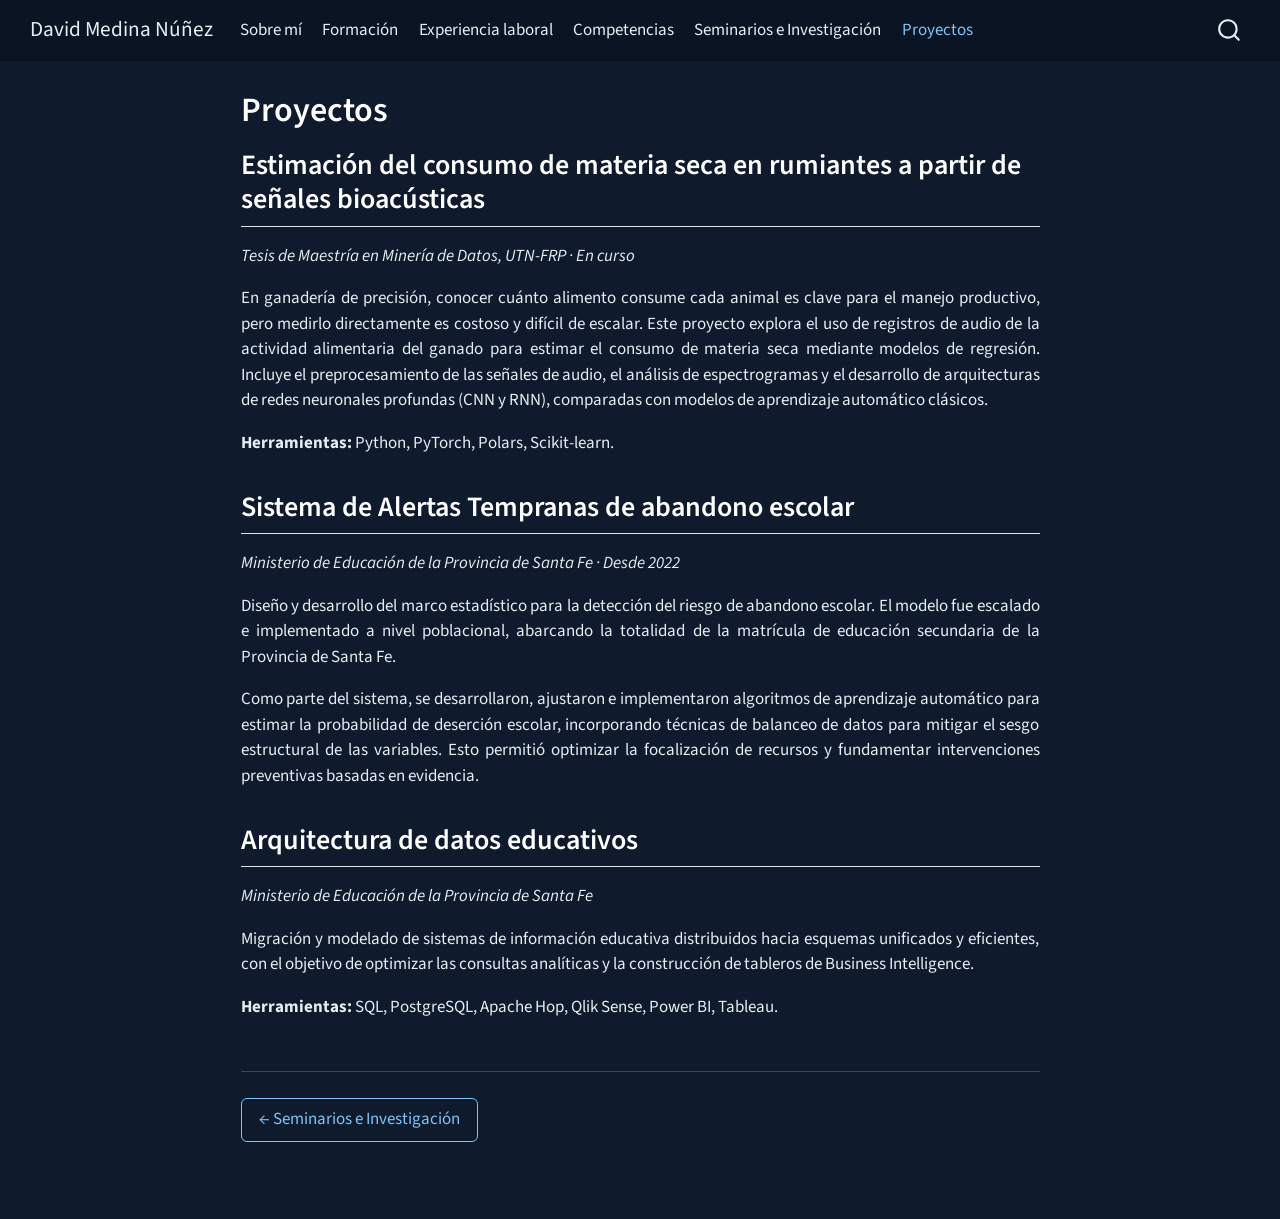
<file: docs/proyectos.html>
<!DOCTYPE html>
<html xmlns="http://www.w3.org/1999/xhtml" lang="es" xml:lang="es"><head>

<meta charset="utf-8">
<meta name="generator" content="quarto-1.10.19">

<meta name="viewport" content="width=device-width, initial-scale=1.0, user-scalable=yes">


<title>Proyectos – David Medina Núñez</title>
<style>
/* Default styles provided by pandoc.
** See https://pandoc.org/MANUAL.html#variables-for-html for config info.
*/
span.smallcaps{font-variant: small-caps;}
div.columns{display: flex; gap: 1.5em;}
div.column{flex: auto;}
@media screen {
div.columns{gap: min(4vw, 1.5em);}
div.column{overflow-x: auto;}
}
div.hanging-indent{margin-left: 1.5em; text-indent: -1.5em;}
ul.task-list{list-style: none;}
ul.task-list li input[type="checkbox"] {
  width: 0.8em;
  margin: 0 0.8em 0.2em -1em; /* quarto-specific, see https://github.com/quarto-dev/quarto-cli/issues/4556 */ 
  vertical-align: middle;
}
</style>


<script src="site_libs/quarto-nav/quarto-nav.js"></script>
<script src="site_libs/quarto-nav/headroom.min.js"></script>
<script src="site_libs/clipboard/clipboard.min.js"></script>
<script src="site_libs/quarto-search/autocomplete.umd.js"></script>
<script src="site_libs/quarto-search/fuse.min.js"></script>
<script src="site_libs/quarto-search/quarto-search.js"></script>
<meta name="quarto:offset" content="./">
<script src="site_libs/quarto-html/quarto.js" type="module"></script>
<script src="site_libs/quarto-html/tabsets/tabsets.js" type="module"></script>
<script src="site_libs/quarto-html/popper.min.js"></script>
<script src="site_libs/quarto-html/tippy.umd.min.js"></script>
<script src="site_libs/quarto-html/anchor.min.js"></script>
<link href="site_libs/quarto-html/tippy.css" rel="stylesheet">
<link href="site_libs/quarto-html/quarto-syntax-highlighting-dark-b626d73c4c936ccc3cb08be7d45d1df6.css" rel="stylesheet" id="quarto-text-highlighting-styles">
<script src="site_libs/bootstrap/bootstrap.min.js"></script>
<link href="site_libs/bootstrap/bootstrap-icons.css" rel="stylesheet">
<link href="site_libs/bootstrap/bootstrap-1360b037adfafef43bda7f4658f6e883.min.css" rel="stylesheet" append-hash="true" id="quarto-bootstrap" data-mode="dark">
<script id="quarto-search-options" type="application/json">{
  "location": "navbar",
  "copy-button": false,
  "collapse-after": 3,
  "panel-placement": "end",
  "type": "overlay",
  "limit": 50,
  "keyboard-shortcut": [
    "f",
    "/",
    "s"
  ],
  "show-item-context": false,
  "language": {
    "search-no-results-text": "No se han encontrado resultados",
    "search-matching-documents-text": "documentos encontrados",
    "search-copy-link-title": "Copiar el enlace en la búsqueda",
    "search-hide-matches-text": "Ocultar resultados adicionales",
    "search-more-match-text": "resultado adicional en este documento",
    "search-more-matches-text": "resultados adicionales en este documento",
    "search-clear-button-title": "Borrar",
    "search-text-placeholder": "",
    "search-detached-cancel-button-title": "Cancelar",
    "search-submit-button-title": "Enviar",
    "search-label": "Buscar"
  }
}</script>


<link rel="stylesheet" href="styles.css">
</head>

<body class="nav-fixed fullcontent quarto-light">

<div id="quarto-search-results"></div>
  <header id="quarto-header" class="headroom fixed-top">
    <nav class="navbar navbar-expand-lg " data-bs-theme="dark">
      <div class="navbar-container container-fluid">
      <div class="navbar-brand-container mx-auto">
    <a class="navbar-brand" href="./index.html">
    <span class="navbar-title">David Medina Núñez</span>
    </a>
  </div>
            <div id="quarto-search" class="" title="Buscar"></div>
          <button class="navbar-toggler" type="button" data-bs-toggle="collapse" data-bs-target="#navbarCollapse" aria-controls="navbarCollapse" role="menu" aria-expanded="false" aria-label="Navegación de palanca" onclick="if (window.quartoToggleHeadroom) { window.quartoToggleHeadroom(); }">
  <span class="navbar-toggler-icon"></span>
</button>
          <div class="collapse navbar-collapse" id="navbarCollapse">
            <ul class="navbar-nav navbar-nav-scroll me-auto">
  <li class="nav-item">
    <a class="nav-link" href="./index.html"> 
<span class="menu-text">Sobre mí</span></a>
  </li>  
  <li class="nav-item">
    <a class="nav-link" href="./formacion.html"> 
<span class="menu-text">Formación</span></a>
  </li>  
  <li class="nav-item">
    <a class="nav-link" href="./experiencia.html"> 
<span class="menu-text">Experiencia laboral</span></a>
  </li>  
  <li class="nav-item">
    <a class="nav-link" href="./competencias.html"> 
<span class="menu-text">Competencias</span></a>
  </li>  
  <li class="nav-item">
    <a class="nav-link" href="./investigacion.html"> 
<span class="menu-text">Seminarios e Investigación</span></a>
  </li>  
  <li class="nav-item">
    <a class="nav-link active" href="./proyectos.html" aria-current="page"> 
<span class="menu-text">Proyectos</span></a>
  </li>  
</ul>
          </div> <!-- /navcollapse -->
            <div class="quarto-navbar-tools">
</div>
      </div> <!-- /container-fluid -->
    </nav>
</header>
<!-- content -->
<div id="quarto-content" class="quarto-container page-columns page-rows-contents page-layout-article page-navbar">
<!-- sidebar -->
<!-- margin-sidebar -->
    
<!-- main -->
<main class="content" id="quarto-document-content">

<header id="title-block-header" class="quarto-title-block default">
<div class="quarto-title">
<h1 class="title">Proyectos</h1>
</div>



<div class="quarto-title-meta">

    
  
    
  </div>
  


</header>


<section id="estimación-del-consumo-de-materia-seca-en-rumiantes-a-partir-de-señales-bioacústicas" class="level2">
<h2 class="anchored" data-anchor-id="estimación-del-consumo-de-materia-seca-en-rumiantes-a-partir-de-señales-bioacústicas">Estimación del consumo de materia seca en rumiantes a partir de señales bioacústicas</h2>
<p><em>Tesis de Maestría en Minería de Datos, UTN-FRP · En curso</em></p>
<p>En ganadería de precisión, conocer cuánto alimento consume cada animal es clave para el manejo productivo, pero medirlo directamente es costoso y difícil de escalar. Este proyecto explora el uso de registros de audio de la actividad alimentaria del ganado para estimar el consumo de materia seca mediante modelos de regresión. Incluye el preprocesamiento de las señales de audio, el análisis de espectrogramas y el desarrollo de arquitecturas de redes neuronales profundas (CNN y RNN), comparadas con modelos de aprendizaje automático clásicos.</p>
<p><strong>Herramientas:</strong> Python, PyTorch, Polars, Scikit-learn.</p>
</section>
<section id="sistema-de-alertas-tempranas-de-abandono-escolar" class="level2">
<h2 class="anchored" data-anchor-id="sistema-de-alertas-tempranas-de-abandono-escolar">Sistema de Alertas Tempranas de abandono escolar</h2>
<p><em>Ministerio de Educación de la Provincia de Santa Fe · Desde 2022</em></p>
<p>Diseño y desarrollo del marco estadístico para la detección del riesgo de abandono escolar. El modelo fue escalado e implementado a nivel poblacional, abarcando la totalidad de la matrícula de educación secundaria de la Provincia de Santa Fe.</p>
<p>Como parte del sistema, se desarrollaron, ajustaron e implementaron algoritmos de aprendizaje automático para estimar la probabilidad de deserción escolar, incorporando técnicas de balanceo de datos para mitigar el sesgo estructural de las variables. Esto permitió optimizar la focalización de recursos y fundamentar intervenciones preventivas basadas en evidencia.</p>
</section>
<section id="arquitectura-de-datos-educativos" class="level2">
<h2 class="anchored" data-anchor-id="arquitectura-de-datos-educativos">Arquitectura de datos educativos</h2>
<p><em>Ministerio de Educación de la Provincia de Santa Fe</em></p>
<p>Migración y modelado de sistemas de información educativa distribuidos hacia esquemas unificados y eficientes, con el objetivo de optimizar las consultas analíticas y la construcción de tableros de Business Intelligence.</p>
<p><strong>Herramientas:</strong> SQL, PostgreSQL, Apache Hop, Qlik Sense, Power BI, Tableau.</p>
<div class="nav-paginas">
<div class="anterior">
<p><a href="./investigacion.html">← Seminarios e Investigación</a></p>
</div>
</div>


</section>

</main> <!-- /main -->
<script id="quarto-html-after-body" type="application/javascript">
  window.document.addEventListener("DOMContentLoaded", function (event) {
    const icon = "";
    const anchorJS = new window.AnchorJS();
    anchorJS.options = {
      placement: 'right',
      icon: icon
    };
    anchorJS.add('.anchored');
    const isCodeAnnotation = (el) => {
      for (const clz of el.classList) {
        if (clz.startsWith('code-annotation-')) {                     
          return true;
        }
      }
      return false;
    }
    const onCopySuccess = function(e) {
      // button target
      const button = e.trigger;
      // don't keep focus
      button.blur();
      // flash "checked"
      button.classList.add('code-copy-button-checked');
      var currentTitle = button.getAttribute("title");
      button.setAttribute("title", "Copiado");
      let tooltip;
      if (window.bootstrap) {
        button.setAttribute("data-bs-toggle", "tooltip");
        button.setAttribute("data-bs-placement", "left");
        button.setAttribute("data-bs-title", "Copiado");
        tooltip = new bootstrap.Tooltip(button, 
          { trigger: "manual", 
            customClass: "code-copy-button-tooltip",
            offset: [0, -8]});
        tooltip.show();    
      }
      setTimeout(function() {
        if (tooltip) {
          tooltip.hide();
          button.removeAttribute("data-bs-title");
          button.removeAttribute("data-bs-toggle");
          button.removeAttribute("data-bs-placement");
        }
        button.setAttribute("title", currentTitle);
        button.classList.remove('code-copy-button-checked');
      }, 1000);
      // clear code selection
      e.clearSelection();
    }
    const getTextToCopy = function(trigger) {
      const outerScaffold = trigger.parentElement.cloneNode(true);
      const codeEl = outerScaffold.querySelector('code');
      for (const childEl of codeEl.children) {
        if (isCodeAnnotation(childEl)) {
          childEl.remove();
        }
      }
      return codeEl.innerText;
    }
    const clipboard = new window.ClipboardJS('.code-copy-button:not([data-in-quarto-modal])', {
      text: getTextToCopy
    });
    clipboard.on('success', onCopySuccess);
    if (window.document.getElementById('quarto-embedded-source-code-modal')) {
      const clipboardModal = new window.ClipboardJS('.code-copy-button[data-in-quarto-modal]', {
        text: getTextToCopy,
        container: window.document.getElementById('quarto-embedded-source-code-modal')
      });
      clipboardModal.on('success', onCopySuccess);
    }
      var localhostRegex = new RegExp(/^(?:http|https):\/\/localhost\:?[0-9]*\//);
      var mailtoRegex = new RegExp(/^mailto:/);
        var filterRegex = new RegExp('/' + window.location.host + '/');
      var isInternal = (href) => {
          return filterRegex.test(href) || localhostRegex.test(href) || mailtoRegex.test(href);
      }
      // Inspect non-navigation links and adorn them if external
     var links = window.document.querySelectorAll('a[href]:not(.nav-link):not(.navbar-brand):not(.toc-action):not(.sidebar-link):not(.sidebar-item-toggle):not(.pagination-link):not(.no-external):not([aria-hidden]):not(.dropdown-item):not(.quarto-navigation-tool):not(.about-link)');
      for (var i=0; i<links.length; i++) {
        const link = links[i];
        if (!isInternal(link.href)) {
          // undo the damage that might have been done by quarto-nav.js in the case of
          // links that we want to consider external
          if (link.dataset.originalHref !== undefined) {
            link.href = link.dataset.originalHref;
          }
        }
      }
    function tippyHover(el, contentFn, onTriggerFn, onUntriggerFn) {
      const config = {
        allowHTML: true,
        maxWidth: 500,
        delay: 100,
        arrow: false,
        appendTo: function(el) {
            return el.parentElement;
        },
        interactive: true,
        interactiveBorder: 10,
        theme: 'quarto',
        placement: 'bottom-start',
      };
      if (contentFn) {
        config.content = contentFn;
      }
      if (onTriggerFn) {
        config.onTrigger = onTriggerFn;
      }
      if (onUntriggerFn) {
        config.onUntrigger = onUntriggerFn;
      }
      window.tippy(el, config); 
    }
    const noterefs = window.document.querySelectorAll('a[role="doc-noteref"]');
    for (var i=0; i<noterefs.length; i++) {
      const ref = noterefs[i];
      tippyHover(ref, function() {
        // use id or data attribute instead here
        let href = ref.getAttribute('data-footnote-href') || ref.getAttribute('href');
        try { href = new URL(href).hash; } catch {}
        const id = href.replace(/^#\/?/, "");
        const note = window.document.getElementById(id);
        if (note) {
          return note.innerHTML;
        } else {
          return "";
        }
      });
    }
    const xrefs = window.document.querySelectorAll('a.quarto-xref');
    const processXRef = (id, note) => {
      // Strip column container classes
      const stripColumnClz = (el) => {
        el.classList.remove("page-full", "page-columns");
        if (el.children) {
          for (const child of el.children) {
            stripColumnClz(child);
          }
        }
      }
      stripColumnClz(note)
      if (id === null || id.startsWith('sec-')) {
        // Special case sections, only their first couple elements
        const container = document.createElement("div");
        if (note.children && note.children.length > 2) {
          container.appendChild(note.children[0].cloneNode(true));
          for (let i = 1; i < note.children.length; i++) {
            const child = note.children[i];
            if (child.tagName === "P" && child.innerText === "") {
              continue;
            } else {
              container.appendChild(child.cloneNode(true));
              break;
            }
          }
          if (window.Quarto?.typesetMath) {
            window.Quarto.typesetMath(container);
          }
          return container.innerHTML
        } else {
          if (window.Quarto?.typesetMath) {
            window.Quarto.typesetMath(note);
          }
          return note.innerHTML;
        }
      } else {
        // Remove any anchor links if they are present
        const anchorLink = note.querySelector('a.anchorjs-link');
        if (anchorLink) {
          anchorLink.remove();
        }
        if (window.Quarto?.typesetMath) {
          window.Quarto.typesetMath(note);
        }
        if (note.classList.contains("callout")) {
          return note.outerHTML;
        } else {
          return note.innerHTML;
        }
      }
    }
    for (var i=0; i<xrefs.length; i++) {
      const xref = xrefs[i];
      tippyHover(xref, undefined, function(instance) {
        instance.disable();
        let url = xref.getAttribute('href');
        let hash = undefined; 
        if (url.startsWith('#')) {
          hash = url;
        } else {
          try { hash = new URL(url).hash; } catch {}
        }
        if (hash) {
          const id = hash.replace(/^#\/?/, "");
          const note = window.document.getElementById(id);
          if (note !== null) {
            try {
              const html = processXRef(id, note.cloneNode(true));
              instance.setContent(html);
            } finally {
              instance.enable();
              instance.show();
            }
          } else {
            // See if we can fetch this
            fetch(url.split('#')[0])
            .then(res => res.text())
            .then(html => {
              const parser = new DOMParser();
              const htmlDoc = parser.parseFromString(html, "text/html");
              const note = htmlDoc.getElementById(id);
              if (note !== null) {
                const html = processXRef(id, note);
                instance.setContent(html);
              } 
            }).finally(() => {
              instance.enable();
              instance.show();
            });
          }
        } else {
          // See if we can fetch a full url (with no hash to target)
          // This is a special case and we should probably do some content thinning / targeting
          fetch(url)
          .then(res => res.text())
          .then(html => {
            const parser = new DOMParser();
            const htmlDoc = parser.parseFromString(html, "text/html");
            const note = htmlDoc.querySelector('main.content');
            if (note !== null) {
              // This should only happen for chapter cross references
              // (since there is no id in the URL)
              // remove the first header
              if (note.children.length > 0 && note.children[0].tagName === "HEADER") {
                note.children[0].remove();
              }
              const html = processXRef(null, note);
              instance.setContent(html);
            } 
          }).finally(() => {
            instance.enable();
            instance.show();
          });
        }
      }, function(instance) {
      });
    }
        let selectedAnnoteEl;
        const selectorForAnnotation = ( cell, annotation) => {
          let cellAttr = 'data-code-cell="' + cell + '"';
          let lineAttr = 'data-code-annotation="' +  annotation + '"';
          const selector = 'span[' + cellAttr + '][' + lineAttr + ']';
          return selector;
        }
        const selectCodeLines = (annoteEl) => {
          const doc = window.document;
          const targetCell = annoteEl.getAttribute("data-target-cell");
          const targetAnnotation = annoteEl.getAttribute("data-target-annotation");
          const annoteSpan = window.document.querySelector(selectorForAnnotation(targetCell, targetAnnotation));
          const lines = annoteSpan.getAttribute("data-code-lines").split(",");
          const lineIds = lines.map((line) => {
            return targetCell + "-" + line;
          })
          let top = null;
          let height = null;
          let parent = null;
          if (lineIds.length > 0) {
              //compute the position of the single el (top and bottom and make a div)
              const el = window.document.getElementById(lineIds[0]);
              top = el.offsetTop;
              height = el.offsetHeight;
              parent = el.parentElement.parentElement;
            if (lineIds.length > 1) {
              const lastEl = window.document.getElementById(lineIds[lineIds.length - 1]);
              const bottom = lastEl.offsetTop + lastEl.offsetHeight;
              height = bottom - top;
            }
            if (top !== null && height !== null && parent !== null) {
              // cook up a div (if necessary) and position it 
              let div = window.document.getElementById("code-annotation-line-highlight");
              if (div === null) {
                div = window.document.createElement("div");
                div.setAttribute("id", "code-annotation-line-highlight");
                div.style.position = 'absolute';
                parent.appendChild(div);
              }
              div.style.top = top - 2 + "px";
              div.style.height = height + 4 + "px";
              div.style.left = 0;
              let gutterDiv = window.document.getElementById("code-annotation-line-highlight-gutter");
              if (gutterDiv === null) {
                gutterDiv = window.document.createElement("div");
                gutterDiv.setAttribute("id", "code-annotation-line-highlight-gutter");
                gutterDiv.style.position = 'absolute';
                const codeCell = window.document.getElementById(targetCell);
                const gutter = codeCell.querySelector('.code-annotation-gutter');
                gutter.appendChild(gutterDiv);
              }
              gutterDiv.style.top = top - 2 + "px";
              gutterDiv.style.height = height + 4 + "px";
            }
            selectedAnnoteEl = annoteEl;
          }
        };
        const unselectCodeLines = () => {
          const elementsIds = ["code-annotation-line-highlight", "code-annotation-line-highlight-gutter"];
          elementsIds.forEach((elId) => {
            const div = window.document.getElementById(elId);
            if (div) {
              div.remove();
            }
          });
          selectedAnnoteEl = undefined;
        };
          // Handle positioning of the toggle
      window.addEventListener(
        "resize",
        throttle(() => {
          elRect = undefined;
          if (selectedAnnoteEl) {
            selectCodeLines(selectedAnnoteEl);
          }
        }, 10)
      );
      function throttle(fn, ms) {
      let throttle = false;
      let timer;
        return (...args) => {
          if(!throttle) { // first call gets through
              fn.apply(this, args);
              throttle = true;
          } else { // all the others get throttled
              if(timer) clearTimeout(timer); // cancel #2
              timer = setTimeout(() => {
                fn.apply(this, args);
                timer = throttle = false;
              }, ms);
          }
        };
      }
        // Attach click handler to the DT
        const annoteDls = window.document.querySelectorAll('dt[data-target-cell]');
        for (const annoteDlNode of annoteDls) {
          annoteDlNode.addEventListener('click', (event) => {
            const clickedEl = event.target;
            if (clickedEl !== selectedAnnoteEl) {
              unselectCodeLines();
              const activeEl = window.document.querySelector('dt[data-target-cell].code-annotation-active');
              if (activeEl) {
                activeEl.classList.remove('code-annotation-active');
              }
              selectCodeLines(clickedEl);
              clickedEl.classList.add('code-annotation-active');
            } else {
              // Unselect the line
              unselectCodeLines();
              clickedEl.classList.remove('code-annotation-active');
            }
          });
        }
    const findCites = (el) => {
      const parentEl = el.parentElement;
      if (parentEl) {
        const cites = parentEl.dataset.cites;
        if (cites) {
          return {
            el,
            cites: cites.split(' ')
          };
        } else {
          return findCites(el.parentElement)
        }
      } else {
        return undefined;
      }
    };
    var bibliorefs = window.document.querySelectorAll('a[role="doc-biblioref"]');
    for (var i=0; i<bibliorefs.length; i++) {
      const ref = bibliorefs[i];
      const citeInfo = findCites(ref);
      if (citeInfo) {
        tippyHover(citeInfo.el, function() {
          var popup = window.document.createElement('div');
          citeInfo.cites.forEach(function(cite) {
            var citeDiv = window.document.createElement('div');
            citeDiv.classList.add('hanging-indent');
            citeDiv.classList.add('csl-entry');
            var biblioDiv = window.document.getElementById('ref-' + cite);
            if (biblioDiv) {
              citeDiv.innerHTML = biblioDiv.innerHTML;
            }
            popup.appendChild(citeDiv);
          });
          return popup.innerHTML;
        });
      }
    }
  });
  </script>
</div> <!-- /content -->




</body></html>
</file>
<file: docs/site_libs/quarto-html/tippy.css>
.tippy-box[data-animation=fade][data-state=hidden]{opacity:0}[data-tippy-root]{max-width:calc(100vw - 10px)}.tippy-box{position:relative;background-color:#333;color:#fff;border-radius:4px;font-size:14px;line-height:1.4;white-space:normal;outline:0;transition-property:transform,visibility,opacity}.tippy-box[data-placement^=top]>.tippy-arrow{bottom:0}.tippy-box[data-placement^=top]>.tippy-arrow:before{bottom:-7px;left:0;border-width:8px 8px 0;border-top-color:initial;transform-origin:center top}.tippy-box[data-placement^=bottom]>.tippy-arrow{top:0}.tippy-box[data-placement^=bottom]>.tippy-arrow:before{top:-7px;left:0;border-width:0 8px 8px;border-bottom-color:initial;transform-origin:center bottom}.tippy-box[data-placement^=left]>.tippy-arrow{right:0}.tippy-box[data-placement^=left]>.tippy-arrow:before{border-width:8px 0 8px 8px;border-left-color:initial;right:-7px;transform-origin:center left}.tippy-box[data-placement^=right]>.tippy-arrow{left:0}.tippy-box[data-placement^=right]>.tippy-arrow:before{left:-7px;border-width:8px 8px 8px 0;border-right-color:initial;transform-origin:center right}.tippy-box[data-inertia][data-state=visible]{transition-timing-function:cubic-bezier(.54,1.5,.38,1.11)}.tippy-arrow{width:16px;height:16px;color:#333}.tippy-arrow:before{content:"";position:absolute;border-color:transparent;border-style:solid}.tippy-content{position:relative;padding:5px 9px;z-index:1}
</file>
<file: docs/site_libs/quarto-html/quarto-syntax-highlighting-dark-b626d73c4c936ccc3cb08be7d45d1df6.css>
/* quarto syntax highlight colors */
:root {
  --quarto-hl-al-color: #f07178;
  --quarto-hl-an-color: #d4d0ab;
  --quarto-hl-at-color: #00e0e0;
  --quarto-hl-bn-color: #d4d0ab;
  --quarto-hl-bu-color: #abe338;
  --quarto-hl-ch-color: #abe338;
  --quarto-hl-co-color: #f8f8f2;
  --quarto-hl-cv-color: #ffd700;
  --quarto-hl-cn-color: #ffd700;
  --quarto-hl-cf-color: #ffa07a;
  --quarto-hl-dt-color: #ffa07a;
  --quarto-hl-dv-color: #d4d0ab;
  --quarto-hl-do-color: #f8f8f2;
  --quarto-hl-er-color: #f07178;
  --quarto-hl-ex-color: #00e0e0;
  --quarto-hl-fl-color: #d4d0ab;
  --quarto-hl-fu-color: #ffa07a;
  --quarto-hl-im-color: #abe338;
  --quarto-hl-in-color: #d4d0ab;
  --quarto-hl-kw-color: #ffa07a;
  --quarto-hl-op-color: #ffa07a;
  --quarto-hl-ot-color: #00e0e0;
  --quarto-hl-pp-color: #dcc6e0;
  --quarto-hl-re-color: #00e0e0;
  --quarto-hl-sc-color: #abe338;
  --quarto-hl-ss-color: #abe338;
  --quarto-hl-st-color: #abe338;
  --quarto-hl-va-color: #00e0e0;
  --quarto-hl-vs-color: #abe338;
  --quarto-hl-wa-color: #dcc6e0;
}

/* other quarto variables */
:root {
  --quarto-font-monospace: SFMono-Regular, Menlo, Monaco, Consolas, "Liberation Mono", "Courier New", monospace;
}

/* syntax highlight based on Pandoc's rules */
pre > code.sourceCode > span {
  color: #f8f8f2;
}

code.sourceCode > span {
  color: #f8f8f2;
}

div.sourceCode,
div.sourceCode pre.sourceCode {
  color: #f8f8f2;
}

/* Normal */
code span {
  color: #f8f8f2;
}

/* Alert */
code span.al {
  color: #f07178;
}

/* Annotation */
code span.an {
  color: #d4d0ab;
}

/* Attribute */
code span.at {
  color: #00e0e0;
}

/* BaseN */
code span.bn {
  color: #d4d0ab;
}

/* BuiltIn */
code span.bu {
  color: #abe338;
}

/* ControlFlow */
code span.cf {
  font-weight: bold;
  color: #ffa07a;
}

/* Char */
code span.ch {
  color: #abe338;
}

/* Constant */
code span.cn {
  color: #ffd700;
}

/* Comment */
code span.co {
  font-style: italic;
  color: #f8f8f2;
}

/* CommentVar */
code span.cv {
  color: #ffd700;
}

/* Documentation */
code span.do {
  color: #f8f8f2;
}

/* DataType */
code span.dt {
  color: #ffa07a;
}

/* DecVal */
code span.dv {
  color: #d4d0ab;
}

/* Error */
code span.er {
  color: #f07178;
  text-decoration: underline;
}

/* Extension */
code span.ex {
  font-weight: bold;
  color: #00e0e0;
}

/* Float */
code span.fl {
  color: #d4d0ab;
}

/* Function */
code span.fu {
  color: #ffa07a;
}

/* Import */
code span.im {
  color: #abe338;
}

/* Information */
code span.in {
  color: #d4d0ab;
}

/* Keyword */
code span.kw {
  font-weight: bold;
  color: #ffa07a;
}

/* Operator */
code span.op {
  color: #ffa07a;
}

/* Other */
code span.ot {
  color: #00e0e0;
}

/* Preprocessor */
code span.pp {
  color: #dcc6e0;
}

/* RegionMarker */
code span.re {
  background-color: #f8f8f2;
  color: #00e0e0;
}

/* SpecialChar */
code span.sc {
  color: #abe338;
}

/* SpecialString */
code span.ss {
  color: #abe338;
}

/* String */
code span.st {
  color: #abe338;
}

/* Variable */
code span.va {
  color: #00e0e0;
}

/* VerbatimString */
code span.vs {
  color: #abe338;
}

/* Warning */
code span.wa {
  color: #dcc6e0;
}

.prevent-inlining {
  content: "</";
}

/*# sourceMappingURL=a269c63e8167c3ae395728e86feb0848.css.map */
</file>
<file: docs/styles.css>
/* css styles */
/* Texto justificado en los párrafos */
main p {
  text-align: justify;
  hyphens: auto;
}

/* En celulares, alineación a la izquierda para evitar espacios grandes */
@media (max-width: 576px) {
  main p {
    text-align: left;
  }
}

/* Botones de navegación entre pestañas (al pie de cada página) */
.nav-paginas {
  display: flex;
  justify-content: space-between;
  gap: 1rem;
  margin-top: 3rem;
  padding-top: 1.5rem;
  border-top: 1px solid rgba(230, 237, 243, 0.2);
}

.nav-paginas p {
  margin: 0;
}

.nav-paginas .siguiente {
  margin-left: auto;
}

.nav-paginas a {
  display: inline-block;
  padding: 0.5rem 1rem;
  border: 1px solid #7cc4fa;
  border-radius: 6px;
  text-decoration: none;
}

.nav-paginas a:hover {
  background-color: #7cc4fa;
  color: #0f1b2d;
}
</file>
